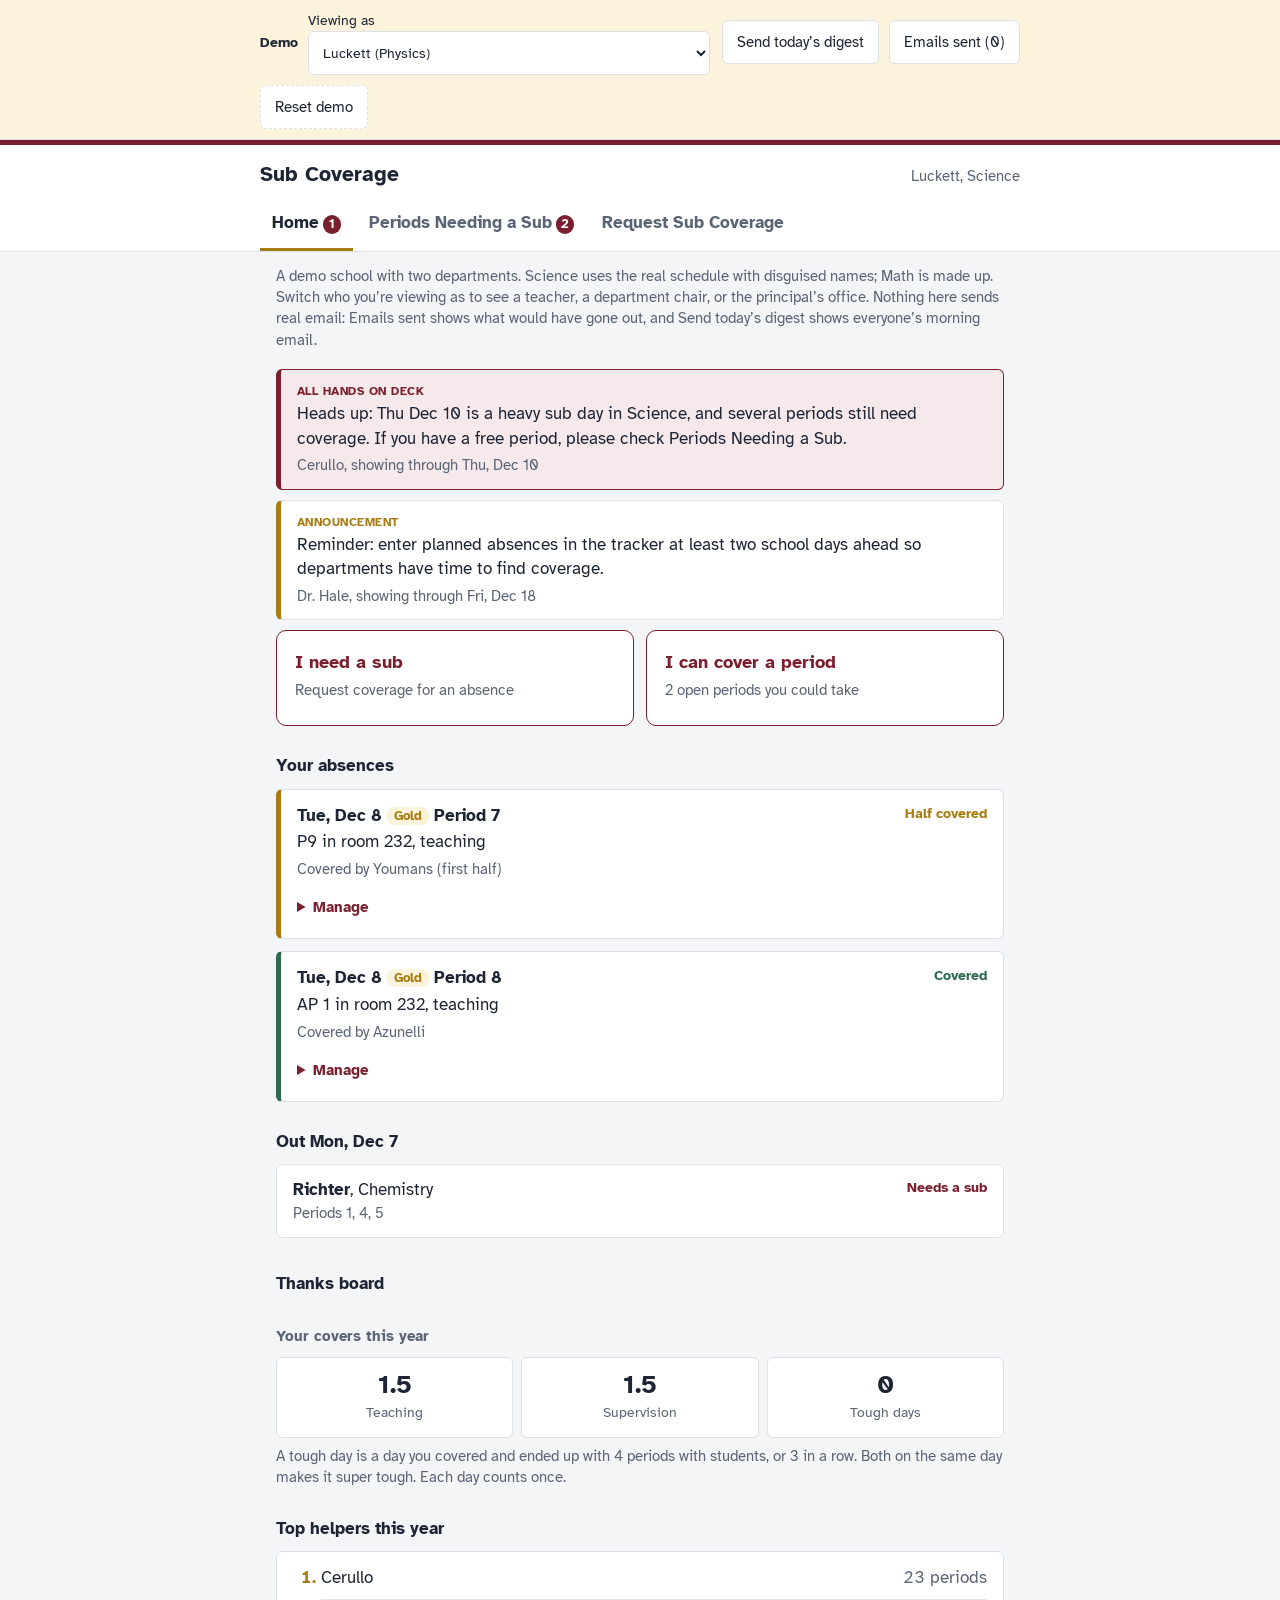
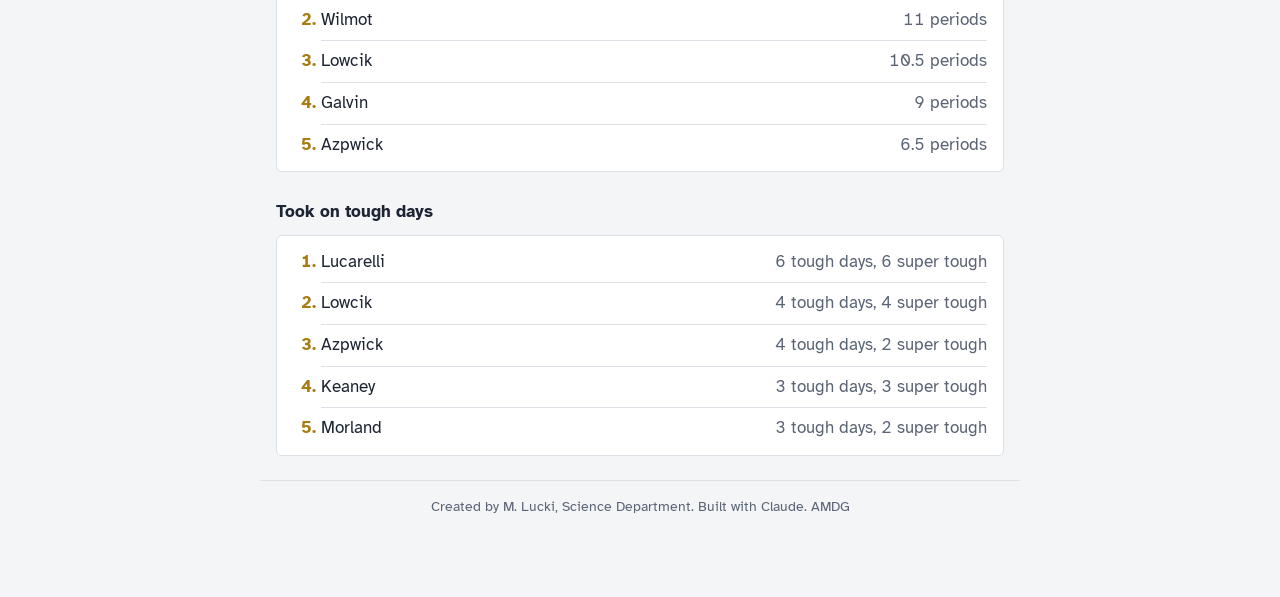
<file: sub-tracker/index.html>
<!DOCTYPE html>
<html lang="en">
<head>
<meta charset="utf-8">
<meta name="viewport" content="width=device-width, initial-scale=1, viewport-fit=cover">
<title>Sub Coverage – Demo</title>
<meta name="robots" content="noindex">
<meta name="color-scheme" content="light only">
<link rel="preconnect" href="https://fonts.googleapis.com">
<link href="https://fonts.googleapis.com/css2?family=Atkinson+Hyperlegible:wght@400;700&display=swap" rel="stylesheet">
<style>
:root{
  --bg:#F4F5F7; --surface:#FFFFFF; --ink:#1D2433; --muted:#5B6475; --line:#DCE0E7;
  --maroon:#7A1F2E; --maroon-soft:#F6E9EB; --gold:#A87C12; --gold-soft:#FBF3DC;
  --ok:#2E6B4E; --ok-soft:#E5F2EA; --warn:#9A5200; --cell:#2A3142;
  --need:#2F5E9E; --can:#2E7D4F; --classfill:#C9CED7; --stripe:#9AA2AF;
  color-scheme:light;
}
/* Light mode only, on purpose */
*{box-sizing:border-box}
:root{box-sizing:border-box;padding-top:env(safe-area-inset-top,0px);padding-bottom:env(safe-area-inset-bottom,0px)}
html{scroll-padding-top:env(safe-area-inset-top,0px)}
.demobar{background:var(--gold-soft);border-bottom:1px solid var(--line);padding:10px 16px}
.demobar .in{max-width:760px;margin:0 auto;display:flex;flex-wrap:wrap;gap:10px;align-items:center}
.demobar b{font-size:.9rem}
.demobar select{width:auto;min-width:210px;padding:8px 10px;min-height:44px}
.demobar .grow{flex:1}
.intro{max-width:760px;margin:14px auto 0;padding:0 16px;color:var(--muted);font-size:.92rem}
.mailpanel{position:fixed;inset:0;background:rgba(0,0,0,.45);display:none;z-index:20;padding:calc(env(safe-area-inset-top,0px) + 16px) 12px 16px}
.mailpanel.open{display:block}
.mailbox{max-width:640px;margin:0 auto;max-height:100%;overflow:auto;background:var(--surface);border-radius:10px;border:1px solid var(--line)}
.mailhead{position:sticky;top:0;background:var(--surface);display:flex;justify-content:space-between;align-items:center;padding:12px 16px;border-bottom:1px solid var(--line)}
.mail{padding:12px 16px;border-bottom:1px solid var(--line);font-size:.92rem}
.mail .to{color:var(--muted);font-size:.85rem}
.mail .body{margin-top:6px}
.mail .body ul{margin:6px 0;padding-left:20px}
.mail .body a{color:var(--maroon)}
body{margin:0;background:var(--bg);color:var(--ink);
  font:17px/1.45 "Atkinson Hyperlegible",-apple-system,"Segoe UI",Roboto,sans-serif;-webkit-text-size-adjust:100%}
header{background:var(--surface);border-top:5px solid var(--maroon);border-bottom:1px solid var(--line);padding:14px 18px 0}
.top{max-width:760px;margin:0 auto;display:flex;align-items:baseline;justify-content:space-between;gap:12px;flex-wrap:wrap}
h1{font-size:1.3rem;margin:0}
#who{color:var(--muted);font-size:.95rem}
nav{max-width:760px;margin:12px auto 0;display:flex;gap:4px;overflow-x:auto}
nav button{border:0;background:none;color:var(--muted);font:inherit;font-weight:700;padding:10px 12px 12px;
  border-bottom:3px solid transparent;cursor:pointer;white-space:nowrap;border-radius:0;min-height:44px}
nav button[aria-current="true"]{color:var(--ink);border-bottom-color:var(--gold)}
.badge{display:inline-block;min-width:1.4em;padding:0 .35em;margin-left:4px;border-radius:9px;background:var(--maroon);color:var(--surface);font-size:.8rem;text-align:center}
main{max-width:760px;margin:0 auto;padding:18px 16px 24px}
footer{max-width:760px;margin:0 auto;padding:16px 16px 80px;border-top:1px solid var(--line);color:var(--muted);font-size:.85rem;text-align:center}
h2{font-size:1.05rem;margin:28px 0 10px}
h2:first-child{margin-top:4px}
.hint{color:var(--muted);font-size:.92rem;margin:0 0 12px}
.slot{background:var(--surface);border:1px solid var(--line);border-left:5px solid var(--maroon);border-radius:6px;padding:14px 16px;margin-bottom:12px}
.slot.half{border-left-color:var(--gold)}
.slot.done{border-left-color:var(--ok)}
.when{font-weight:700}
.day{font-size:.8rem;font-weight:700;padding:1px 8px;border-radius:10px;margin:0 4px;vertical-align:1px}
.day.maroon{background:var(--maroon-soft);color:var(--maroon)}
.day.gold{background:var(--gold-soft);color:var(--gold)}
.what{margin-top:2px}
.meta{color:var(--muted);font-size:.92rem;margin-top:4px}
.notes{margin-top:8px;font-size:.95rem;overflow-wrap:anywhere}
.notes a{color:var(--maroon)}
.tags{display:flex;flex-wrap:wrap;gap:6px;margin-top:8px}
.tag{font-size:.82rem;padding:2px 9px;border-radius:10px;border:1px solid var(--line);color:var(--muted)}
.tag.sub{border-color:var(--ok);color:var(--ok)}
.tag.same{border-color:var(--gold);color:var(--gold)}
.warn{color:var(--warn);font-size:.92rem;margin-top:6px;font-weight:700}
.status{float:right;font-size:.85rem;font-weight:700;color:var(--maroon)}
.half .status{color:var(--gold)} .done .status{color:var(--ok)}
.actions{display:flex;flex-wrap:wrap;gap:8px;margin-top:12px}
button{font:inherit;font-size:.95rem;padding:10px 14px;min-height:44px;border-radius:6px;border:1px solid var(--line);
  background:var(--surface);color:var(--ink);cursor:pointer}
button.primary{background:var(--maroon);border-color:var(--maroon);color:var(--surface);font-weight:700}
button.quiet{border-style:dashed}
button.danger{color:var(--maroon)}
button.small{min-height:36px;padding:6px 12px;font-size:.88rem}
button:focus-visible,input:focus-visible,textarea:focus-visible,select:focus-visible,summary:focus-visible{outline:3px solid var(--gold);outline-offset:2px}
body.busy button{opacity:.55;pointer-events:none}
/* While the app is waiting on Google, say so (shown after a short delay so quick taps don't flash it) */
body.busy::after{content:"One moment…";position:fixed;top:14px;left:50%;transform:translateX(-50%);z-index:30;
  background:var(--ink);color:var(--surface);padding:10px 20px;border-radius:22px;font-weight:700;font-size:.95rem;
  box-shadow:0 4px 14px rgba(0,0,0,.18);animation:waitin .2s ease-out .35s both}
@keyframes waitin{from{opacity:0}to{opacity:1}}

/* Day strip: the person's day with this cover added */
.strip{display:inline-flex;gap:3px;margin-top:8px;vertical-align:middle}
.cell{width:30px;height:30px;border-radius:4px;border:1.5px solid var(--cell);position:relative;display:flex;align-items:center;justify-content:center;font-size:.72rem;font-weight:700;color:var(--muted)}
.cell i{position:absolute;top:-1px;left:3px;font-style:normal;font-size:.6rem;font-weight:400;color:var(--muted)}
.cell.class{background:var(--classfill);border-color:var(--classfill)}
.cell.cover{background:repeating-linear-gradient(45deg,var(--stripe) 0 3px,transparent 3px 7px);border-color:var(--stripe);border-style:dashed}
.cell.new{background:var(--can);border-color:var(--can)}
.cell.class i{color:var(--ink)}
.cell.new i{color:var(--surface)}
.cell.lunch{border-style:dotted}
.legend{display:flex;flex-wrap:wrap;gap:14px;font-size:.85rem;color:var(--muted);margin:-4px 0 14px}
.legend span{display:inline-flex;align-items:center;gap:6px}
.legend .cell{width:16px;height:16px}

.people{list-style:none;padding:0;margin:8px 0 0}
.people li{padding:10px 0;border-top:1px solid var(--line)}
.people li:first-child{border-top:0}
.person{display:flex;justify-content:space-between;gap:10px;align-items:center;flex-wrap:wrap}
details{margin-top:10px}
summary{cursor:pointer;font-weight:700;color:var(--maroon);padding:6px 0}

/* Request form */
.field{margin-bottom:16px}
.field label{display:block;font-weight:700;margin-bottom:6px}
input[type=date],input[type=month],textarea,input[type=text],select{font:inherit;width:100%;padding:10px 12px;border:1px solid var(--line);border-radius:6px;background:var(--surface);color:var(--ink)}
textarea{min-height:70px;resize:vertical}
.seg{display:inline-flex;border:1px solid var(--line);border-radius:6px;overflow:hidden}
.seg button{border:0;border-radius:0;min-width:96px}
.seg button + button{border-left:1px solid var(--line)}
.seg button[aria-pressed="true"]{background:var(--ink);color:var(--surface);font-weight:700}
.dayblock{border:1px solid var(--line);border-radius:8px;padding:14px;margin-bottom:14px;background:var(--bg)}
.dayhead{display:flex;justify-content:space-between;align-items:center;margin-bottom:10px}
.prow{background:var(--surface);border:1px solid var(--line);border-radius:6px;padding:12px 14px;margin-bottom:8px}
.prow.on{border-color:var(--maroon);box-shadow:inset 4px 0 0 var(--maroon)}
.prow .ptoggle{width:100%;text-align:left;border:0;padding:4px 0;min-height:40px;background:none;display:flex;justify-content:space-between;align-items:center}
.check{width:24px;height:24px;border:2px solid var(--line);border-radius:5px;display:inline-flex;align-items:center;justify-content:center;font-weight:700;flex:none}
.on .check{background:var(--maroon);border-color:var(--maroon);color:var(--surface)}
.pdetail{margin-top:10px;display:grid;gap:10px}
.inline{display:flex;align-items:center;gap:10px;font-weight:400}
.inline input{width:22px;height:22px}

/* Home: the two main tasks */
.bigbtns{display:grid;grid-template-columns:1fr 1fr;gap:12px;margin:4px 0 8px}
@media (max-width:560px){.bigbtns{grid-template-columns:1fr}}
.big{display:flex;flex-direction:column;align-items:flex-start;gap:4px;text-align:left;padding:18px;min-height:96px;border:1.5px solid var(--maroon);border-radius:10px;background:var(--surface)}
.big b{font-size:1.15rem;color:var(--maroon)}
.big span{color:var(--muted);font-size:.92rem}
details.myday{margin-top:8px}
details.myday summary{font-size:.9rem;padding:4px 0}
details.manage summary{font-size:.95rem}

/* Home: announcements + who's out */
.ann{background:var(--surface);border:1px solid var(--line);border-left:5px solid var(--gold);border-radius:6px;padding:12px 16px;margin-bottom:10px}
.ann.urgent{border-color:var(--maroon);border-left-width:5px;background:var(--maroon-soft)}
.ann .lvl{font-size:.78rem;font-weight:700;letter-spacing:.04em;text-transform:uppercase;color:var(--gold)}
.ann.urgent .lvl{color:var(--maroon)}
.ann .msg{margin-top:2px;white-space:pre-wrap;overflow-wrap:anywhere}
.ann .msg a{color:var(--maroon)}
.outlist{background:var(--surface);border:1px solid var(--line);border-radius:6px;list-style:none;margin:0;padding:4px 16px}
.outlist li{padding:9px 0;border-top:1px solid var(--line);display:flex;justify-content:space-between;gap:10px;flex-wrap:wrap}
.outlist li:first-child{border-top:0}
.ok{color:var(--ok);font-weight:700;font-size:.88rem}
.needs{color:var(--maroon);font-weight:700;font-size:.88rem}
.callout{display:flex;justify-content:space-between;align-items:center;gap:12px;flex-wrap:wrap;background:var(--surface);border:1px solid var(--line);border-radius:6px;padding:12px 16px}

/* Calendar view of periods needing a sub */
.calday{background:var(--surface);border:1px solid var(--line);border-radius:6px;padding:12px 14px;margin-bottom:10px}
.calrow{display:grid;grid-template-columns:7.5em 1fr;align-items:center;gap:8px;margin-top:8px}
.calrow .lab{font-size:.85rem;color:var(--muted)}
.chips{display:flex;gap:6px}
.chip{width:38px;height:38px;border-radius:6px;border:1.5px solid var(--line);display:flex;align-items:center;justify-content:center;font-weight:700;position:relative;color:var(--muted);font-size:.9rem}
.chip.need{background:var(--need);border-color:var(--need);color:var(--surface)}
.chip.can{background:var(--can);border-color:var(--can);color:var(--surface)}
.chip.class{background:var(--classfill);border-color:var(--classfill);color:var(--ink)}
.chip.cover{background:repeating-linear-gradient(45deg,var(--stripe) 0 4px,transparent 4px 9px);border-color:var(--stripe);border-style:dashed;color:var(--ink)}
.chip.lunch{border-style:dotted}
.chip.lunch::after{content:"L";position:absolute;bottom:1px;right:4px;font-size:.6rem;font-weight:400}
.chip.free{opacity:.6}
.outday{font-size:.9rem;color:var(--muted);font-style:italic}
.chip sup{position:absolute;top:-7px;right:-7px;background:var(--ink);color:var(--surface);border-radius:9px;font-size:.68rem;min-width:18px;height:18px;line-height:18px;text-align:center;padding:0 4px}
.filterbar{display:flex;justify-content:space-between;align-items:center;gap:10px;flex-wrap:wrap;background:var(--gold-soft);border-radius:6px;padding:8px 12px;margin-bottom:12px}

/* Thanks board */
.stats{display:grid;grid-template-columns:repeat(3,1fr);gap:8px}
.stat{background:var(--surface);border:1px solid var(--line);border-radius:6px;padding:12px;text-align:center}
.stat b{display:block;font-size:1.6rem;line-height:1.2}
.stat span{color:var(--muted);font-size:.85rem}
ol.board{background:var(--surface);border:1px solid var(--line);border-radius:6px;margin:0;padding:6px 16px 6px 44px}
ol.board li{padding:8px 0;border-top:1px solid var(--line)}
ol.board li:first-child{border-top:0}
ol.board li::marker{color:var(--gold);font-weight:700}
ol.board .n{float:right;font-variant-numeric:tabular-nums;color:var(--muted)}

.scroll{overflow-x:auto}
table{width:100%;border-collapse:collapse;background:var(--surface);border:1px solid var(--line)}
th,td{padding:9px 10px;text-align:left;border-bottom:1px solid var(--line);white-space:nowrap}
th{font-size:.85rem;color:var(--muted)}
td.n,th.n{text-align:right;font-variant-numeric:tabular-nums}
tr.me td{background:var(--gold-soft);font-weight:700}
.empty{color:var(--muted);background:var(--surface);border:1px dashed var(--line);border-radius:6px;padding:18px;text-align:center}
/* Month calendar (admins): school days Monday to Friday */
.monthbar{display:flex;align-items:center;justify-content:space-between;gap:8px;margin:4px 0 10px}
.monthbar h2{margin:0;text-align:center;flex:1}
.msum{color:var(--muted);font-size:.92rem;margin:0 0 10px}
.mgrid{display:grid;grid-template-columns:repeat(5,minmax(0,1fr));gap:4px}
.mgrid .wd{font-size:.8rem;color:var(--muted);text-align:center;font-weight:700;padding-bottom:2px}
.mcell{display:flex;flex-direction:column;align-items:flex-start;gap:2px;min-height:78px;padding:6px 7px;border:1px solid var(--line);border-radius:6px;
  background:var(--surface);text-align:left;font-size:.85rem;position:relative;min-width:0}
.mcell.blank{border:0;background:none}
.mcell .dn{font-weight:700;font-size:.95rem;line-height:1.1}
.mcell .dt{position:absolute;top:6px;right:7px;font-size:.7rem;font-weight:700}
.mcell .dt.maroon{color:var(--maroon)} .mcell .dt.gold{color:var(--gold)}
.mcell .cnt{font-size:1.25rem;font-weight:700;line-height:1.1;margin-top:auto}
.mcell .cnt small{font-size:.75rem;font-weight:400;color:var(--muted);margin-left:3px}
.mcell .gap{font-size:.75rem;font-weight:700;color:var(--maroon);white-space:nowrap}
.mcell.l1{background:#FBF3DC} .mcell.l2{background:#F4E2B0} .mcell.l3{background:#EBCD7C}
.mcell.off{background:repeating-linear-gradient(45deg,var(--bg) 0 6px,var(--surface) 6px 12px);color:var(--muted)}
.mcell.off .cnt{font-size:.75rem;font-weight:400}
.mcell.past{opacity:.85}
.mcell.today{box-shadow:inset 0 0 0 2px var(--ink)}
.mcell[aria-pressed="true"]{box-shadow:inset 0 0 0 3px var(--maroon)}
.mcell.needs::after{content:"";position:absolute;bottom:7px;right:7px;width:10px;height:10px;border-radius:50%;background:var(--maroon)}
.mlegend{display:flex;flex-wrap:wrap;gap:12px;font-size:.82rem;color:var(--muted);margin:10px 0 0}
.mlegend span{display:inline-flex;align-items:center;gap:6px}
.mlegend i{display:inline-block;width:16px;height:16px;border-radius:4px;border:1px solid var(--line)}
@media (max-width:560px){ .mcell{min-height:62px;padding:5px} .mcell .cnt small,.mcell .gap{display:none} .mcell .dt{top:5px;right:5px} }
.dayview{margin-top:18px;background:var(--surface);border:1px solid var(--line);border-top:4px solid var(--gold);border-radius:6px;padding:14px 16px}
.dayview h2{margin:0 0 4px}
.dgroup{border-top:1px solid var(--line);padding:12px 0 6px}
.dgroup:first-of-type{border-top:0}
.dgroup .gh{display:flex;justify-content:space-between;gap:8px;flex-wrap:wrap;align-items:baseline;margin-bottom:6px}
.drow{display:grid;grid-template-columns:3.2em 1fr;gap:4px 10px;padding:6px 0;border-top:1px dashed var(--line)}
.drow:first-of-type{border-top:0}
.drow .pn{font-weight:700;color:var(--muted)}
.drow.wide{grid-template-columns:5.5em 1fr}
.drow .cov{grid-column:2;font-size:.92rem}
.drow .cov .bk{color:var(--muted)}
.dnone{color:var(--muted);font-size:.9rem;padding:4px 0}
#toast{position:fixed;left:50%;bottom:20px;transform:translateX(-50%);max-width:92%;background:var(--ink);color:var(--surface);
  padding:12px 18px;border-radius:8px;font-size:.95rem;display:none;z-index:9}
#toast.err{background:var(--maroon)}
</style>
</head>
<body>

<div class="demobar"><div class="in">
  <b>Demo</b><label for="as" class="grow" style="font-size:.9rem">Viewing as
  <select id="as"></select></label>
  <button id="digestbtn">Send today’s digest</button>
  <button id="mailbtn">Emails sent (<span id="mailn">0</span>)</button>
  <button id="resetbtn" class="quiet">Reset demo</button>
</div></div>
<header>
  <div class="top"><h1>Sub Coverage</h1><div id="who"></div></div>
  <nav id="nav"></nav>
</header>
<p class="intro">A demo school with two departments. Science uses the real schedule with disguised names; Math is made up. Switch who you’re viewing as to see a teacher, a department chair, or the principal’s office. Nothing here sends real email: Emails sent shows what would have gone out, and Send today’s digest shows everyone’s morning email.</p>
<main id="view"><p class="hint">Loading…</p></main>
<footer>Created by M. Lucki, Science Department. Built with Claude. AMDG</footer>
<div class="mailpanel" id="mailpanel"><div class="mailbox"><div class="mailhead"><b>Emails the app would have sent</b><button id="mailclose">Close</button></div><div id="maillist"></div></div></div>
<div id="toast" role="status"></div>


<script>
/* ===== Demo environment: stands in for Google Sheets, Gmail and sign-in ===== */
var DEMO_USER = 'lucki@demo.school';
var DEMO_OWNER = 'lucki@demo.school';
var DEMO_MAIL = [];
function DemoSheet(name){this.name=name;this.d=[];}
DemoSheet.prototype={
  getName:function(){return this.name;},
  getLastRow:function(){var n=this.d.length;while(n>0&&this.d[n-1].every(function(v){return v===''||v==null;}))n--;return n;},
  getMaxRows:function(){return Math.max(1000,this.d.length);},
  ensure:function(r,c){while(this.d.length<r)this.d.push([]);this.d.forEach(function(row){while(row.length<c)row.push('');});},
  getRange:function(r,c,nr,nc){nr=nr||1;nc=nc||1;var s=this;s.ensure(r+nr-1,c+nc-1);
    return{getValues:function(){return s.d.slice(r-1,r-1+nr).map(function(row){return row.slice(c-1,c-1+nc);});},
      getDisplayValues:function(){return this.getValues().map(function(row){return row.map(function(v){return v==null?'':String(v);});});},
      setValues:function(v){v.forEach(function(row,i){row.forEach(function(x,j){s.d[r-1+i][c-1+j]=x;});});return this;},
      setValue:function(x){s.d[r-1][c-1]=x;return this;},
      setFontWeight:function(){return this;},setNumberFormat:function(){return this;},
      clearContent:function(){for(var i=0;i<nr;i++)for(var j=0;j<nc;j++)s.d[r-1+i][c-1+j]='';return this;}};},
  appendRow:function(row){var n=this.getLastRow();this.ensure(n+1,row.length);var s=this;row.forEach(function(x,j){s.d[n][j]=x;});},
  setFrozenRows:function(){},clear:function(){this.d=[];}
};
var DEMO_SS={sheets:{},getSheetByName:function(n){return this.sheets[n]||null;},insertSheet:function(n){return this.sheets[n]=new DemoSheet(n);},getSheets:function(){var o=this.sheets;return Object.keys(o).map(function(k){return o[k];});}};
var SpreadsheetApp={getActiveSpreadsheet:function(){return DEMO_SS;},flush:function(){},getUi:function(){return{alert:function(){}};}};
var Session={getScriptTimeZone:function(){return 'local';},getActiveUser:function(){return{getEmail:function(){return DEMO_USER;}};},getEffectiveUser:function(){return{getEmail:function(){return DEMO_OWNER;}};}};
var Utilities={
  getUuid:function(){return (Math.random().toString(16).slice(2)+'00000000').slice(0,12);},
  formatDate:function(d,tz,f){var p=function(n){return('0'+n).slice(-2);};
    var DN=['Sun','Mon','Tue','Wed','Thu','Fri','Sat'],MN=['Jan','Feb','Mar','Apr','May','Jun','Jul','Aug','Sep','Oct','Nov','Dec'];
    if(f==='yyyy-MM-dd')return d.getFullYear()+'-'+p(d.getMonth()+1)+'-'+p(d.getDate());
    if(f==='EEE MMM d')return DN[d.getDay()]+' '+MN[d.getMonth()]+' '+d.getDate();
    return d.getFullYear()+'-'+p(d.getMonth()+1)+'-'+p(d.getDate())+' '+p(d.getHours())+':'+p(d.getMinutes());}
};
var MailApp={sendEmail:function(o){DEMO_MAIL.unshift({to:o.to,subject:o.subject,html:o.htmlBody,from:o.name,replyTo:o.replyTo||'',at:new Date()});}};
var ScriptApp={getService:function(){return{getUrl:function(){return '#';}};}};
var DEMO_PROPS={};
var PropertiesService={getScriptProperties:function(){return{getProperty:function(k){return DEMO_PROPS[k]||null;},setProperty:function(k,v){DEMO_PROPS[k]=v;}};}};
var LockService={getScriptLock:function(){return{waitLock:function(){},releaseLock:function(){}};}};

/** @OnlyCurrentDoc */
// Sub Coverage Tracker, created by M. Lucki (built with Claude)
/**
 * Google Apps Script, bound to a Google Sheet. See SETUP.md and TESTING.md.
 *
 * Tabs you edit:   Schedule tabs (pasted, one per department: "Schedule - Science"), Roster, Calendar, Settings
 * Tabs the app writes: Slots, Signups, Announcements, Outbox (emails waiting for the digest), Payroll YYYY-MM (reports)
 */

const CONFIG = {
  SCHEDULE_PREFIX: 'Schedule',   // tabs named "Schedule" or "Schedule - <Department>"
  FIRST_TEACHER_ROW: 3,        // first teacher's top row
  ROWS_PER_TEACHER: 2,         // top row = class, bottom row = room
  NAME_COL: 1,                 // column A
  PERIOD_COLS: { 1: 2, 2: 3, 3: 4, 4: 5, 5: 6, 6: 8, 7: 9, 8: 10, 9: 11, 10: 12 }, // B–F, H–L
  DAYS: { Maroon: [1, 2, 3, 4, 5], Gold: [6, 7, 8, 9, 10] },
  LUNCH: { Maroon: [3, 4], Gold: [8, 9] },  // everyone gets one whole period of the two for lunch
  DEPT_PERIODS: { 'Science': 2, '': 2 },  // each department's shared planning period (label only)
  // Set up fills in Subject from class codes using these rules (first match wins).
  // Codes that match nothing are listed after Set up so you can fill them in by hand.
  SUBJECT_RULES: [
    [/^AP ?C$/i, 'Physics'],            // AP Physics C
    [/^AP ?1$/i, 'Physics'],
    [/^AP ?Chem/i, 'Chemistry'],
    [/^AP ?B(io)?$/i, 'Biology'],
    [/^(AP|H)?ES$/i, 'Environmental Science'],
    [/^IED$/i, 'Engineering'],          // Intro to Engineering Design
    [/^HAP$/i, 'Anatomy & Physiology'], // Honors Anatomy & Physiology
    [/^Bt$/i, 'Biotechnology'],
    [/^F$/i, 'Forensics'],
    [/^R$/i, 'Robotics'],
    [/^Video/i, 'Video Production'],
    [/^Makers?$/i, 'Makers'],
    [/^(H |AP )?(Alg|Geo|Precalc|Calc|Stats|Discrete)/i, 'Math'],
    [/^P\d/i, 'Physics'],
    [/^B\d/i, 'Biology'],
    [/^C\d/i, 'Chemistry']
  ],
  IGNORE_CODES: /^(sub|osh)$/i         // duties, not classes (Help Lab is detected from the second line)
};

const TABLES = {
  roster: {
    name: 'Roster', text: true,
    headers: ['Teacher #', 'Name', 'Email', 'Subject', 'Maroon Lunch', 'Gold Lunch', 'Active', 'Role', 'Department', 'Emails'],
    keys: ['num', 'name', 'email', 'subject', 'lunchMaroon', 'lunchGold', 'active', 'role', 'dept', 'emailPref']
  },
  slots: {
    name: 'Slots', text: true,
    headers: ['Slot ID', 'Request ID', 'Created', 'Requester', 'Date', 'Day', 'Period', 'Class', 'Room', 'Type', 'Notes', 'Status', 'Created By'],
    keys: ['id', 'requestId', 'created', 'requester', 'date', 'day', 'period', 'cls', 'room', 'type', 'notes', 'status', 'createdBy']
  },
  signups: {
    name: 'Signups', text: true,
    headers: ['Signup ID', 'Slot ID', 'Email', 'Kind', 'Created', 'Status', 'Assigned By', 'Periods With Students', 'In A Row', 'Tough'],
    keys: ['id', 'slotId', 'email', 'kind', 'created', 'status', 'assignedBy', 'loadTotal', 'loadRun', 'tough']
  },
  announcements: {
    name: 'Announcements', text: true,
    headers: ['ID', 'Created', 'Posted By', 'Message', 'Level', 'Show Until', 'Status', 'Department'],
    keys: ['id', 'created', 'by', 'message', 'level', 'until', 'status', 'dept']
  },
  outbox: {
    name: 'Outbox', text: true,
    headers: ['ID', 'Created', 'To', 'Subject', 'Lines', 'Intro', 'Status'],
    keys: ['id', 'created', 'to', 'subject', 'lines', 'intro', 'status']
  },
  calendar: { name: 'Calendar', headers: ['Date', 'Day'], keys: ['date', 'day'] },
  settings: { name: 'Settings', headers: ['Setting', 'Value', 'Notes'], keys: ['key', 'value', 'notes'] }
};

const DEFAULT_SETTINGS = [
  ['Sender name', 'Sub Coverage', 'Name shown as the sender on every email'],
  ['Reply-to email', '', 'Replies to tracker emails go here (for example the department chair). Blank = whoever deployed it.'],
  ['Reminder days before', '2', 'Requesters and admins get a morning email about uncovered periods this many days out'],
  ['Count covers since', '', 'Tally and thanks board only count covers on or after this date. Change it each semester.'],
  ['Thanks board size', '5', 'How many names each thanks list shows'],
  ['Email delivery', 'Daily digest', '"Daily digest" bundles most emails into one or two a day. "Instant" sends each one right away. Anything about today or the next school day always goes out instantly. Anyone can be switched with the Roster’s Emails column.'],
  ['Digest hours', '6', 'When the digest goes out, as hours on a 24-hour clock: "6" is about 6 AM, "6, 15" is 6 AM and 3 PM. Rerun Turn on daily emails after changing this.']
];

const KINDS = { FULL: 'Full', FIRST: 'First half', SECOND: 'Second half', BACKUP: 'Backup' };

/* ---------- Entry points ---------- */

function onOpen() {
  SpreadsheetApp.getUi().createMenu('Sub Tracker')
    .addItem('Set up / refresh roster from Schedule', 'setupTracker')
    .addItem('Fill calendar with Maroon/Gold days', 'fillCalendar')
    .addItem('Turn on daily emails', 'installDailyTrigger')
    .addToUi();
}

function doGet() {
  return HtmlService.createHtmlOutputFromFile('Index')
    .setTitle('Sub Coverage')
    .addMetaTag('viewport', 'width=device-width, initial-scale=1');
}

/* ---------- Small helpers ---------- */

function tz_() { return Session.getScriptTimeZone(); }
function fmtDate_(d) { return Utilities.formatDate(d, tz_(), 'yyyy-MM-dd'); }
function today_() { return fmtDate_(new Date()); }
function nowStr_() { return Utilities.formatDate(new Date(), tz_(), 'yyyy-MM-dd HH:mm'); }
function newId_() { return Utilities.getUuid().slice(0, 8); }
function pad2_(n) { return ('0' + n).slice(-2); }
function dateObj_(s) { const p = s.split('-').map(Number); return new Date(p[0], p[1] - 1, p[2], 12); }
function niceDate_(s) { return Utilities.formatDate(dateObj_(s), tz_(), 'EEE MMM d'); }
function ordinal_(n) { return n + (n === 1 ? 'st' : n === 2 ? 'nd' : n === 3 ? 'rd' : 'th'); }
function esc_(s) { return String(s).replace(/[&<>"]/g, c => ({ '&': '&amp;', '<': '&lt;', '>': '&gt;', '"': '&quot;' }[c])); }

// Accepts Date objects, 2026-11-20, 11/20/2026, 11/20/26
function normDate_(v) {
  if (v instanceof Date) return fmtDate_(v);
  const s = String(v || '').trim();
  let m = s.match(/^(\d{4})-(\d{1,2})-(\d{1,2})$/);
  if (m) return m[1] + '-' + pad2_(m[2]) + '-' + pad2_(m[3]);
  m = s.match(/^(\d{1,2})\/(\d{1,2})\/(\d{2,4})$/);
  if (m) { let y = Number(m[3]); if (y < 100) y += 2000; return y + '-' + pad2_(m[1]) + '-' + pad2_(m[2]); }
  return '';
}

function withLock_(fn) {
  const lock = LockService.getScriptLock();
  lock.waitLock(20000);
  try { return cached_(fn); } finally { lock.releaseLock(); }
}

// Speed: every small read of the sheet takes about a tenth of a second, so during one
// action (opening the app, posting a request) each tab is read once and remembered.
// Writing to a tab forgets it, so the next read is fresh. Nothing is kept between actions.
let CACHE_ = null;
function cached_(fn) {
  if (CACHE_) return fn();
  CACHE_ = {};
  try { return fn(); } finally { CACHE_ = null; }
}
function forget_(name) { if (CACHE_) { delete CACHE_['rows:' + name]; delete CACHE_.schedule; } }

/* ---------- Sheet tables ---------- */

function table_(t) {
  if (CACHE_ && CACHE_['sheet:' + t.name]) return CACHE_['sheet:' + t.name];
  const ss = SpreadsheetApp.getActiveSpreadsheet();
  let sh = ss.getSheetByName(t.name);
  const fresh = !sh;
  if (fresh) sh = ss.insertSheet(t.name);
  const cur = sh.getRange(1, 1, 1, t.headers.length).getValues()[0].map(String);
  if (fresh || cur.join('|') !== t.headers.join('|')) {
    sh.getRange(1, 1, 1, t.headers.length).setValues([t.headers]).setFontWeight('bold');
    sh.setFrozenRows(1);
    // Plain text so dates and periods aren't reformatted
    if (t.text && sh.getMaxRows() > 1) sh.getRange(2, 1, sh.getMaxRows() - 1, t.headers.length).setNumberFormat('@');
  }
  if (CACHE_) CACHE_['sheet:' + t.name] = sh;
  return sh;
}

function readTable_(t) {
  const key = 'rows:' + t.name;
  if (CACHE_ && CACHE_[key]) return CACHE_[key].map(o => Object.assign({}, o)); // copies: callers add fields
  // Read the header and the rows in one go; only fix up the tab (table_) if its header is wrong
  let sh = CACHE_ && CACHE_['sheet:' + t.name] || SpreadsheetApp.getActiveSpreadsheet().getSheetByName(t.name);
  let all = sh ? sh.getRange(1, 1, Math.max(sh.getLastRow(), 1), t.keys.length).getValues() : null;
  if (!all || all[0].slice(0, t.headers.length).map(String).join('|') !== t.headers.join('|')) {
    sh = table_(t);
    all = sh.getRange(1, 1, Math.max(sh.getLastRow(), 1), t.keys.length).getValues();
  } else if (CACHE_) CACHE_['sheet:' + t.name] = sh;
  const rows = all.slice(1).map((r, i) => {
    const o = { _row: i + 2 };
    t.keys.forEach((k, j) => { o[k] = r[j] instanceof Date ? fmtDate_(r[j]) : String(r[j]).trim(); });
    return o;
  }).filter(o => o[t.keys[0]] !== '');
  if (CACHE_) CACHE_[key] = rows.map(o => Object.assign({}, o));
  return rows;
}

function appendRow_(t, obj) {
  forget_(t.name);
  table_(t).appendRow(t.keys.map(k => (obj[k] === undefined ? '' : String(obj[k]))));
}

function setCells_(t, row, obj) {
  forget_(t.name);
  const sh = table_(t);
  Object.keys(obj).forEach(k => sh.getRange(row, t.keys.indexOf(k) + 1).setValue(String(obj[k])));
}

let SETTINGS_ = null;
function settings_() {
  if (SETTINGS_) return SETTINGS_;
  const s = {};
  DEFAULT_SETTINGS.forEach(d => { s[d[0]] = d[1]; });
  readTable_(TABLES.settings).forEach(r => { if (r.value !== '') s[r.key] = r.value; });
  SETTINGS_ = {
    senderName: s['Sender name'] || 'Sub Coverage',
    replyTo: String(s['Reply-to email'] || '').trim(),
    remindDays: Number(s['Reminder days before']) || 2,
    since: normDate_(s['Count covers since']),
    boardSize: Number(s['Thanks board size']) || 5,
    emailMode: /instant/i.test(s['Email delivery'] || '') ? 'instant' : 'digest',
    digestHours: String(s['Digest hours'] || '6').split(/[^0-9]+/).filter(x => x !== '').map(Number).filter(h => h >= 0 && h < 24)
  };
  return SETTINGS_;
}

function ensureSettings_() {
  const have = {};
  readTable_(TABLES.settings).forEach(r => { have[r.key] = 1; });
  DEFAULT_SETTINGS.forEach(d => { if (!have[d[0]]) { forget_(TABLES.settings.name); table_(TABLES.settings).appendRow(d); } });
}

function calendarMap_() {
  const m = {};
  readTable_(TABLES.calendar).forEach(r => {
    const d = normDate_(r.date), v = String(r.day || '').trim();
    if (!d || !v) return;
    m[d] = /^m/i.test(v) ? 'Maroon' : /^g/i.test(v) ? 'Gold' : 'No school';
  });
  return m;
}

// First school day on or after start (skips weekends and "No school" days)
function schoolDayFrom_(cal, start) {
  const d = dateObj_(start);
  for (let i = 0; i < 21; i++) {
    const s = fmtDate_(d), wd = d.getDay();
    if (wd > 0 && wd < 6 && cal[s] !== 'No school') return s;
    d.setDate(d.getDate() + 1);
  }
  return start;
}

/* ---------- Schedule + roster ---------- */

// Reads every tab named "Schedule" or "Schedule - <Department>"
function readSchedule_() {
  if (CACHE_ && CACHE_.schedule) return CACHE_.schedule;
  const ss = SpreadsheetApp.getActiveSpreadsheet();
  const pre = CONFIG.SCHEDULE_PREFIX;
  const tabs = ss.getSheets().filter(sh => { const n = sh.getName().trim(); return n === pre || n.indexOf(pre + ' - ') === 0; });
  if (!tabs.length) throw new Error('No schedule tab found. Paste each department’s schedule into a tab named like "' + pre + ' - Science".');
  const lastCol = Math.max.apply(null, Object.keys(CONFIG.PERIOD_COLS).map(p => CONFIG.PERIOD_COLS[p]));
  const teachers = [];
  let num = 1;
  tabs.forEach(sh => {
    const n = sh.getName().trim(), dept = n === pre ? '' : n.slice(pre.length + 3).trim();
    const vals = sh.getRange(1, 1, Math.max(sh.getLastRow(), 1), lastCol).getDisplayValues();
    for (let r = CONFIG.FIRST_TEACHER_ROW - 1; r < vals.length; r += CONFIG.ROWS_PER_TEACHER) {
      const top = vals[r], bot = vals[r + 1] || [];
      const cells = {};
      let any = false;
      Object.keys(CONFIG.PERIOD_COLS).forEach(p => {
        const c = CONFIG.PERIOD_COLS[p] - 1;
        const code = String(top[c] || '').trim(), detail = String(bot[c] || '').trim();
        cells[p] = { code, detail };
        if (code || detail) any = true;
      });
      const name = String(top[CONFIG.NAME_COL - 1] || '').trim();
      if (cells[1].code === '1' && cells[2].code === '2') break; // footer row of period numbers
      if (!any && !name) break;
      teachers.push({ num, name: name || ('Teacher ' + num), dept, cells });
      num++;
    }
  });
  if (CACHE_) CACHE_.schedule = teachers;
  return teachers;
}

function rosterKey_(dept, name) { return (String(dept || '') + '|' + String(name || '')).toLowerCase().trim(); }
function isHelpLab_(cell) { return !!cell && /help lab/i.test(cell.detail || cell.code || ''); }

// 'free' (blank), 'sub' (assigned sub period), or 'busy' (class, help lab, duty…)
function kind_(cell) {
  const text = cell ? (cell.code || cell.detail) : '';
  if (!text) return 'free';
  if (/^sub$/i.test(text)) return 'sub';
  return 'busy';
}

// Subjects from a teacher's class codes: { subjects: 'Physics, Engineering', unknown: ['R/R'] }
function guessSubjects_(t) {
  const found = [], unknown = [];
  Object.keys(t.cells).forEach(p => {
    const code = t.cells[p].code, detail = t.cells[p].detail;
    if (!code || CONFIG.IGNORE_CODES.test(code) || /help lab/i.test(detail)) return;
    // "F/F" or "Bt/F" = one class each semester; check each part
    code.split('/').map(x => x.trim()).filter(Boolean).forEach(part => {
      const rule = CONFIG.SUBJECT_RULES.find(r => r[0].test(part));
      if (rule) { if (found.indexOf(rule[1]) < 0) found.push(rule[1]); }
      else if (unknown.indexOf(part) < 0) unknown.push(part);
    });
  });
  return { subjects: found.join(', '), unknown };
}

// "B6 in room 221", but "9A Help Lab" or "Maker Space" when the second line isn't a room number
function where_(cls, room) {
  if (!room) return cls || 'class';
  return /\d/.test(room) ? (cls || 'class') + ' in room ' + room : (cls ? cls + ' ' : '') + room;
}

// Lunch is whichever of the two lunch periods isn't a class. A Help Lab marks the lunch period
// (it runs during lunch); a free period beats a Sub period. Blank if it can't tell.
function guessLunch_(t, day) {
  const score = c => isHelpLab_(c) ? 3 : kind_(c) === 'free' ? 2 : kind_(c) === 'sub' ? 1 : 0;
  const a = CONFIG.LUNCH[day][0], b = CONFIG.LUNCH[day][1];
  const sa = score(t.cells[a]), sb = score(t.cells[b]);
  if (sa === sb) return '';
  return String(sa > sb ? a : b);
}

function setupTracker() {
  Object.keys(TABLES).forEach(k => table_(TABLES[k]));
  ensureSettings_();
  const sched = readSchedule_();
  const old = {}, used = {};
  readTable_(TABLES.roster).forEach(r => { old[rosterKey_(r.dept, r.name)] = r; });
  const unknownCodes = [];
  const rows = sched.map(t => {
    const k = rosterKey_(t.dept, t.name), o = old[k] || {};
    used[k] = 1;
    const g = guessSubjects_(t);
    g.unknown.forEach(c => { if (unknownCodes.indexOf(c) < 0) unknownCodes.push(c); });
    return [t.num, t.name, o.email || '', o.subject || g.subjects, o.lunchMaroon || guessLunch_(t, 'Maroon'),
      o.lunchGold || guessLunch_(t, 'Gold'), o.active || 'Yes', o.role || '', t.dept, o.emailPref || ''].map(String);
  });
  // Keep people you added by hand who aren't on a schedule (for example the principal's office)
  let n = rows.length;
  Object.keys(old).forEach(k => {
    const o = old[k];
    if (used[k] || !o.email) return;
    rows.push([++n, o.name, o.email, o.subject, o.lunchMaroon, o.lunchGold, o.active || 'Yes', o.role, o.dept, o.emailPref].map(String));
  });
  const sh = table_(TABLES.roster);
  if (sh.getLastRow() > 1) sh.getRange(2, 1, sh.getLastRow() - 1, TABLES.roster.keys.length).clearContent();
  if (rows.length) sh.getRange(2, 1, rows.length, rows[0].length).setValues(rows);
  const unknown = rows.filter((r, i) => i < sched.length && (!r[4] || !r[5])).length;
  const depts = sched.map(t => t.dept).filter((d, i, a) => d && a.indexOf(d) === i);
  SpreadsheetApp.getUi().alert('Found ' + sched.length + ' teachers' + (depts.length ? ' in ' + depts.join(', ') : '') + '.' +
    '\n\nOn the Roster tab, fill in Email for each person and check their Subject. In Role, type Admin for each department chair and Master for anyone (such as the principal’s office) who should see every department.' +
    ' People who aren’t on a schedule can be added as extra rows; give them a Department.' +
    (unknown ? '\n\n' + unknown + ' people have a blank lunch period (the app couldn’t tell which lunch period is theirs). Fill in 3 or 4 (Maroon) and 8 or 9 (Gold).' : '') +
    (unknownCodes.length ? '\n\nThese class codes didn’t match a subject, so check those teachers’ Subject by hand: ' + unknownCodes.join(', ') : '') +
    '\n\nCheck the Settings tab too.');
}

function fillCalendar() {
  const ui = SpreadsheetApp.getUi();
  const ask = q => { const r = ui.prompt('Fill calendar', q, ui.ButtonSet.OK_CANCEL); return r.getSelectedButton() === ui.Button.OK ? r.getResponseText().trim() : null; };
  const s = ask('First date to fill (for example 11/30/2026):'); if (s === null) return;
  const start = normDate_(s); if (!start) { ui.alert('Couldn’t read that date. Use a format like 11/30/2026.'); return; }
  const d = ask('Is ' + niceDate_(start) + ' a Maroon or Gold day?'); if (d === null) return;
  let day = /^m/i.test(d) ? 'Maroon' : /^g/i.test(d) ? 'Gold' : '';
  if (!day) { ui.alert('Type Maroon or Gold.'); return; }
  const e = ask('Last date to fill (for example 1/22/2027):'); if (e === null) return;
  const end = normDate_(e); if (!end || end < start) { ui.alert('The last date needs to be on or after the first date.'); return; }
  const keep = {};
  readTable_(TABLES.calendar).forEach(r => { const k = normDate_(r.date); if (k && (k < start || k > end)) keep[k] = r.day; });
  const gen = {};
  let count = 0;
  for (let dt = dateObj_(start); fmtDate_(dt) <= end; dt.setDate(dt.getDate() + 1)) {
    const wd = dt.getDay();
    if (wd === 0 || wd === 6) continue;
    gen[fmtDate_(dt)] = day; count++;
    day = day === 'Maroon' ? 'Gold' : 'Maroon';
  }
  const all = Object.assign({}, keep, gen);
  const keys = Object.keys(all).sort();
  const sh = table_(TABLES.calendar);
  if (sh.getLastRow() > 1) sh.getRange(2, 1, sh.getLastRow() - 1, 2).clearContent();
  if (keys.length) {
    sh.getRange(2, 1, keys.length, 2).setValues(keys.map(k => [dateObj_(k), all[k]]));
    sh.getRange(2, 1, keys.length, 1).setNumberFormat('ddd m/d/yyyy');
  }
  ui.alert('Filled ' + count + ' weekdays.\n\nFor days off, change the Day to "No school". If the Maroon/Gold pattern shifts after a break, run this again starting from the first day back.');
}

function teachers_() {
  const byKey = {}, used = {};
  readTable_(TABLES.roster).forEach(r => { byKey[rosterKey_(r.dept, r.name)] = r; });
  const person = (r, t) => ({
    num: t ? t.num : Number(r.num) || 0, name: r.name || (t && t.name), dept: t ? t.dept : (r.dept || ''),
    email: (r.email || '').toLowerCase(), subject: r.subject || '',
    lunch: {
      Maroon: Number(r.lunchMaroon || (t ? guessLunch_(t, 'Maroon') : 0)) || 0,
      Gold: Number(r.lunchGold || (t ? guessLunch_(t, 'Gold') : 0)) || 0
    },
    active: !/^(no|n|false|0)$/i.test(r.active || 'Yes'), role: r.role || '', emailPref: r.emailPref || '',
    cells: t ? t.cells : {}, noSchedule: !t
  });
  const list = readSchedule_().map(t => {
    const k = rosterKey_(t.dept, t.name);
    used[k] = 1;
    return person(byKey[k] || {}, t);
  });
  // Roster rows with no schedule (for example the principal's office) can sign in but never cover
  Object.keys(byKey).forEach(k => { if (!used[k] && byKey[k].email) list.push(person(byKey[k], null)); });
  return list;
}

/* ---------- Coverage logic ---------- */

function state_() {
  const teachers = teachers_();
  const slots = readTable_(TABLES.slots);
  const slotById = {};
  slots.forEach(s => { s.period = Number(s.period); s.signups = []; slotById[s.id] = s; });
  readTable_(TABLES.signups).forEach(g => {
    if (g.status === 'Active' && slotById[g.slotId]) slotById[g.slotId].signups.push(g);
  });
  slots.forEach(s => { s.fill = fillState_(s); });
  return { teachers, slots, slotById };
}

function fillState_(s) {
  const k = s.signups.map(g => g.kind);
  const full = k.indexOf(KINDS.FULL) > -1, first = k.indexOf(KINDS.FIRST) > -1, second = k.indexOf(KINDS.SECOND) > -1;
  return { filled: full || (first && second), full, first, second, backups: k.filter(x => x === KINDS.BACKUP).length };
}

function remainingKind_(f) { return f.first ? KINDS.SECOND : f.second ? KINDS.FIRST : KINDS.FULL; }
function live_(s) { return s.status !== 'Cancelled'; }

function commitments_(st, email, date) {
  const out = [];
  st.slots.forEach(s => {
    if (!live_(s) || s.date !== date) return;
    s.signups.forEach(g => { if (g.email === email && g.kind !== KINDS.BACKUP) out.push({ period: s.period, slotId: s.id }); });
  });
  return out;
}

function isAway_(st, email, date) {
  return st.slots.some(s => live_(s) && s.date === date && s.requester === email);
}

// null if t can't cover the slot, else { tag, note, load }
// anyDept: admins may assign across departments; everyone else covers within their own.
function availability_(st, t, slot, anyDept) {
  const p = slot.period, day = slot.day;
  if (!t || !t.active || !t.email || t.noSchedule || t.email === slot.requester) return null;
  if (!anyDept) { const rq = teacherBy_(st, slot.requester); if (rq && rq.dept !== t.dept) return null; }
  if (isAway_(st, t.email, slot.date)) return null;
  const kind = kind_(t.cells[p]);
  if (kind === 'busy') return null;
  if (commitments_(st, t.email, slot.date).some(c => c.period === p && c.slotId !== slot.id)) return null;
  const tag = kind === 'sub' ? 'Sub period' : (p === CONFIG.DEPT_PERIODS[t.dept] ? 'Dept period' : 'Prep');
  return { tag, note: '', lunch: lunchInfo_(st, t, slot), load: load_(st, t, slot) };
}

// Covering a lunch period is allowed but flagged. The app only says it's their lunch period;
// it never suggests eating at another time (the cafeteria is only open 3, 4, 8 and 9).
// Returns null if the slot isn't their lunch, else { lunch: true }.
function lunchInfo_(st, t, slot) {
  const p = slot.period, day = slot.day, pair = CONFIG.LUNCH[day];
  if (pair.indexOf(p) < 0) return null;
  if (t.lunch[day] && t.lunch[day] !== p) return null; // their lunch is the other period
  return { lunch: true };
}

// The person's day if they take this slot
function load_(st, t, slot) {
  const periods = CONFIG.DAYS[slot.day];
  const covering = commitments_(st, t.email, slot.date).filter(c => c.slotId !== slot.id).map(c => c.period);
  const strip = periods.map(p => {
    if (p === slot.period) return { p, s: 'new' };
    if (kind_(t.cells[p]) === 'busy') return { p, s: 'class' };
    if (covering.indexOf(p) > -1) return { p, s: 'cover' };
    if (t.lunch[slot.day] === p) return { p, s: 'lunch' };
    return { p, s: 'free' };
  });
  let run = 0, best = 0, total = 0;
  strip.forEach(x => {
    if (x.s === 'new' || x.s === 'class' || x.s === 'cover') { run++; total++; best = Math.max(best, run); } else run = 0;
  });
  const warn = [];
  if (total >= 4) warn.push('Would be their ' + ordinal_(total) + ' period with students');
  if (best >= 3) warn.push(best + ' periods in a row');
  return { strip, total, run: best, warn };
}

// Saved with each cover so "tough day" counts survive schedule changes
function snapshot_(st, t, s) {
  const l = load_(st, t, s);
  return { loadTotal: l.total, loadRun: l.run, tough: (l.total >= 4 || l.run >= 3) ? 'Yes' : '' };
}

function tally_(st, since) {
  const t = {};
  st.teachers.forEach(x => {
    if (x.email) t[x.email] = { name: x.name, subject: x.subject, dept: x.dept, email: x.email, teaching: 0, supervision: 0, assigned: 0, tough: 0, superTough: 0 };
  });
  const days = {}; // one entry per person per date, so a day counts once
  st.slots.forEach(s => {
    if (!live_(s) || (since && s.date < since)) return;
    s.signups.forEach(g => {
      if (g.kind === KINDS.BACKUP || !t[g.email]) return;
      const amt = g.kind === KINDS.FULL ? 1 : 0.5;
      if (s.type === 'Supervision') t[g.email].supervision += amt; else t[g.email].teaching += amt;
      if (g.assignedBy) t[g.email].assigned += amt;
      const k = g.email + '|' + s.date;
      const d = days[k] = days[k] || { email: g.email, total: 0, run: 0, flag: false };
      d.total = Math.max(d.total, Number(g.loadTotal) || 0);
      d.run = Math.max(d.run, Number(g.loadRun) || 0);
      if (g.tough === 'Yes') d.flag = true;
    });
  });
  // Tough day: 4+ periods with students or 3 in a row. Super tough: both on the same day.
  Object.keys(days).forEach(k => {
    const d = days[k];
    if (d.total >= 4 || d.run >= 3 || d.flag) t[d.email].tough += 1;
    if (d.total >= 4 && d.run >= 3) t[d.email].superTough += 1;
  });
  return t;
}

// Roles: Master (every department; whoever deployed the app is always Master), Admin (their department)
function me_(st) {
  const email = String(Session.getActiveUser().getEmail() || '').toLowerCase();
  const me = st.teachers.find(x => x.email && x.email === email);
  const owner = String(Session.getEffectiveUser().getEmail() || '').toLowerCase();
  const master = !!me && (/master/i.test(me.role) || email === owner);
  return { email, me, master, admin: master || (!!me && /admin/i.test(me.role)) };
}

// Can this person manage requests from this requester? (their department's admin, or a master)
function canManage_(st, who, requesterEmail) {
  if (who.master) return true;
  const rq = teacherBy_(st, requesterEmail);
  return who.admin && !!rq && rq.dept === who.me.dept;
}
function deptOf_(st, email) { const t = teacherBy_(st, email); return t ? t.dept : ''; }

function teacherBy_(st, email) { return st.teachers.find(x => x.email === String(email || '').toLowerCase()); }
function nameOf_(st, email) { const t = teacherBy_(st, email); return t ? t.name : email; }
function subjectOf_(st, email) { const t = teacherBy_(st, email); return t ? t.subject : ''; }
// Subject column can list several: "Biology, Chemistry"
function subjects_(str) { return String(str || '').split(/[,;\/]/).map(x => x.trim().toLowerCase()).filter(Boolean); }
function sharesSubject_(a, b) { const B = subjects_(b); return subjects_(a).some(x => B.indexOf(x) > -1); }

function bySlot_(a, b) { return a.date < b.date ? -1 : a.date > b.date ? 1 : a.period - b.period; }

function slotLine_(st, s) {
  return niceDate_(s.date) + ', ' + s.day + ' day, period ' + s.period + ': ' + where_(s.cls, s.room) +
    ' (' + String(s.type).toLowerCase() + ') for ' + nameOf_(st, s.requester);
}

function mail_(to, subject, lines, intro) {
  if (!to) return;
  sendHtml_(to, subject, (intro ? '<p>' + esc_(intro) + '</p>' : '') + '<ul>' + lines.map(l => '<li>' + esc_(l) + '</li>').join('') + '</ul>');
}

// Every email ends with a link to the app
function sendHtml_(to, subject, html) {
  const cfg = settings_();
  const opts = { to, subject, name: cfg.senderName,
    htmlBody: '<div style="font-family:Arial,sans-serif;font-size:15px;color:#1D2433">' + html +
      '<p><a href="' + ScriptApp.getService().getUrl() + '" style="color:#7A1F2E">Open the sub coverage tracker</a></p></div>' };
  if (cfg.replyTo) opts.replyTo = cfg.replyTo;
  MailApp.sendEmail(opts);
}

// Does this person get emails right away? (Roster "Emails" column wins over the Settings default)
function wantsInstant_(st, email) {
  const t = teacherBy_(st, email), pref = (t && t.emailPref) || '';
  if (/instant/i.test(pref)) return true;
  if (/digest|daily/i.test(pref)) return false;
  return settings_().emailMode === 'instant';
}

// Today or the next school day: too soon to wait for the digest
function isSoon_(date) {
  const tomorrow = fmtDate_(new Date(Date.now() + 864e5));
  return date <= schoolDayFrom_(calendarMap_(), tomorrow);
}

// Send now if urgent or the person wants instant emails; otherwise hold it for their next digest
function notify_(st, to, subject, lines, intro, urgent) {
  if (!to) return;
  if (urgent || wantsInstant_(st, to)) { mail_(to, subject, lines, intro); return; }
  appendRow_(TABLES.outbox, { id: newId_(), created: nowStr_(), to, subject, lines: JSON.stringify(lines), intro: intro || '', status: 'Queued' });
}

// One-tap buttons for an open period. Each opens a confirmation screen in the app; nothing happens until they confirm.
function claimButtons_(s) {
  const url = ScriptApp.getService().getUrl(), f = s.fill || {};
  const b = (label, kind, main) => '<a href="' + url + '?claim=' + encodeURIComponent(s.id) + '&kind=' + encodeURIComponent(kind) +
    '" style="display:inline-block;margin:4px 6px 4px 0;padding:8px 14px;border-radius:6px;text-decoration:none;font-weight:bold;' +
    (main ? 'background:#7A1F2E;color:#ffffff' : 'border:1px solid #7A1F2E;color:#7A1F2E') + '">' + label + '</a>';
  const out = [];
  if (!f.filled) {
    if (!f.first && !f.second) out.push(b('Cover full period', KINDS.FULL, true));
    if (!f.first) out.push(b('First half', KINDS.FIRST));
    if (!f.second) out.push(b('Second half', KINDS.SECOND));
  }
  out.push(b('Be a backup', KINDS.BACKUP));
  return out.join('');
}

function slotBlock_(st, s, isNew) {
  return '<div style="margin:12px 0;padding:10px 12px;border:1px solid #DCE0E7;border-left:4px solid #7A1F2E;border-radius:6px">' +
    (isNew ? '<span style="font-size:12px;font-weight:bold;color:#7A1F2E">NEW </span>' : '') +
    '<b>' + esc_(niceDate_(s.date) + ', period ' + s.period) + '</b> (' + esc_(s.day) + ' day)<br>' +
    esc_(where_(s.cls, s.room) + ', ' + String(s.type).toLowerCase() + ', for ' + nameOf_(st, s.requester)) +
    (s.notes ? '<br><span style="color:#5B6475">' + esc_(s.notes) + '</span>' : '') +
    '<div>' + claimButtons_(s) + '</div></div>';
}

function candidates_(st, s, tally, anyDept) {
  const rq = teacherBy_(st, s.requester) || {}, reqSubject = rq.subject || '';
  return st.teachers
    .filter(t => !s.signups.some(g => g.email === t.email))
    .map(t => ({ t, av: availability_(st, t, s, anyDept) }))
    .filter(x => x.av)
    .map(x => {
      const c = tally[x.t.email] || {};
      return {
        email: x.t.email, name: x.t.name, subject: x.t.subject, dept: x.t.dept, otherDept: x.t.dept !== rq.dept,
        same: sharesSubject_(x.t.subject, reqSubject),
        tag: x.av.tag, note: x.av.note, lunch: x.av.lunch, load: x.av.load, covers: (c.teaching || 0) + (c.supervision || 0)
      };
    })
    .sort((a, b) => (a.otherDept - b.otherDept) || (b.same - a.same) || ((a.tag === 'Sub period' ? 0 : 1) - (b.tag === 'Sub period' ? 0 : 1)) ||
      ((a.lunch ? 1 : 0) - (b.lunch ? 1 : 0)) || (a.load.total - b.load.total) || (a.covers - b.covers));
}

function signupViews_(st, s) {
  return s.signups.map(g => ({ id: g.id, kind: g.kind, name: nameOf_(st, g.email), email: g.email, subject: subjectOf_(st, g.email), dept: deptOf_(st, g.email), assigned: !!g.assignedBy }));
}

function slotView_(st, s, extra) {
  return Object.assign({
    id: s.id, date: s.date, day: s.day, period: s.period, cls: s.cls, room: s.room, type: s.type, notes: s.notes,
    requester: nameOf_(st, s.requester), requesterSubject: subjectOf_(st, s.requester), dept: deptOf_(st, s.requester), fill: s.fill
  }, extra);
}

function classesOf_(t) {
  const out = {};
  Object.keys(CONFIG.DAYS).forEach(day => {
    out[day] = CONFIG.DAYS[day].map(p => { const c = t.cells[p] || { code: '', detail: '' };
      return { period: p, code: c.code, room: c.detail, kind: t.noSchedule ? 'none' : kind_(c) }; });
  });
  return out;
}

/* ---------- API for the web app ---------- */

function getAppData() { return cached_(() => getAppData_()); }
function getAppData_() {
  const st = state_();
  const who = me_(st), email = who.email, me = who.me;
  if (!me) return { error: 'notInRoster', email };
  const cfg = settings_();
  const today = today_();
  const tally = tally_(st, cfg.since);
  const live = st.slots.filter(s => live_(s) && s.date >= today).sort(bySlot_);
  // Teachers see their own department; masters see every department
  const inScope = e => who.master || deptOf_(st, e) === me.dept;
  const scoped = live.filter(s => inScope(s.requester));

  const open = [];
  live.forEach(s => {
    if (s.requester === email) return;
    const mine = s.signups.filter(g => g.email === email);
    const av = availability_(st, me, s);
    if (!mine.length && (!av || s.fill.filled)) return;
    open.push(slotView_(st, s, {
      mine: mine.map(g => ({ id: g.id, kind: g.kind, assigned: !!g.assignedBy })),
      avail: av, sameSubject: sharesSubject_(me.subject, subjectOf_(st, s.requester))
    }));
  });

  const requests = live.filter(s => s.requester === email)
    .map(s => slotView_(st, s, { signups: signupViews_(st, s), candidates: candidates_(st, s, tally) }));

  const calendar = {};
  const cal = calendarMap_();
  Object.keys(cal).forEach(d => { if (d >= today) calendar[d] = cal[d]; });

  // Who's out on the next school day (today, if school is in session)
  const outDate = schoolDayFrom_(cal, today), outBy = {};
  scoped.forEach(s => {
    if (s.date !== outDate) return;
    const o = outBy[s.requester] = outBy[s.requester] || { name: nameOf_(st, s.requester), subject: subjectOf_(st, s.requester), dept: deptOf_(st, s.requester), periods: [], covered: true };
    o.periods.push(s.period);
    if (!s.fill.filled) o.covered = false;
  });
  const outToday = { date: outDate, isToday: outDate === today,
    people: Object.keys(outBy).map(k => outBy[k]).sort((a, b) => a.name.localeCompare(b.name)) };

  // Department-wide view of uncovered periods by day, plus which ones this person could take
  const byDate = {};
  scoped.forEach(s => {
    if (s.fill.filled) return;
    const b = byDate[s.date] = byDate[s.date] || { date: s.date, day: s.day, needs: {}, mine: {} };
    b.needs[s.period] = (b.needs[s.period] || 0) + 1;
    if (!s.signups.some(g => g.email === email) && availability_(st, me, s)) b.mine[s.period] = (b.mine[s.period] || 0) + 1;
  });
  const board = Object.keys(byDate).sort().slice(0, 15).map(k => {
    const b = byDate[k];
    const covering = commitments_(st, email, b.date).map(c => c.period);
    b.away = isAway_(st, email, b.date);
    b.noSchedule = !!me.noSchedule;
    b.strip = CONFIG.DAYS[b.day].map(p => {
      if (b.mine[p]) return 'can';
      if (covering.indexOf(p) > -1) return 'cover';
      if (kind_(me.cells[p]) === 'busy') return 'class';
      if (me.lunch[b.day] === p) return 'lunch';
      return 'free';
    });
    return b;
  });

  const announcements = readTable_(TABLES.announcements)
    .filter(a => a.status === 'Active' && (!a.until || normDate_(a.until) >= today))
    .filter(a => who.master || !a.dept || a.dept === 'All' || a.dept === me.dept)
    .map(a => ({ id: a.id, message: a.message, level: a.level, until: normDate_(a.until), by: nameOf_(st, a.by), created: a.created,
      dept: a.dept || 'All', canRemove: who.master || (who.admin && a.dept === me.dept) }))
    .sort((a, b) => ((b.level === 'Urgent') - (a.level === 'Urgent')) || (a.created < b.created ? 1 : -1));

  const all = Object.keys(tally).filter(k => inScope(k)).map(k => Object.assign({ total: tally[k].teaching + tally[k].supervision }, tally[k]));
  const mineT = all.find(x => x.email === email) || { teaching: 0, supervision: 0, tough: 0, superTough: 0, total: 0 };
  const thanks = {
    helpers: all.filter(x => x.total > 0).sort((a, b) => b.total - a.total || a.name.localeCompare(b.name))
      .slice(0, cfg.boardSize).map(x => ({ name: x.name, total: x.total })),
    tough: all.filter(x => x.tough > 0).sort((a, b) => b.tough - a.tough || b.superTough - a.superTough || a.name.localeCompare(b.name))
      .slice(0, cfg.boardSize).map(x => ({ name: x.name, tough: x.tough, superTough: x.superTough })),
    mine: { teaching: mineT.teaching, supervision: mineT.supervision, tough: mineT.tough, superTough: mineT.superTough || 0, total: mineT.total }
  };

  const out = {
    me: { name: me.name, email, subject: me.subject, dept: me.dept, admin: who.admin, master: who.master, noSchedule: !!me.noSchedule },
    today, since: cfg.since, calendar, myClasses: classesOf_(me), open, requests, thanks, out: outToday, board, announcements
  };
  if (who.admin) {
    out.admin = {
      // Admins can assign anyone who's free, including people from other departments
      needs: scoped.filter(s => !s.fill.filled)
        .map(s => slotView_(st, s, { signups: signupViews_(st, s), candidates: candidates_(st, s, tally, true) })),
      covered: scoped.filter(s => s.fill.filled).map(s => slotView_(st, s, { signups: signupViews_(st, s) })),
      tally: all.sort((a, b) => b.total - a.total || a.name.localeCompare(b.name)),
      teachers: st.teachers.filter(t => t.email && t.active && !t.noSchedule && inScope(t.email))
        .map(t => ({ email: t.email, name: t.name, dept: t.dept, classes: classesOf_(t) })),
      depts: st.teachers.map(t => t.dept).filter((d, i, a) => d && !st.teachers.every(x => x.dept !== d || x.noSchedule) && a.indexOf(d) === i).sort()
    };
  }
  return out;
}

// req = { forEmail?, notes, notify, days: [{ date, day, slots: [{ period, type, notes }] }] }
function createRequest(req) {
  return withLock_(() => {
    const st = state_();
    const who = me_(st);
    if (!who.me) throw new Error('You’re not on the roster yet.');
    let target = who.me;
    if (req.forEmail && String(req.forEmail).toLowerCase() !== who.email) {
      target = teacherBy_(st, req.forEmail);
      if (!target) throw new Error('That teacher isn’t on the roster.');
      if (!canManage_(st, who, target.email)) throw new Error('Only that department’s admin can request coverage for them.');
    }
    const cal = calendarMap_();
    const days = (req.days || []).filter(d => d && d.slots && d.slots.length);
    if (!days.length) throw new Error('Pick at least one period.');
    const today = today_(), planned = [], seen = {};
    days.forEach(d => {
      const date = normDate_(d.date);
      if (!date) throw new Error('Every day needs a date.');
      if (date < today) throw new Error(niceDate_(date) + ' has already passed.');
      const day = cal[date] || d.day;
      if (day === 'No school') throw new Error(niceDate_(date) + ' is marked as no school on the calendar.');
      if (!CONFIG.DAYS[day]) throw new Error('Pick Maroon or Gold for ' + niceDate_(date) + '.');
      d.slots.forEach(x => {
        const p = Number(x.period), key = date + '|' + p;
        if (CONFIG.DAYS[day].indexOf(p) < 0) throw new Error('Period ' + p + ' isn’t on a ' + day + ' day (' + niceDate_(date) + ').');
        if (kind_(target.cells[p]) !== 'busy') throw new Error('Period ' + p + ' isn’t a class on that schedule, so there’s nothing to cover.');
        if (seen[key] || st.slots.some(s => live_(s) && s.requester === target.email && s.date === date && s.period === p)) {
          throw new Error('Period ' + p + ' on ' + niceDate_(date) + ' is already requested.');
        }
        seen[key] = 1;
        planned.push({ date, day, p, type: x.type === 'Supervision' ? 'Supervision' : 'Teaching', notes: String(x.notes || req.notes || '').slice(0, 500) });
      });
    });
    const requestId = newId_(), created = nowStr_(), ids = [];
    planned.forEach(x => {
      const id = newId_();
      ids.push(id);
      appendRow_(TABLES.slots, {
        id, requestId, created, requester: target.email, date: x.date, day: x.day, period: x.p,
        cls: target.cells[x.p].code, room: target.cells[x.p].detail, type: x.type, notes: x.notes, status: 'Open', createdBy: who.email
      });
    });
    SpreadsheetApp.flush();
    if (target.email !== who.email) {
      notify_(st, target.email, 'Coverage requested for you', planned.map(x => niceDate_(x.date) + ', ' + x.day + ' day, period ' + x.p + ' (' + x.type.toLowerCase() + ')'),
        who.me.name + ' posted a coverage request for you:', planned.some(x => isSoon_(x.date)));
    }
    const n = req.notify ? notifyCandidates_(ids) : { sent: 0, queued: 0 };
    return { data: getAppData(), sent: n.sent, queued: n.queued };
  });
}

// force: email everyone now (the "Email free colleagues" button). Returns { sent, queued }.
function notifyCandidates_(slotIds, force) {
  const st = state_();
  const per = {};
  slotIds.forEach(id => {
    const s = st.slotById[id];
    if (!s || !live_(s) || s.fill.filled) return;
    st.teachers.forEach(t => {
      if (s.signups.some(g => g.email === t.email)) return;
      if (availability_(st, t, s)) (per[t.email] = per[t.email] || []).push(s);
    });
  });
  let sent = 0, queued = 0;
  Object.keys(per).forEach(e => {
    const now = (force || wantsInstant_(st, e)) ? per[e] : per[e].filter(s => isSoon_(s.date));
    if (now.length < per[e].length) queued++;   // the rest show up as NEW in their next digest
    if (!now.length) return;
    sendHtml_(e, 'Coverage needed: ' + nameOf_(st, now[0].requester) + ', ' + niceDate_(now[0].date),
      '<p>Your schedule shows you’re free for ' + (now.length > 1 ? 'these periods' : 'this period') + ':</p>' + now.map(s => slotBlock_(st, s, false)).join(''));
    sent++;
  });
  return { sent, queued };
}

function signUp(slotId, kind) {
  return withLock_(() => {
    const st = state_();
    const who = me_(st), email = who.email, me = who.me;
    const s = st.slotById[slotId];
    if (!me) throw new Error('You’re not on the roster yet.');
    if (!s || !live_(s)) throw new Error('That request was cancelled.');
    if ([KINDS.FULL, KINDS.FIRST, KINDS.SECOND, KINDS.BACKUP].indexOf(kind) < 0) throw new Error('Unknown sign-up type.');
    if (s.signups.some(g => g.email === email)) throw new Error('You’re already signed up for this one.');
    if (!availability_(st, me, s)) throw new Error('Your schedule shows you aren’t free then.');
    const f = s.fill;
    if (kind !== KINDS.BACKUP) {
      if (f.filled) throw new Error('Already covered. You can still sign up as backup.');
      if (kind === KINDS.FULL && (f.first || f.second)) throw new Error('Half of this period is taken. Pick the open half.');
      if (kind === KINDS.FIRST && f.first) throw new Error('The first half is taken.');
      if (kind === KINDS.SECOND && f.second) throw new Error('The second half is taken.');
    }
    const snap = kind === KINDS.BACKUP ? {} : snapshot_(st, me, s);
    appendRow_(TABLES.signups, Object.assign({ id: newId_(), slotId, email, kind, created: nowStr_(), status: 'Active', assignedBy: '' }, snap));
    notify_(st, s.requester, me.name + ' signed up (' + kind.toLowerCase() + ')', [slotLine_(st, s)], '', isSoon_(s.date));
    return getAppData();
  });
}

function cancelSignup(signupId) {
  return withLock_(() => {
    const st = state_();
    const who = me_(st);
    const g = readTable_(TABLES.signups).find(x => x.id === signupId && x.status === 'Active');
    const s = g && st.slotById[g.slotId];
    if (!g || (g.email !== who.email && !(s && canManage_(st, who, s.requester)))) throw new Error('Couldn’t find that sign-up.');
    setCells_(TABLES.signups, g._row, { status: 'Cancelled' });
    if (s && live_(s)) {
      if (g.email !== who.email) notify_(st, g.email, 'You’re no longer covering', [slotLine_(st, s)], who.me.name + ' removed you from this period:', isSoon_(s.date));
      if (s.requester !== who.email) {
        notify_(st, s.requester, nameOf_(st, g.email) + ' is no longer covering (' + g.kind.toLowerCase() + ')', [slotLine_(st, s)],
          'Open the tracker to see who else is free, or use a backup.', isSoon_(s.date));
      }
    }
    return getAppData();
  });
}

function cancelSlot(slotId) {
  return withLock_(() => {
    const st = state_();
    const who = me_(st);
    const s = st.slotById[slotId];
    if (!s || (s.requester !== who.email && !canManage_(st, who, s.requester))) throw new Error('Couldn’t find that request.');
    setCells_(TABLES.slots, s._row, { status: 'Cancelled' });
    s.signups.forEach(g => notify_(st, g.email, 'Coverage no longer needed', [slotLine_(st, s)], 'Thanks for signing up. This one was cancelled.', isSoon_(s.date)));
    if (s.requester !== who.email) notify_(st, s.requester, 'Your coverage request was cancelled', [slotLine_(st, s)], who.me.name + ' cancelled this request:', isSoon_(s.date));
    return getAppData();
  });
}

function assignBackup(signupId) {
  return withLock_(() => {
    const st = state_();
    const who = me_(st);
    const g = readTable_(TABLES.signups).find(x => x.id === signupId && x.status === 'Active' && x.kind === KINDS.BACKUP);
    const s = g && st.slotById[g.slotId];
    if (!s || (s.requester !== who.email && !canManage_(st, who, s.requester))) throw new Error('Couldn’t find that backup.');
    if (s.fill.filled) throw new Error('This period is already covered.');
    const t = teacherBy_(st, g.email);
    if (!availability_(st, t, s, true)) throw new Error(nameOf_(st, g.email) + ' isn’t free anymore.');
    const kind = remainingKind_(s.fill);
    setCells_(TABLES.signups, g._row, Object.assign({ kind }, snapshot_(st, t, s)));
    notify_(st, g.email, 'You’re covering (' + kind.toLowerCase() + ')', [slotLine_(st, s)], who.me.name + ' moved you from backup to covering:', isSoon_(s.date));
    return getAppData();
  });
}

function adminAssign(slotId, email) {
  return withLock_(() => {
    const st = state_();
    const who = me_(st);
    const s = st.slotById[slotId];
    if (!s || !live_(s)) throw new Error('That request was cancelled.');
    if (!canManage_(st, who, s.requester)) throw new Error('Only that department’s admin can assign coverage.');
    if (s.fill.filled) throw new Error('This period is already covered.');
    const t = teacherBy_(st, email);
    if (!t) throw new Error('That teacher isn’t on the roster.');
    if (!availability_(st, t, s, true)) throw new Error(t.name + ' isn’t free then.');
    const existing = s.signups.find(g => g.email === t.email);
    if (existing && existing.kind !== KINDS.BACKUP) throw new Error(t.name + ' is already covering this period.');
    const kind = remainingKind_(s.fill);
    const fields = Object.assign({ kind, assignedBy: who.email }, snapshot_(st, t, s));
    if (existing) setCells_(TABLES.signups, existing._row, fields);
    else appendRow_(TABLES.signups, Object.assign({ id: newId_(), slotId, email: t.email, created: nowStr_(), status: 'Active' }, fields));
    const lines = [slotLine_(st, s)].concat(s.notes ? ['Notes: ' + s.notes] : []);
    notify_(st, t.email, 'You’ve been assigned to cover (' + kind.toLowerCase() + ')', lines, who.me.name + ' assigned you to cover:', isSoon_(s.date));
    if (s.requester !== who.email) notify_(st, s.requester, t.name + ' was assigned to cover (' + kind.toLowerCase() + ')', [slotLine_(st, s)], '', isSoon_(s.date));
    return getAppData();
  });
}

function nudge(slotId) { return cached_(() => nudge_(slotId)); }
function nudge_(slotId) {
  const st = state_();
  const who = me_(st);
  const s = st.slotById[slotId];
  if (!s || (s.requester !== who.email && !canManage_(st, who, s.requester))) throw new Error('Couldn’t find that request.');
  return { data: getAppData(), sent: notifyCandidates_([slotId], true).sent };
}

/* ---------- Announcements ---------- */

// a = { message, level: 'Normal' | 'Urgent', until: 'yyyy-mm-dd', email: bool, dept: 'All' or a department (masters only) }
function adminPostAnnouncement(a) {
  return withLock_(() => {
    const st = state_();
    const who = me_(st);
    if (!who.admin) throw new Error('Only admins can post announcements.');
    const message = String((a && a.message) || '').trim().slice(0, 600);
    if (!message) throw new Error('Write a message first.');
    const until = normDate_(a.until) || today_();
    if (until < today_()) throw new Error('“Show until” has already passed.');
    const level = a.level === 'Urgent' ? 'Urgent' : 'Normal';
    // Department admins post to their department; masters choose a department or the whole school
    const dept = who.master ? (a.dept || 'All') : who.me.dept;
    appendRow_(TABLES.announcements, { id: newId_(), created: nowStr_(), by: who.email, message, level, until, status: 'Active', dept });
    if (a.email) {
      const subject = (level === 'Urgent' ? 'All hands: ' : 'Announcement: ') + (message.length > 60 ? message.slice(0, 57) + '…' : message);
      st.teachers.filter(t => t.email && t.active && (dept === 'All' || t.dept === dept))
        .forEach(t => notify_(st, t.email, subject, [message], who.me.name + ' posted:', level === 'Urgent'));
    }
    return getAppData();
  });
}

function adminRemoveAnnouncement(id) {
  return withLock_(() => {
    const st = state_();
    const who = me_(st);
    const a = readTable_(TABLES.announcements).find(x => x.id === id);
    if (!a) throw new Error('Couldn’t find that announcement.');
    if (!who.master && !(who.admin && a.dept === who.me.dept)) throw new Error('Only admins can remove announcements.');
    setCells_(TABLES.announcements, a._row, { status: 'Removed' });
    return getAppData();
  });
}

/* ---------- Payroll ---------- */

// dept: limit to people in that department ('' = everyone)
function payrollData_(st, month, dept) {
  if (!/^\d{4}-\d{2}$/.test(month || '')) throw new Error('Pick a month.');
  const per = {}, detail = [];
  st.slots.filter(s => live_(s) && s.date.indexOf(month) === 0).sort(bySlot_).forEach(s => {
    s.signups.forEach(g => {
      if (g.kind === KINDS.BACKUP) return;
      const d = deptOf_(st, g.email);
      if (dept && d !== dept) return;
      const amt = g.kind === KINDS.FULL ? 1 : 0.5, name = nameOf_(st, g.email);
      const r = per[g.email] = per[g.email] || { name, dept: d, teaching: 0, supervision: 0 };
      if (s.type === 'Supervision') r.supervision += amt; else r.teaching += amt;
      detail.push({ date: s.date, day: s.day, period: s.period, coverer: name, dept: d, forName: nameOf_(st, s.requester), forDept: deptOf_(st, s.requester),
        kind: g.kind, type: s.type, amount: amt, assigned: g.assignedBy ? 'Yes' : '' });
    });
  });
  return { month, dept: dept || '', summary: Object.keys(per).map(k => per[k]).sort((a, b) => a.dept.localeCompare(b.dept) || a.name.localeCompare(b.name)), detail };
}

function adminPayroll(month) { return cached_(() => adminPayroll_(month)); }
function adminPayroll_(month) {
  const st = state_();
  const who = me_(st);
  if (!who.admin) throw new Error('Only admins can see payroll reports.');
  const rep = payrollData_(st, month, who.master ? '' : who.me.dept);
  const ss = SpreadsheetApp.getActiveSpreadsheet();
  const name = 'Payroll ' + month + (rep.dept ? ' ' + rep.dept : '');
  const sh = ss.getSheetByName(name) || ss.insertSheet(name);
  sh.clear();
  const top = [['Summary for ' + month, '', '', ''], ['Name', 'Department', 'Teaching', 'Supervision']]
    .concat(rep.summary.map(r => [r.name, r.dept, r.teaching, r.supervision]));
  sh.getRange(1, 1, top.length, 4).setValues(top);
  sh.getRange(2, 1, 1, 4).setFontWeight('bold');
  const start = top.length + 2;
  const rows = [['Date', 'Day', 'Period', 'Covered by', 'Department', 'For', 'Their department', 'Kind', 'Type', 'Amount', 'Assigned']]
    .concat(rep.detail.map(x => [x.date, x.day, x.period, x.coverer, x.dept, x.forName, x.forDept, x.kind, x.type, x.amount, x.assigned]));
  sh.getRange(start, 1, rows.length, 11).setValues(rows);
  sh.getRange(start, 1, 1, 11).setFontWeight('bold');
  return rep;
}

// dept (masters only): limit the emailed report to one department
function adminEmailPayroll(month, dept) { return cached_(() => adminEmailPayroll_(month, dept)); }
function adminEmailPayroll_(month, dept) {
  const st = state_();
  const who = me_(st);
  if (!who.admin) throw new Error('Only admins can see payroll reports.');
  const rep = payrollData_(st, month, who.master ? (dept && dept !== 'All' ? dept : '') : who.me.dept);
  const cell = 'style="border:1px solid #ccc;padding:4px 8px"';
  const tbl = (head, rows) => '<table style="border-collapse:collapse">' +
    '<tr>' + head.map(h => '<th ' + cell + '>' + esc_(h) + '</th>').join('') + '</tr>' +
    rows.map(r => '<tr>' + r.map(v => '<td ' + cell + '>' + esc_(v) + '</td>').join('') + '</tr>').join('') + '</table>';
  const cfg = settings_();
  MailApp.sendEmail({
    to: who.email, name: cfg.senderName, subject: 'Sub coverage payroll report, ' + month,
    htmlBody: '<h3>Summary' + (rep.dept ? ', ' + esc_(rep.dept) : '') + '</h3>' +
      tbl(['Name', 'Department', 'Teaching', 'Supervision'], rep.summary.map(r => [r.name, r.dept, r.teaching, r.supervision])) +
      '<h3>Detail</h3>' + tbl(['Date', 'Day', 'Period', 'Covered by', 'Department', 'For', 'Their department', 'Kind', 'Type', 'Amount', 'Assigned'],
        rep.detail.map(x => [x.date, x.day, x.period, x.coverer, x.dept, x.forName, x.forDept, x.kind, x.type, x.amount, x.assigned]))
  });
  return true;
}

/* ---------- Month calendar (admins) ---------- */

// Every request in one month, past and future, grouped by date.
// Chairs see their department's absences; masters see every department.
function adminMonth(month) { return cached_(() => adminMonth_(month)); }
function adminMonth_(month) {
  const st = state_();
  const who = me_(st);
  if (!who.admin) throw new Error('Only admins can see the month calendar.');
  if (!/^\d{4}-\d{2}$/.test(month || '')) throw new Error('Pick a month.');
  const cal = calendarMap_(), calendar = {};
  Object.keys(cal).forEach(d => { if (d.indexOf(month) === 0) calendar[d] = cal[d]; });
  const days = {};
  st.slots
    .filter(s => live_(s) && String(s.date).indexOf(month) === 0 && (who.master || deptOf_(st, s.requester) === who.me.dept))
    .sort(bySlot_)
    .forEach(s => {
      const d = days[s.date] = days[s.date] || { date: s.date, day: s.day, slots: [] };
      d.slots.push(slotView_(st, s, { requesterEmail: s.requester, signups: signupViews_(st, s) }));
    });
  return { month, today: today_(), calendar, days };
}

/* ---------- Daily reminders ---------- */

function installDailyTrigger() {
  ScriptApp.getProjectTriggers().filter(t => t.getHandlerFunction() === 'dailyReminder').forEach(t => ScriptApp.deleteTrigger(t));
  const hours = settings_().digestHours.length ? settings_().digestHours : [6];
  hours.forEach(h => ScriptApp.newTrigger('dailyReminder').timeBased().everyDays(1).atHour(h).create());
  SpreadsheetApp.getUi().alert('Daily emails are on. They go out around ' + hours.map(h => (h % 12 || 12) + (h < 12 ? ' AM' : ' PM')).join(' and ') + '.');
}

// The daily digest: one email per person with everything since the last one.
// (Named dailyReminder so triggers set up by older versions keep working.)
function dailyReminder() { return cached_(() => dailyReminder_()); }
function dailyReminder_() {
  const st = state_();
  const cfg = settings_();
  const props = PropertiesService.getScriptProperties();
  const last = props.getProperty('lastDigest') || '';
  const today = today_();
  const soon = schoolDayFrom_(calendarMap_(), fmtDate_(new Date(Date.now() + 864e5)));
  const limit = fmtDate_(new Date(Date.now() + cfg.remindDays * 864e5));
  const live = st.slots.filter(s => live_(s) && s.date >= today).sort(bySlot_);
  const queued = readTable_(TABLES.outbox).filter(o => o.status === 'Queued');
  const sections = {};
  const add = (e, title, html) => { if (!e) return; (sections[e] = sections[e] || []).push('<h3 style="margin:18px 0 6px;font-size:16px">' + esc_(title) + '</h3>' + html); };
  const list = lines => '<ul>' + lines.map(l => '<li>' + esc_(l) + '</li>').join('') + '</ul>';
  const updates = items => items.map(o => {
    let lines = []; try { lines = JSON.parse(o.lines); } catch (err) {}
    return '<p style="margin:8px 0 2px"><b>' + esc_(o.subject) + '</b>' + (o.intro ? '<br>' + esc_(o.intro) : '') + '</p>' + list(lines);
  }).join('');

  st.teachers.filter(t => t.email && t.active).forEach(t => {
    const e = t.email, instant = wantsInstant_(st, e);
    // 1. Updates that were held for the digest
    const mine = queued.filter(o => o.to === e);
    if (mine.length) add(e, 'Updates', updates(mine));
    // 2. What they're covering today or the next school day
    const covers = live.filter(s => s.date <= soon && s.signups.some(g => g.email === e && g.kind !== KINDS.BACKUP));
    if (covers.length) add(e, 'You’re covering', list(covers.map(s => {
      const g = s.signups.find(x => x.email === e);
      return slotLine_(st, s) + (g.kind !== KINDS.FULL ? ' [' + g.kind.toLowerCase() + ']' : '') + (s.notes ? '. Notes: ' + s.notes : '');
    })));
    // 3. Their own absences that still need coverage soon
    const short = live.filter(s => s.requester === e && !s.fill.filled && s.date <= limit);
    if (short.length) add(e, 'Your absences still need coverage', list(short.map(s => slotLine_(st, s) +
      (s.fill.backups ? ' (' + s.fill.backups + ' backup' + (s.fill.backups > 1 ? 's' : '') + ' available)' : ''))));
    // 4. Periods they could cover (digest people only; instant people already got these). Sent when something is new.
    if (!instant && !t.noSchedule) {
      const open = live.filter(s => !s.fill.filled && !s.signups.some(g => g.email === e) && availability_(st, t, s));
      const isNew = s => !last || s.created > last;
      if (open.some(isNew)) add(e, 'Periods you could cover', '<p style="margin:4px 0">Tap a button to sign up. You’ll confirm in the app first.</p>' +
        open.map(s => slotBlock_(st, s, isNew(s))).join(''));
    }
    // 5. Chairs: their department's uncovered periods soon. Masters: the whole school.
    if (/admin|master/i.test(t.role)) {
      const master = /master/i.test(t.role);
      const gaps = live.filter(s => !s.fill.filled && s.date <= limit && (master || deptOf_(st, s.requester) === t.dept));
      if (gaps.length) add(e, (master ? 'School' : 'Department') + ': still uncovered', list(gaps.map(s => {
        const d = deptOf_(st, s.requester);
        return (master && d ? '[' + d + '] ' : '') + slotLine_(st, s);
      })) + '<p style="margin:4px 0">You can assign someone in the Admin tab.</p>');
    }
  });
  // Queued updates for anyone no longer on the active roster still go out
  const leftover = {};
  queued.forEach(o => { if (!st.teachers.some(t => t.email === o.to && t.active)) (leftover[o.to] = leftover[o.to] || []).push(o); });
  Object.keys(leftover).forEach(e => add(e, 'Updates', updates(leftover[e])));

  Object.keys(sections).forEach(e => sendHtml_(e, 'Sub coverage: your daily update', sections[e].join('')));
  queued.forEach(o => setCells_(TABLES.outbox, o._row, { status: 'Sent' }));
  props.setProperty('lastDigest', nowStr_());
  return Object.keys(sections).length;
}

/* ===== Demo school: Science (real schedule, disguised names), Math (fictional), and the principal's office ===== */
var DEMO_SCIENCE=[
 ['Azpwick',   ['','','','C6|210','C6|210',            'C9|201','C9|201','','C6|210','Sub']],
 ['Azunelli',  ['P9|238','','','Sub','P6|203',         'P6|203','P6|203','','','P9|238']],
 ['Benwright', ['B1|217','','B1|217','','Sub',          'HES|209','','','C1|217','C1|217']],
 ['Blamonte',  ['B9|218','','B9|218','','AP Bio|243',   'AP Bio|243','','B9|218','9A|Help Lab','Sub']],
 ['Cerullo',   ['','','Sub','','',                      '','B6|221','','','']],
 ['Diaferro',  ['C9|201','','','C9|201','',             'C6|210','C6|210','','Sub','C6|210']],
 ['Donnelly',  ['Sub','','R/R|224','','AP C|238',       'AP C|217','P6|224','','P6|224','']],
 ['Galvin',    ['','','AP Chem|244','','',              '','C1|217','AP Chem|244','Sub','']],
 ['Jackowski', ['Sub','','F/F|204','','Bt/Bt|209',      'B9|218','B9|218','','','B9|209']],
 ['Keaney',    ['HAP|212','','Sub','4A|Help Lab','HAP|212', '','B9|209','B6|212','','HAP|212']],
 ['Lowcik',    ['','','AP C|238','','Sub',              'Video|239','','AP C|238','9A|Help Lab','']],
 ['Lucarelli', ['P6|224','','Sub','P1|203','OSH|',      'IED|204','IED|204','8B|Help Lab','P1|203','']],
 ['Luckett',   ['P9|232','','AP 1|232','','P9|232',     '','P9|232','AP 1|232','','Sub']],
 ['Mickelson', ['AP Chem|244','','3A|Help Lab','','C9|201', 'AP Chem|244','Sub','','C9|201','C9|201']],
 ['Morland',   ['P1|203','','3B|Help Lab','P9|238','OSH|',  'P9|238','P9|238','','Sub','P1|203']],
 ['Richter',   ['C6|210','','','C6|244','C9|244',       '','Sub','8A|Help Lab','C6|244','C9|244']],
 ['Snydale',   ['Sub','','APES|209','','P6|224',        'P6|224','','APES|209','','P6|224']],
 ['Waitley',   ['Bt/Bt|209','','AP B|243','4B|Help Lab','B9|218', 'Sub','','AP B|243','','B9|218']],
 ['Warwick',   ['','3D|84','Maker|Space','','Ceramics|15', 'Makers|84','Makers|84','Maker|Space','','Ceramics|15']],
 ['Wawford',   ['F/F|204','','','','F/F|204',           'B6|221','Sub','B6|221','','B6|221']],
 ['Wilmot',    ['B6|221','','B6|221','','B6|221',       '','','','','']],
 ['Yancey',    ['AP Bio|243','','HAP|212','Sub','',     'HAP|212','HAP|212','','','AP Bio|243']],
 ['Youmans',   ['Makers|84','','Makers|84','','Makers|84', 'P6|232','Sub','','','P6|232']]
];
var DEMO_MATH=[
 ['P. Nakamura', ['H Alg2|332','','AP Calc AB|332','','H Alg2|332', 'H Alg2|332','AP Calc AB|332','','Sub','H Alg2|332']],
 ['R. Alvarez',  ['Geo|303','','','Sub','Geo|303',              '','Geo|303','','Alg1|338','Alg1|338']],
 ['J. Chen',     ['','','Alg1|338','','Alg1|338',               'Alg1|338','','AP Calc BC|338','','Precalc|303']],
 ['K. Okafor',   ['Alg2|301','','','Alg2|301','',               'Geo|310','Geo|310','','Sub','']],
 ['S. Patel',    ['AP Stats|344','','Alg2|344','','Geo|344',     'Sub','AP Stats|344','','Alg2|344','Alg2|344']],
 ['D. Novak',    ['','','Sub','','Geo|310',                     'Geo|310','','','Geo|310','Geo|310']],
 ['L. Brooks',   ['H Geo|317','','H Geo|317','','Sub',           'Stats|309','','','H Geo|317','H Geo|317']],
 ['A. Haddad',   ['Alg1|318','','Alg1|318','','AP Calc AB|343', 'AP Calc AB|343','','Alg1|318','9A|Help Lab','Sub']],
 ['T. Romero',   ['','','Sub','','Alg1|318',                    'Alg1|318','Alg1|318','','','Alg1|309']],
 ['E. Walsh',    ['Precalc|321','','','Precalc|321','Precalc|321', '','Precalc|321','','Precalc|321','Precalc|321']],
 ['N. Kim',      ['','','AP Stats|309','','',                   'Sub','','AP Stats|309','','AP Stats|309']],
 ['G. Fischer',  ['H Precalc|312','','Sub','','H Precalc|312',  'H Precalc|312','H Precalc|312','','','H Precalc|312']]
];
var DEMO_ROLES={'Cerullo':'Admin','K. Okafor':'Admin'};
var DEMO_INACTIVE={'Warwick':1};
var DEMO_SUBJECT_OVERRIDE={};
var DEMO_OFFICE={name:'Dr. Hale',dept:'Principal’s Office'};
DEMO_OWNER='hale@demo.school';
function demoEmail(name){return name.toLowerCase().replace(/^dr\.\s*/,'').replace(/[^a-z]/g,'')+'@demo.school';}
/* ===== Sample past coverage: every school day from the 1st of last month to yesterday =====
   Written straight into the Slots and Signups tabs (the app won't take requests for past dates).
   A fixed random seed keeps it the same every time the demo loads. */
var DEMO_SUB_NOTES=[
  'Take attendance. Students work on the practice set in the class folder.',
  'Attendance, then the video and guided notes posted in the class folder.',
  'Attendance, then students finish the worksheet from yesterday. No lab equipment out.',
  'Quiz today: hand out from the folder on the desk, collect at the bell. Phones in the caddy.',
  'Attendance, then the review packet. Students may work in pairs.',
  'Attendance, then reading and questions in the class folder. Goggles stay on the shelf.',
  'Students take the unit test. Copies and extra pencils are on the front table.'
];
function demoHistory(cal){
  var seed=2026; var rnd=function(){seed=(seed*16807)%2147483647; return (seed-1)/2147483646;};
  var pick=function(a){return a[Math.floor(rnd()*a.length)];};
  var today=today_(), past=cal.filter(function(c){return c[0]<today&&c[1]!=='No school';});
  if(!past.length) return;
  var st=state_(), tally={};
  var chair={Science:demoEmail('Cerullo'),Math:demoEmail('K. Okafor')};
  var pool=function(dep){return st.teachers.filter(function(t){return t.dept===dep&&t.active&&!t.noSchedule&&t.email;});};
  var depts={Science:pool('Science'),Math:pool('Math')};
  var classes=function(t,day){return CONFIG.DAYS[day].filter(function(p){var c=t.cells[p];
    return kind_(c)==='busy'&&!isHelpLab_(c)&&!CONFIG.IGNORE_CODES.test(c.code);});};
  var stamp=function(date,back){var x=dateObj_(date); x.setDate(x.getDate()-back);
    return fmtDate_(x)+' '+pad2_(7+Math.floor(rnd()*9))+':'+pad2_(Math.floor(rnd()*60));};
  // Two heavy days (retreat, field trip) to show what a crunch looks like
  var heavy={}; heavy[past[Math.floor(past.length*0.3)][0]]=3; heavy[past[Math.floor(past.length*0.7)][0]]=2;
  var carry={}; // a few absences run two or three days (a conference)
  var slotRows=[], signRows=[];
  past.forEach(function(c){
    var date=c[0], day=c[1], next={};
    ['Science','Math'].forEach(function(dep){
      var r=rnd(), n=dep==='Science'?(r<.2?0:r<.5?1:r<.78?2:r<.93?3:4):(r<.35?0:r<.72?1:r<.93?2:3);
      if(dep==='Science'&&heavy[date]) n+=heavy[date];
      var out=depts[dep].filter(function(t){return carry[t.email];});
      var others=depts[dep].filter(function(t){return !carry[t.email]&&classes(t,day).length;});
      while(out.length<n&&others.length) out.push(others.splice(Math.floor(rnd()*others.length),1)[0]);
      out.forEach(function(t){
        var ps=classes(t,day); if(!ps.length) return;
        if(carry[t.email]>1) next[t.email]=carry[t.email]-1; else if(!carry[t.email]&&rnd()<.12) next[t.email]=1+Math.floor(rnd()*2);
        var reqId=newId_(), created=stamp(date,2+Math.floor(rnd()*8)), notes=pick(DEMO_SUB_NOTES);
        var byChair=rnd()<.1;
        ps.forEach(function(p){
          var s={id:newId_(),requestId:reqId,created:created,requester:t.email,date:date,day:day,period:p,cls:t.cells[p].code,room:t.cells[p].detail,
            type:rnd()<.3?'Supervision':'Teaching',notes:notes,status:'Open',createdBy:byChair?chair[dep]:t.email,signups:[]};
          s.fill=fillState_(s); st.slots.push(s); st.slotById[s.id]=s; slotRows.push(s);
        });
      });
    });
    carry=next;
    // Fill the day's periods: most get covered, a few are split, some are assigned by the chair
    st.slots.filter(function(s){return s.date===date;}).sort(function(){return rnd()-.5;}).forEach(function(s){
      if(rnd()<.04) return; // never picked up in the tracker
      var dep=deptOf_(st,s.requester), cands=candidates_(st,s,tally,false), cross=false;
      if(!cands.length){cands=candidates_(st,s,tally,true); cross=true;}
      if(!cands.length) return;
      var top=cands.slice(0,3), add=function(c,kind,assigned){
        var t=teacherBy_(st,c.email), snap=kind==='Backup'?{}:snapshot_(st,t,s);
        var g=Object.assign({id:newId_(),slotId:s.id,email:c.email,kind:kind,created:stamp(date,Math.floor(rnd()*3)),status:'Active',assignedBy:assigned&&c.email!==chair[dep]?chair[dep]:''},snap);
        s.signups.push(g); s.fill=fillState_(s); signRows.push(g);
        if(kind!=='Backup'){var x=tally[c.email]=tally[c.email]||{teaching:0,supervision:0}; x[s.type==='Supervision'?'supervision':'teaching']+=kind==='Full'?1:.5;}
      };
      var first=pick(top), assigned=cross||rnd()<.12;
      if(top.length>1&&rnd()<.15){
        add(first,'First half',assigned);
        var rest=candidates_(st,s,tally,cross); if(rest.length) add(pick(rest.slice(0,3)),'Second half',assigned);
      } else add(first,'Full',assigned);
      if(rnd()<.1){var b=candidates_(st,s,tally,false); if(b.length) add(pick(b),'Backup',false);}
    });
  });
  slotRows.forEach(function(s){appendRow_(TABLES.slots,s);});
  signRows.forEach(function(g){appendRow_(TABLES.signups,g);});
}
function demoSeed(){
  DEMO_SS.sheets={}; DEMO_MAIL.length=0; SETTINGS_=null; for(var k in DEMO_PROPS) delete DEMO_PROPS[k];
  var cols=[2,3,4,5,6,8,9,10,11,12];
  [['Science',DEMO_SCIENCE],['Math',DEMO_MATH]].forEach(function(dep){
    var sch=DEMO_SS.insertSheet('Schedule - '+dep[0]); sch.ensure(2,12);
    dep[1].forEach(function(t,i){var r=3+i*2; sch.ensure(r+1,12); sch.d[r-1][0]=t[0];
      t[1].forEach(function(cell,j){var p=cell.split('|'); sch.d[r-1][cols[j]-1]=p[0]||''; sch.d[r][cols[j]-1]=p[1]||'';});});
  });
  Object.keys(TABLES).forEach(function(k){table_(TABLES[k]);});
  ensureSettings_();
  readSchedule_().forEach(function(t){
    var both=function(day){var pr=CONFIG.LUNCH[day]; return kind_(t.cells[pr[0]])==='free'&&kind_(t.cells[pr[1]])==='free';};
    appendRow_(TABLES.roster,{num:t.num,name:t.name,email:demoEmail(t.name),subject:DEMO_SUBJECT_OVERRIDE[t.name]||guessSubjects_(t).subjects,
      lunchMaroon:guessLunch_(t,'Maroon')||(both('Maroon')?'3':''),lunchGold:guessLunch_(t,'Gold')||(both('Gold')?'8':''),
      active:DEMO_INACTIVE[t.name]?'No':'Yes',role:DEMO_ROLES[t.name]||'',dept:t.dept});
  });
  appendRow_(TABLES.roster,{num:99,name:DEMO_OFFICE.name,email:demoEmail(DEMO_OFFICE.name),subject:'',active:'Yes',role:'Master',dept:DEMO_OFFICE.dept});
  // Calendar: alternating weekdays from the 1st of last month to 60 days ahead.
  // The second Monday of last month is a day off, like a fall holiday.
  var day='Maroon', d=new Date(); d.setHours(12); d.setDate(1); d.setMonth(d.getMonth()-1);
  var end=new Date(); end.setDate(end.getDate()+60);
  var cal=[], mondays=0, lastMonth=d.getMonth();
  while(d<=end){var wd=d.getDay();
    if(wd>0&&wd<6){
      if(wd===1&&d.getMonth()===lastMonth&&++mondays===2) cal.push([fmtDate_(d),'No school']);
      else {cal.push([fmtDate_(d),day]); day=day==='Maroon'?'Gold':'Maroon';}
    }
    d.setDate(d.getDate()+1);}
  cal.forEach(function(c){appendRow_(TABLES.calendar,{date:c[0],day:c[1]});});
  demoHistory(cal);
  var today=today_(), future=cal.filter(function(c){return c[0]>today&&c[1]!=='No school';});
  var nextGold=future.filter(function(c){return c[1]==='Gold';}), nextMaroon=future.filter(function(c){return c[1]==='Maroon';});
  var as=function(n){DEMO_USER=demoEmail(n);};
  var periodsFor=function(n,dayType){var t=readSchedule_().find(function(x){return x.name===n;});
    return CONFIG.DAYS[dayType].filter(function(p){return kind_(t.cells[p])==='busy'&&!/help lab/i.test(t.cells[p].detail)&&!CONFIG.IGNORE_CODES.test(t.cells[p].code);});};
  var req=function(n,dates,notes){as(n); createRequest({notify:false,notes:notes,days:dates.map(function(c){
    return {date:c[0],day:c[1],slots:periodsFor(n,c[1]).slice(0,3).map(function(p,i){return {period:p,type:i===2?'Supervision':'Teaching'};})};})});};
  req('Luckett',[nextGold[0]],'Take attendance. Students work on the circuits practice sheet (copies on the front table). No lab equipment out.');
  req('Richter',[nextMaroon[0]],'Attendance, then students finish the worksheet in the class folder. Goggles stay on the shelf.');
  req('Blamonte',[nextGold[1],future.filter(function(c){return c[0]>nextGold[1][0];})[0]],'Attendance, then the video and guided notes in the class folder.');
  req('S. Patel',[nextMaroon[0]],'Attendance, then the practice set posted in the class folder. Calculators are in the cart.');
  req('A. Haddad',[nextGold[1]],'Attendance, then the review packet. Answer key is with the department office.');
  // A few sign-ups, by people the schedule says are actually free
  var take=function(owner,idx,k,kind){as(owner); var S=getAppData().requests; var slot=S[idx], c=slot&&slot.candidates[k]; if(!c) return; DEMO_USER=c.email; signUp(slot.id,kind);};
  take('Luckett',0,0,'First half'); take('Luckett',1,0,'Full'); take('Richter',0,0,'Full'); take('Richter',1,1,'Backup'); take('S. Patel',0,0,'Full');
  as('Cerullo'); adminPostAnnouncement({level:'Urgent',until:nextGold[1][0],email:false,
    message:'Heads up: '+niceDate_(nextGold[1][0])+' is a heavy sub day in Science, and several periods still need coverage. If you have a free period, please check Periods Needing a Sub.'});
  as(DEMO_OFFICE.name); adminPostAnnouncement({level:'Normal',dept:'All',until:future[9][0],email:false,
    message:'Reminder: enter planned absences in the tracker at least two school days ahead so departments have time to find coverage.'});
  // Seeding queued some held emails; start the demo with a clean outbox
  readTable_(TABLES.outbox).forEach(function(o){setCells_(TABLES.outbox,o._row,{status:'Sent'});});
  DEMO_MAIL.length=0; SETTINGS_=null; DEMO_USER=demoEmail('Luckett');
}
/* ===== google.script.run stand-in ===== */
var google={script:{}};
Object.defineProperty(google.script,'run',{get:function(){
  var ok=function(){}, fail=function(){};
  var r={withSuccessHandler:function(f){ok=f;return r;},withFailureHandler:function(f){fail=f;return r;}};
  ['getAppData','createRequest','signUp','cancelSignup','cancelSlot','assignBackup','adminAssign','nudge','adminPayroll','adminEmailPayroll','adminMonth','adminPostAnnouncement','adminRemoveAnnouncement'].forEach(function(n){
    r[n]=function(){var a=arguments; setTimeout(function(){
      try{ SETTINGS_=null; var out=window[n].apply(null,a); ok(JSON.parse(JSON.stringify(out))); }catch(e){ fail(e); }
      if(window.demoAfterCall) demoAfterCall();
    },150);};
  });
  return r;
}});

</script>
<script>

let MONTH='', MDATA=null, MDAY='', MSORT='teacher';
let D=null, TAB='home', REPORT=null, REPORT_MONTH='', OPENVIEW='list', DAYFILTER='', VIEWDEPT='All', CLAIM=null;
let ANN={message:'',level:'Normal',until:'',email:false,dept:'All'};
const newDay=()=>({date:'',day:'',sel:{}});
let RQ={forEmail:'',days:[newDay()],notes:'',notify:true};

function esc(s){return String(s==null?'':s).replace(/[&<>"']/g,c=>({'&':'&amp;','<':'&lt;','>':'&gt;','"':'&quot;',"'":'&#39;'}[c]));}
function linkify(s){return esc(s).replace(/(https?:\/\/[^\s<]+)/g,'<a href="$1" target="_blank" rel="noopener">link</a>');}
function fmtDate(d){return new Date(d+'T12:00:00').toLocaleDateString(undefined,{weekday:'short',month:'short',day:'numeric'});}
function plural(n,w){return n+' '+w+(n===1?'':'s');}
// Masters can narrow the Admin tab to one department
function inView(dept){return !D.me.master||VIEWDEPT==='All'||dept===VIEWDEPT;}
function deptTag(dept){return D.me.master&&dept?`<span class="tag">${esc(dept)}</span>`:'';}

function toast(msg,err){
  const t=document.getElementById('toast');
  t.textContent=msg;t.className=err?'err':'';t.style.display='block';
  clearTimeout(toast._t);toast._t=setTimeout(()=>{t.style.display='none';},err?6000:3500);
}
function call(fn){
  const args=[].slice.call(arguments,1);
  document.body.classList.add('busy');
  return new Promise((res,rej)=>{
    google.script.run
      .withSuccessHandler(r=>{document.body.classList.remove('busy');res(r);})
      .withFailureHandler(e=>{document.body.classList.remove('busy');toast((e&&e.message)||String(e),true);rej(e);})
      [fn].apply(null,args);
  });
}
function btn(label,a,id,arg,cls){return `<button class="${cls||''}" data-a="${a}" data-id="${esc(id==null?'':id)}" data-arg="${esc(arg||'')}">${label}</button>`;}

function fillClass(f){return f.filled?'done':(f.first||f.second)?'half':'';}
function fillLabel(f){return f.filled?'Covered':(f.first||f.second)?'Half covered':'Needs coverage';}
function where(cls,room){if(!room)return esc(cls||'Class'); return /\d/.test(room)?esc(cls||'Class')+' in room '+esc(room):esc((cls?cls+' ':'')+room);}
function slotHead(s){
  return `<div class="when">${fmtDate(s.date)}<span class="day ${s.day.toLowerCase()}">${s.day}</span>Period ${s.period}</div>
    <div class="what">${where(s.cls,s.room)}, ${esc(s.type.toLowerCase())}</div>`;
}
function strip(load){
  const names={class:'class',cover:'already subbing',new:'this cover',lunch:'lunch',free:'free'};
  return `<div class="strip" role="img" aria-label="${esc(load.strip.map(x=>'Period '+x.p+' '+names[x.s]).join(', '))}">`+
    load.strip.map(x=>`<span class="cell ${x.s}"><i>${x.p}</i>${x.s==='lunch'?'L':''}</span>`).join('')+`</div>`;
}
function legend(){
  return `<div class="legend"><span><b class="cell class"></b>Class</span><span><b class="cell new"></b>This cover</span>
    <span><b class="cell cover"></b>Already subbing</span><span><b class="cell lunch"></b>Lunch</span><span><b class="cell"></b>Free</span></div>`;
}
function lunchHtml(l,you){
  if(!l) return '';
  return `<div class="warn">This is during ${you?'your':'their'} lunch period.</div>`;
}
function warns(load,you){
  const w=[], ord=n=>n+(n===1?'st':n===2?'nd':n===3?'rd':'th'), who=you?'your':'their';
  if(load.total>=4) w.push(`Would be ${who} ${ord(load.total)} period with students`);
  if(load.run>=3) w.push(`${load.run} periods in a row`);
  if(load.total>=4&&load.run>=3) w.push('That’s a super tough day');
  return w.map(x=>`<div class="warn">${x}</div>`).join('');
}
function notesHtml(s){return s.notes?`<div class="notes">${linkify(s.notes)}</div>`:'';}

// Candidate list (requester view, or admin view with Assign buttons)
function candList(s,assign){
  const home=s.candidates.filter(c=>!c.otherDept), away=s.candidates.filter(c=>c.otherDept);
  const same=home.filter(c=>c.same), other=home.filter(c=>!c.same);
  const ul=list=>`<ul class="people">${list.map(c=>`<li><div class="person"><span><b>${esc(c.name)}</b>${c.subject?', '+esc(c.subject):''}</span>
      <span class="tag ${c.tag==='Sub period'?'sub':''}">${esc(c.tag)}</span></div>
      <div class="meta">${c.otherDept&&c.dept!==c.subject?esc(c.dept||'Other department')+', ':''}${plural(c.covers,'cover')} so far${c.lunch?', their lunch':''}</div>${strip(c.load)}${warns(c.load)}${lunchHtml(c.lunch,false)}
      ${assign?`<div class="actions">${btn('Assign '+esc(c.name),'assign',s.id,c.email,'small')}</div>`:''}</li>`).join('')}</ul>`;
  return (same.length?`<div class="meta">Same subject</div>${ul(same)}`:'')+
    (other.length?`<div class="meta" style="margin-top:8px">${same.length?'Rest of the department':'Free colleagues'}</div>${ul(other)}`:'')+
    (away.length?`<details style="margin-top:8px"><summary>Other departments (${away.length} free)</summary>${ul(away)}</details>`:'');
}
function signupList(s,admin){
  const covers=s.signups.filter(g=>g.kind!=='Backup'), backups=s.signups.filter(g=>g.kind==='Backup');
  let h='';
  if(covers.length) h+=`<ul class="people">${covers.map(g=>`<li class="person"><span><b>${esc(g.name)}</b>: ${esc(g.kind.toLowerCase())}${g.assigned?' (assigned)':''}</span>${admin?btn('Remove','unsign',g.id,'','small danger'):''}</li>`).join('')}</ul>`;
  if(backups.length) h+=`<div class="meta" style="margin-top:10px">Backups</div><ul class="people">${backups.map(g=>`<li class="person"><span><b>${esc(g.name)}</b>${g.subject?', '+esc(g.subject):''}</span>${s.fill.filled?'':btn('Use this backup','backup',g.id,'','small')}</li>`).join('')}</ul>`;
  return h;
}

/* ---------- Views ---------- */

function renderNav(){
  const tabs=[['home','Home',D.requests.filter(s=>!s.fill.filled).length],['open','Periods Needing a Sub',D.open.filter(s=>!s.mine.length).length],['request','Request Sub Coverage',0]];
  if(D.admin) tabs.push(['month','Calendar',0],['admin','Admin',D.admin.needs.length]);
  document.getElementById('nav').innerHTML=tabs.map(([k,l,n])=>
    `<button data-a="tab" data-id="${k}" aria-current="${TAB===k&&!CLAIM}">${l}${n?`<span class="badge">${n}</span>`:''}</button>`).join('');
}

function viewCalendar(){
  let h=`<p class="hint">Every period in the department that still needs a sub, and the ones your schedule lets you cover. A small number means several people need that period covered; you can take one of them.</p>
    <div class="legend"><span><b class="cell" style="background:var(--need);border-color:var(--need)"></b>Needs a sub</span><span><b class="cell new"></b>You can cover</span>
      <span><b class="cell class"></b>Your class</span><span><b class="cell cover"></b>Already subbing</span><span><b class="cell lunch"></b>Lunch</span><span><b class="cell"></b>Free</span></div>`;
  if(!D.board.length) return h+`<div class="empty">Every upcoming period is covered.</div>`;
  const periods=day=>day==='Maroon'?[1,2,3,4,5]:[6,7,8,9,10];
  const chips=(b,key,cls)=>`<div class="chips">${periods(b.day).map(p=>{const n=b[key][p]||0;
    return `<span class="chip ${n?cls:''}">${p}${n>1?`<sup>${n}</sup>`:''}</span>`;}).join('')}</div>`;
  return h+D.board.map(b=>{
    const need=Object.values(b.needs).reduce((x,y)=>x+y,0), can=Object.values(b.mine).reduce((x,y)=>x+y,0);
    return `<div class="calday"><div class="person"><span class="when">${fmtDate(b.date)}<span class="day ${b.day.toLowerCase()}">${b.day}</span></span>
        <span class="meta" style="margin:0">${plural(need,'period')} ${need===1?'needs':'need'} a sub</span></div>
      <div class="calrow"><span class="lab">Needs a sub</span>${chips(b,'needs','need')}</div>
      ${b.noSchedule?'':`<div class="calrow"><span class="lab">Your day</span>${b.away?`<span class="outday">You’re out this day</span>`:`<div class="chips">${periods(b.day).map((p,j)=>{const st=b.strip[j], n=b.mine[p]||0;
        return `<span class="chip ${st}" title="Period ${p}: ${({can:'you can cover',cover:'already subbing',class:'your class',lunch:'lunch',free:'free'})[st]}">${p}${n>1?`<sup>${n}</sup>`:''}</span>`;}).join('')}</div>`}</div>`}
      ${can?`<div class="actions">${btn(can===1?'See the period you can cover':'See your '+can+' options','dayfilter',b.date,'','small')}</div>`:''}</div>`;
  }).join('');
}

function viewOpen(){
  let h=`<h2>Periods needing a sub</h2><div class="seg" style="margin-bottom:14px">${[['list','List'],['calendar','By day']].map(([k,l])=>`<button data-a="openview" data-id="${k}" aria-pressed="${OPENVIEW===k}">${l}</button>`).join('')}</div>`;
  if(OPENVIEW==='calendar') return h+viewCalendar();
  const mine=D.open.filter(s=>s.mine.length);
  let avail=D.open.filter(s=>!s.mine.length);
  if(DAYFILTER){ avail=avail.filter(s=>s.date===DAYFILTER);
    h+=`<div class="filterbar"><span>Showing <b>${fmtDate(DAYFILTER)}</b> only</span>${btn('Show all days','clearfilter','','','small')}</div>`; }
  if(mine.length){
    h+=`<h2>You’re covering</h2>`+mine.map(s=>{
      const m=s.mine[0];
      return `<div class="slot done">${slotHead(s)}<div class="meta">For ${esc(s.requester)}. You’re down for: <b>${esc(m.kind.toLowerCase())}</b>${m.assigned?' (assigned)':''}</div>
        ${notesHtml(s)}<div class="actions">${btn(m.kind==='Backup'?'Drop backup':'I can’t cover this','unsign',m.id,'','danger')}</div></div>`;
    }).join('');
  }
  h+=`<h2>${mine.length?'You could also cover':'Periods you can cover'}</h2>`;
  if(!avail.length) return h+`<div class="empty">${DAYFILTER?'Nothing left that you can cover that day.':'Nobody needs coverage during your free periods right now.'}</div>`;
  return h+avail.map(s=>{
    const f=s.fill, a=s.avail, b=[];
    if(!f.filled){
      if(!f.first&&!f.second) b.push(btn('Cover full period','signup',s.id,'Full','primary'));
      if(!f.first) b.push(btn('First half','signup',s.id,'First half'));
      if(!f.second) b.push(btn('Second half','signup',s.id,'Second half'));
    }
    b.push(btn('Be a backup','signup',s.id,'Backup','quiet'));
    return `<div class="slot ${fillClass(f)}"><span class="status">${fillLabel(f)}</span>${slotHead(s)}
      <div class="meta">For ${esc(s.requester)}${s.requesterSubject?' ('+esc(s.requesterSubject)+')':''}${f.backups?', '+plural(f.backups,'backup'):''}</div>
      <div class="tags"><span class="tag ${a.tag==='Sub period'?'sub':''}">${esc(a.tag)}</span>${s.sameSubject?'<span class="tag same">Your subject</span>':''}${a.lunch?'<span class="tag">Your lunch</span>':''}</div>
      ${warns(a.load,true)}${lunchHtml(a.lunch,true)}${notesHtml(s)}
      <details class="myday"><summary>Show my day</summary>${legend()}${strip(a.load)}</details>
      <div class="actions">${b.join('')}</div></div>`;
  }).join('');
}

function classesFor(){
  if(RQ.forEmail&&D.admin){const t=D.admin.teachers.find(x=>x.email===RQ.forEmail); if(t) return t.classes;}
  return D.myClasses;
}
function dayOf(d){const c=D.calendar[d.date]; return c&&c!=='No school'?c:d.day;}

function viewRequest(){
  let h=`<h2>Request sub coverage</h2><p class="hint">Everyone free during the periods you pick gets an email, and the request shows up under Periods Needing a Sub.</p>`;
  if(D.admin){
    const others=D.admin.teachers.filter(t=>t.email!==D.me.email);
    const opt=t=>`<option value="${esc(t.email)}" ${RQ.forEmail===t.email?'selected':''}>${esc(t.name)}</option>`;
    const depts=[...new Set(others.map(t=>t.dept||''))];
    h+=`<div class="field"><label for="rqfor">Requesting for</label><select id="rqfor" data-f="for">${D.me.noSchedule?'<option value="">Choose a teacher</option>':'<option value="">Myself</option>'}`+
      (D.me.master&&depts.length>1?depts.map(d=>`<optgroup label="${esc(d||'Other')}">${others.filter(t=>(t.dept||'')===d).map(opt).join('')}</optgroup>`).join(''):others.map(opt).join(''))+`</select></div>`;
    if(D.me.noSchedule&&!RQ.forEmail) return h;
  }
  const classes=classesFor();
  RQ.days.forEach((d,i)=>{
    const cal=D.calendar[d.date], day=dayOf(d);
    h+=`<div class="dayblock"><div class="dayhead"><b>${RQ.days.length>1?'Day '+(i+1):'Day'}</b>${RQ.days.length>1?btn('Remove day','rmday',i,'','small danger'):''}</div>
      <div class="field"><label for="d${i}">Date</label><input id="d${i}" type="date" min="${D.today}" value="${esc(d.date)}" data-f="date" data-id="${i}"></div>`;
    if(cal==='No school') h+=`<div class="warn">That date is marked as no school on the calendar.</div>`;
    else if(cal) h+=`<p class="meta" style="margin:-6px 0 12px"><span class="day ${cal.toLowerCase()}">${cal}</span>day, from the calendar</p>`;
    else if(d.date) h+=`<div class="field"><label>Maroon or Gold?</label><div class="seg">${['Maroon','Gold'].map(x=>`<button data-a="day" data-id="${i}" data-arg="${x}" aria-pressed="${d.day===x}">${x}</button>`).join('')}</div></div>`;
    if(day&&cal!=='No school'){
      const rows=classes[day].filter(c=>c.kind==='busy');
      if(!rows.length) h+=`<div class="empty">No classes on a ${day} day.</div>`;
      h+=rows.map(c=>{
        const sel=d.sel[c.period], key=i+':'+c.period;
        return `<div class="prow ${sel?'on':''}"><button class="ptoggle" data-a="toggleP" data-id="${key}" aria-pressed="${!!sel}">
            <span><b>Period ${c.period}</b>: ${where(c.code,c.room)}</span><span class="check">${sel?'✓':''}</span></button>
          ${sel?`<div class="pdetail"><div class="seg">${['Teaching','Supervision'].map(t=>`<button data-a="type" data-id="${key}" data-arg="${t}" aria-pressed="${sel.type===t}">${t}</button>`).join('')}</div>
            <input type="text" placeholder="Notes for this period (optional)" value="${esc(sel.notes)}" data-f="pnote" data-id="${key}"></div>`:''}</div>`;
      }).join('');
    }
    h+=`</div>`;
  });
  h+=`<div class="actions" style="margin:0 0 18px">${btn('Add another day','addday','','','quiet')}</div>
    <div class="field"><label for="rqnotes">Plans and notes for all periods</label>
      <textarea id="rqnotes" placeholder="What students are doing, any safety notes, and a link to their materials" data-f="notes">${esc(RQ.notes)}</textarea></div>
    <div class="field"><label class="inline"><input type="checkbox" data-f="notify" ${RQ.notify?'checked':''}>Email everyone who’s free</label></div>
    <div class="actions">${btn('Send request','submit','','','primary')}</div>`;
  return h;
}

function viewMine(){
  if(!D.requests.length) return `<h2>My absences</h2><div class="empty">You haven’t submitted any upcoming absences.<div class="actions" style="justify-content:center">${btn('Request sub coverage','tab','request','','primary')}</div></div>`; // (kept for reference; absences now live on Home)
  return `<h2>My absences</h2><p class="hint">Coverage requests you’ve already submitted, and who’s covering each period.</p>`+legend()+D.requests.map(s=>{
    const f=s.fill, backups=s.signups.filter(g=>g.kind==='Backup');
    return `<div class="slot ${fillClass(f)}"><span class="status">${fillLabel(f)}</span>${slotHead(s)}${signupList(s,false)}
      ${!f.filled&&s.candidates.length?`<details><summary>${s.candidates.length} free colleague${s.candidates.length>1?'s':''}</summary>${candList(s,false)}</details>`:''}
      ${!f.filled&&!s.candidates.length&&!backups.length?`<div class="warn">No one in the department is free this period. Your chair or sub coordinator can help.</div>`:''}
      <div class="actions">${!f.filled&&s.candidates.length?btn('Email free colleagues','nudge',s.id):''}${btn('Cancel request','cancelslot',s.id,'','danger')}</div></div>`;
  }).join('');
}

function annHtml(a,admin){
  return `<div class="ann ${a.level==='Urgent'?'urgent':''}"><div class="lvl">${a.level==='Urgent'?'All hands on deck':'Announcement'}${D.me.master?` · ${a.dept==='All'?'Whole school':esc(a.dept)+' only'}`:''}</div>
    <div class="msg">${linkify(a.message)}</div><div class="meta">${esc(a.by)}${a.until?', showing through '+fmtDate(a.until):''}</div>
    ${admin&&a.canRemove?`<div class="actions">${btn('Remove','annremove',a.id,'','small danger')}</div>`:''}</div>`;
}

// One of your own absences: a short summary, with everything else under "Manage"
function absenceCard(s){
  const f=s.fill, covers=s.signups.filter(g=>g.kind!=='Backup'), backups=s.signups.filter(g=>g.kind==='Backup');
  return `<div class="slot ${fillClass(f)}"><span class="status">${fillLabel(f)}</span>${slotHead(s)}
    ${covers.length?`<div class="meta">Covered by ${covers.map(g=>esc(g.name)+(g.kind!=='Full'?' ('+esc(g.kind.toLowerCase())+')':'')).join(', ')}</div>`:''}
    <details class="manage"><summary>Manage</summary>
      ${backups.length?`<div class="meta" style="margin-top:6px">Backups</div><ul class="people">${backups.map(g=>`<li class="person"><span><b>${esc(g.name)}</b></span>${f.filled?'':btn('Use this backup','backup',g.id,'','small')}</li>`).join('')}</ul>`:''}
      ${!f.filled&&s.candidates.length?`<details><summary>${s.candidates.length} free colleague${s.candidates.length>1?'s':''}</summary>${legend()}${candList(s,false)}</details>`:''}
      ${!f.filled&&!s.candidates.length&&!backups.length?`<div class="warn">No one in the department is free this period. Your chair can help.</div>`:''}
      <div class="actions">${!f.filled&&s.candidates.length?btn('Email free colleagues','nudge',s.id):''}${btn('Cancel request','cancelslot',s.id,'','danger')}</div>
    </details></div>`;
}

function viewHome(){
  let h='';
  if(D.announcements.length) h+=D.announcements.map(a=>annHtml(a,false)).join('');
  const openN=D.open.filter(s=>!s.mine.length).length;
  h+=`<div class="bigbtns">
    <button class="big" data-a="tab" data-id="request"><b>I need a sub</b><span>${D.me.noSchedule?'Request coverage for a teacher':'Request coverage for an absence'}</span></button>
    ${D.me.noSchedule?`<button class="big" data-a="gocal"><b>See open periods</b><span>Every period that still needs a sub</span></button>`
      :`<button class="big" data-a="tab" data-id="open"><b>I can cover a period</b><span>${openN?plural(openN,'open period')+' you could take':'Nothing open in your free periods right now'}</span></button>`}
  </div>`;
  const covering=D.open.filter(s=>s.mine.length);
  if(covering.length) h+=`<h2>You’re covering</h2><ul class="outlist">${covering.map(s=>{const m=s.mine[0];
    return `<li><span><b>${fmtDate(s.date)}, period ${s.period}</b>${m.kind!=='Full'?' ('+esc(m.kind.toLowerCase())+')':''}<span class="meta" style="display:block;margin:0">${where(s.cls,s.room)}, for ${esc(s.requester)}</span>${s.notes?`<span class="notes" style="display:block;margin-top:2px">${linkify(s.notes)}</span>`:''}</span>
      ${btn(m.kind==='Backup'?'Drop backup':'I can’t make it','unsign',m.id,'','small danger')}</li>`;}).join('')}</ul>`;
  if(D.requests.length) h+=`<h2>Your absences</h2>`+D.requests.map(absenceCard).join('');
  const O=D.out;
  h+=`<h2>${O.isToday?'Out today':'Out '+fmtDate(O.date)}</h2>`;
  h+=O.people.length?`<ul class="outlist">${O.people.slice().sort((a,b)=>(a.dept||'').localeCompare(b.dept||'')||a.name.localeCompare(b.name)).map(p=>`<li><span><b>${esc(p.name)}</b>${D.me.master&&p.dept?', '+esc(p.dept):p.subject?', '+esc(p.subject):''}<span class="meta" style="display:block;margin:0">Period${p.periods.length>1?'s':''} ${p.periods.join(', ')}</span></span>
      <span class="${p.covered?'ok':'needs'}">${p.covered?'Covered':'Needs a sub'}</span></li>`).join('')}</ul>`
    :`<div class="empty">No one has a planned absence${O.isToday?' today':' that day'}.</div>`;
  return h+`<h2 style="margin-top:34px">Thanks board</h2>`+thanksHtml();
}

function thanksHtml(){
  const T=D.thanks, since=D.since?` since ${fmtDate(D.since)}`:' this year';
  let h=`<h2 style="font-size:.95rem;color:var(--muted)">Your covers${since}</h2><div class="stats">
    <div class="stat"><b>${T.mine.teaching}</b><span>Teaching</span></div>
    <div class="stat"><b>${T.mine.supervision}</b><span>Supervision</span></div>
    <div class="stat"><b>${T.mine.tough}</b><span>Tough days${T.mine.superTough?` (${T.mine.superTough} super)`:''}</span></div></div>
    <p class="hint" style="margin-top:8px">A tough day is a day you covered and ended up with 4 periods with students, or 3 in a row. Both on the same day makes it super tough. Each day counts once.</p>`;
  h+=`<h2>Top helpers${since}</h2>`+(T.helpers.length?`<ol class="board">${T.helpers.map(x=>`<li>${esc(x.name)}<span class="n">${plural(x.total,'period')}</span></li>`).join('')}</ol>`:`<div class="empty">No covers yet. The first one gets the top spot.</div>`);
  h+=`<h2>Took on tough days</h2>`+(T.tough.length?`<ol class="board">${T.tough.map(x=>`<li>${esc(x.name)}<span class="n">${plural(x.tough,'tough day')}${x.superTough?`, ${x.superTough} super tough`:''}</span></li>`).join('')}</ol>`:`<div class="empty">No tough-day covers yet.</div>`);
  return h;
}

function viewAdmin(){
  const A=D.admin;
  if(!ANN.until){const t=new Date(D.today+'T12:00:00'); t.setDate(t.getDate()+3); ANN.until=t.toISOString().slice(0,10);}
  let h='';
  if(D.me.master) h+=`<div class="field"><label for="vdept">Department</label><select id="vdept" data-f="vdept"><option value="All">All departments</option>${A.depts.map(x=>`<option ${VIEWDEPT===x?'selected':''}>${esc(x)}</option>`).join('')}</select></div>`;
  h+=`<h2>Announcements</h2><p class="hint">These show at the top of ${D.me.master?'Home for the people you choose':'your department’s Home screen'} until the “show until” date.</p>`;
  h+=D.announcements.filter(a=>a.dept==='All'||inView(a.dept)).map(a=>annHtml(a,true)).join('');
  h+=`<div class="dayblock"><div class="field"><label for="annmsg">New announcement</label>
      <textarea id="annmsg" data-f="annmsg" placeholder="For example: Thursday is a heavy sub day, and several periods still need coverage. Please check Periods Needing a Sub.">${esc(ANN.message)}</textarea></div>
    <div class="field"><label>Type</label><div class="seg">${[['Normal','Announcement'],['Urgent','All hands on deck']].map(([k,l])=>`<button data-a="annlevel" data-id="${k}" aria-pressed="${ANN.level===k}">${l}</button>`).join('')}</div></div>
    ${D.me.master?`<div class="field"><label for="anndept">Show to</label><select id="anndept" data-f="anndept"><option value="All">Whole school</option>${D.admin.depts.map(x=>`<option ${ANN.dept===x?'selected':''}>${esc(x)}</option>`).join('')}</select></div>`:''}
    <div class="field"><label for="annuntil">Show until</label><input id="annuntil" type="date" min="${D.today}" value="${esc(ANN.until)}" data-f="annuntil"></div>
    <div class="field"><label class="inline"><input type="checkbox" data-f="annemail" ${ANN.email?'checked':''}>Also email the whole department</label></div>
    <div class="actions">${btn('Post announcement','annpost','','','primary')}</div></div>`;
  h+=`<h2>Needs coverage</h2>`;
  const needs=A.needs.filter(s=>inView(s.dept)), covered=A.covered.filter(s=>inView(s.dept));
  h+=needs.length?legend()+needs.map(s=>{
    const f=s.fill;
    return `<div class="slot ${fillClass(f)}"><span class="status">${fillLabel(f)}</span>${slotHead(s)}
      <div class="meta">For ${esc(s.requester)}${s.requesterSubject?' ('+esc(s.requesterSubject)+')':''}</div>${deptTag(s.dept)}${signupList(s,true)}
      ${s.candidates.length?`<details><summary>Assign someone (${s.candidates.filter(c=>!c.otherDept).length} free in the department${s.candidates.some(c=>c.otherDept)?', more in others':''})</summary>${candList(s,true)}</details>`:`<div class="warn">No one is free this period.</div>`}
      <div class="actions">${s.candidates.length?btn('Email free colleagues','nudge',s.id):''}${btn('Cancel request','cancelslot',s.id,'','danger')}</div></div>`;
  }).join(''):`<div class="empty">Every upcoming period is covered.</div>`;
  h+=`<h2>Covered</h2>`+(covered.length?covered.map(s=>`<div class="slot done">${slotHead(s)}<div class="meta">For ${esc(s.requester)}</div>${signupList(s,true)}</div>`).join(''):`<div class="empty">No upcoming covered periods.</div>`);
  if(!REPORT_MONTH) REPORT_MONTH=D.today.slice(0,7);
  h+=`<h2>Payroll report</h2><div class="field"><label for="pm">Month</label><input id="pm" type="month" value="${esc(REPORT_MONTH)}" data-f="month"></div>
    <div class="actions">${btn('Show report','payroll','','','primary')}${REPORT?btn('Email report to me','payrollmail'):''}</div>`;
  if(REPORT){
    const sum=REPORT.summary.filter(r=>inView(r.dept)), det=REPORT.detail.filter(x=>inView(x.dept));
    h+=sum.length?`<p class="hint" style="margin-top:12px">In the real tracker this is also saved as a “Payroll ${esc(REPORT.month)}” tab in the sheet. Each cover counts toward the department of the person who covered it.</p>
      <div class="scroll"><table><thead><tr><th>Name</th><th>Department</th><th class="n">Teaching</th><th class="n">Supervision</th></tr></thead><tbody>
      ${sum.map(r=>`<tr><td>${esc(r.name)}</td><td>${esc(r.dept)}</td><td class="n">${r.teaching}</td><td class="n">${r.supervision}</td></tr>`).join('')}</tbody></table></div>
      <details><summary>Every cover (${det.length})</summary><div class="scroll"><table><thead><tr><th>Date</th><th>Per.</th><th>Covered by</th><th>For</th><th>Kind</th><th>Type</th><th>Assigned</th></tr></thead><tbody>
      ${det.map(x=>`<tr><td>${fmtDate(x.date)}</td><td>${x.period}</td><td>${esc(x.coverer)}</td><td>${esc(x.forName)}${x.forDept&&x.forDept!==x.dept?' ('+esc(x.forDept)+')':''}</td><td>${esc(x.kind)}</td><td>${esc(x.type)}</td><td>${x.assigned}</td></tr>`).join('')}</tbody></table></div></details>`
      :`<div class="empty" style="margin-top:12px">No covers in ${esc(REPORT.month)}.</div>`;
  }
  h+=`<h2>Full tally${D.since?' since '+fmtDate(D.since):''}</h2><p class="hint">Only admins see this table. Half periods count as 0.5.</p>
    <div class="scroll"><table><thead><tr><th>Name</th>${D.me.master?'<th>Department</th>':''}<th class="n">Teaching</th><th class="n">Supervision</th><th class="n">Assigned</th><th class="n">Tough</th><th class="n">Super</th></tr></thead><tbody>
    ${A.tally.filter(r=>inView(r.dept)).map(r=>`<tr class="${r.email===D.me.email?'me':''}"><td>${esc(r.name)}</td>${D.me.master?`<td>${esc(r.dept||'')}</td>`:''}<td class="n">${r.teaching}</td><td class="n">${r.supervision}</td><td class="n">${r.assigned}</td><td class="n">${r.tough}</td><td class="n">${r.superTough}</td></tr>`).join('')}</tbody></table></div>`;
  return h;
}

/* ---------- Month calendar (admins) ---------- */
const MONTHS=['January','February','March','April','May','June','July','August','September','October','November','December'];
function shiftMonth(m,n){const [y,mo]=m.split('-').map(Number), d=new Date(y,mo-1+n,1); return d.getFullYear()+'-'+('0'+(d.getMonth()+1)).slice(-2);}
function coverText(s,past){
  const g=s.signups.filter(x=>x.kind!=='Backup'), bk=s.signups.filter(x=>x.kind==='Backup');
  const nm=x=>esc(x.name)+(x.assigned?' (assigned)':'')+(D.me.master&&x.dept&&x.dept!==s.dept?' ('+esc(x.dept)+')':'');
  const full=g.find(x=>x.kind==='Full'), a=g.find(x=>x.kind==='First half'), b=g.find(x=>x.kind==='Second half');
  let t;
  if(full) t=`<span class="ok">Covered</span> by ${nm(full)}`;
  else if(a||b) t=`<span class="${a&&b?'ok':'needs'}">${a&&b?'Split':'Half covered'}</span>: 1st half ${a?nm(a):'<b>open</b>'}, 2nd half ${b?nm(b):'<b>open</b>'}`;
  else t=`<span class="needs">${past?'Not covered in the tracker':'Needs a sub'}</span>`;
  return t+(bk.length&&!s.fill.filled?` <span class="bk">· backup: ${bk.map(nm).join(', ')}</span>`:'');
}
function monthDay(date){
  const d=MDATA.days[date]; const slots=d?d.slots.filter(s=>inView(s.dept)):[];
  return {date, day:MDATA.calendar[date]||(d&&d.day)||'', slots,
    people:slots.map(s=>s.requesterEmail).filter((e,i,a)=>a.indexOf(e)===i).length,
    open:slots.filter(s=>!s.fill.filled).length};
}
function viewMonth(){
  if(!MONTH) MONTH=D.today.slice(0,7);
  let h='';
  if(D.me.master) h+=`<div class="field"><label for="vdept">Department</label><select id="vdept" data-f="vdept"><option value="All">All departments</option>${D.admin.depts.map(x=>`<option ${VIEWDEPT===x?'selected':''}>${esc(x)}</option>`).join('')}</select></div>`;
  const [y,mo]=MONTH.split('-').map(Number);
  h+=`<div class="monthbar">${btn('‹ Prev','mshift','-1','','small')}<h2>${MONTHS[mo-1]} ${y}</h2>${btn('Next ›','mshift','1','','small')}</div>`;
  if(!MDATA||MDATA.month!==MONTH){
    if(!viewMonth.busy){viewMonth.busy=1; call('adminMonth',MONTH).then(r=>{viewMonth.busy=0;MDATA=r;if(TAB==='month')render();}).catch(()=>{viewMonth.busy=0;});}
    return h+`<p class="hint">Loading the month…</p>`;
  }
  const today=MDATA.today, cells=[], last=new Date(y,mo,0).getDate();
  let tot={people:0,periods:0,open:0,openPast:0};
  for(let n=1;n<=last;n++){
    const dt=new Date(y,mo-1,n), wd=dt.getDay(); if(wd===0||wd===6) continue;
    const date=MONTH+'-'+('0'+n).slice(-2), m=monthDay(date);
    if(!cells.length) for(let k=1;k<wd;k++) cells.push('<div class="mcell blank" aria-hidden="true"></div>');
    tot.people+=m.people; tot.periods+=m.slots.length; if(date<today) tot.openPast+=m.open; else tot.open+=m.open;
    if(m.day==='No school'&&!m.slots.length){cells.push(`<div class="mcell off"><span class="dn">${n}</span><span class="cnt">No school</span></div>`);continue;}
    const lvl=m.people>=4?'l3':m.people>=2?'l2':m.people?'l1':'';
    const label=`${fmtDate(date)}${m.day?', '+m.day:''}: ${m.people?plural(m.people,'teacher')+' out, '+plural(m.slots.length,'period'):'no absences'}${m.open?', '+m.open+(date<today?' not covered':' still need a sub'):''}`;
    cells.push(`<button class="mcell ${lvl} ${date<today?'past':''} ${date===today?'today':''} ${m.open&&date>=today?'needs':''}" data-a="mday" data-id="${date}" aria-pressed="${MDAY===date}" aria-label="${esc(label)}">
      <span class="dn">${n}</span>${m.day==='Maroon'||m.day==='Gold'?`<span class="dt ${m.day.toLowerCase()}">${m.day[0]}</span>`:''}
      ${m.people?`<span class="cnt">${m.people}<small>out</small></span>`:''}${m.open?`<span class="gap">${m.open} ${date<today?'uncovered':'open'}</span>`:''}</button>`);
  }
  h+=`<p class="msum">${tot.people?`${plural(tot.people,'teacher absence')}, ${plural(tot.periods,'period')} to cover.`+
      (tot.open?` <b class="needs">${tot.open} still ${tot.open===1?'needs':'need'} a sub.</b>`:'')+(tot.openPast?` ${tot.openPast} past ${tot.openPast===1?'period was':'periods were'} not covered in the tracker.`:'')
      :'No planned absences this month.'} Tap a day for details.</p>`;
  h+=`<div class="mgrid">${['Mon','Tue','Wed','Thu','Fri'].map(x=>`<div class="wd">${x}</div>`).join('')}${cells.join('')}</div>
    <div class="mlegend"><span><i style="background:#FBF3DC"></i>1 out</span><span><i style="background:#F4E2B0"></i>2–3 out</span><span><i style="background:#EBCD7C"></i>4+ out</span>
      <span><i style="border-radius:50%;background:var(--maroon);border-color:var(--maroon);width:10px;height:10px"></i>Still needs a sub</span><span>M / G = Maroon / Gold day</span></div>`;
  if(MDAY&&MDAY.indexOf(MONTH)===0) h+=dayDetail(monthDay(MDAY));
  return h;
}
function dayDetail(m){
  const past=m.date<MDATA.today, covered=m.slots.length-m.open;
  let h=`<section class="dayview" id="dayview"><h2>${fmtDate(m.date)}${m.day==='Maroon'||m.day==='Gold'?`<span class="day ${m.day.toLowerCase()}">${m.day}</span>`:''}</h2>`;
  if(!m.slots.length) return h+`<p class="hint" style="margin:0">No planned absences${m.day==='No school'?' (no school)':''}.</p></section>`;
  h+=`<p class="hint">${plural(m.people,'teacher')} out · ${plural(m.slots.length,'period')} · ${covered} covered${m.open?` · <b class="needs">${m.open} ${past?'not covered':'still '+(m.open===1?'needs':'need')+' a sub'}</b>`:''}</p>
    <div class="actions" style="margin:0 0 6px"><div class="seg">${[['teacher','By teacher'],['period','By period']].map(([k,l])=>`<button data-a="msort" data-id="${k}" aria-pressed="${MSORT===k}">${l}</button>`).join('')}</div>
    ${m.open&&!past?btn('Assign in Admin','tab','admin','','small'):''}</div>`;
  if(MSORT==='teacher'){
    const by={};
    m.slots.forEach(s=>{(by[s.requesterEmail]=by[s.requesterEmail]||{name:s.requester,subject:s.requesterSubject,dept:s.dept,slots:[]}).slots.push(s);});
    h+=Object.keys(by).map(k=>by[k]).sort((a,b)=>a.name.localeCompare(b.name)).map(t=>{
      const open=t.slots.filter(s=>!s.fill.filled).length;
      return `<div class="dgroup"><div class="gh"><b>${esc(t.name)}${t.subject?` <span class="meta">(${esc(t.subject)})</span>`:''}</b>${deptTag(t.dept)}
        <span class="${open?'needs':'ok'}">${open?open+' open':'All covered'}</span></div>
        ${t.slots.map(s=>`<div class="drow"><span class="pn">P${s.period}</span><span>${where(s.cls,s.room)}, ${esc(s.type.toLowerCase())}</span><span class="cov">${coverText(s,past)}</span></div>`).join('')}</div>`;
    }).join('');
  } else {
    const ps=m.day==='Maroon'?[1,2,3,4,5]:m.day==='Gold'?[6,7,8,9,10]:m.slots.map(s=>s.period).filter((p,i,a)=>a.indexOf(p)===i);
    h+=ps.map(p=>{
      const list=m.slots.filter(s=>s.period===p).sort((a,b)=>a.requester.localeCompare(b.requester)), open=list.filter(s=>!s.fill.filled).length;
      return `<div class="dgroup"><div class="gh"><b>Period ${p}</b>${list.length?`<span class="${open?'needs':'ok'}">${list.length===1?'1 class':list.length+' classes'}${open?', '+open+' open':', all covered'}</span>`:''}</div>
        ${list.length?list.map(s=>`<div class="drow wide"><span class="pn">${esc(s.cls||'')}</span><span>${s.room?(/\d/.test(s.room)?'Room '+esc(s.room):esc(s.room))+', ':''}${esc(s.type.toLowerCase())}, for ${esc(s.requester)}${D.me.master&&VIEWDEPT==='All'&&s.dept?' ('+esc(s.dept)+')':''}</span><span class="cov">${coverText(s,past)}</span></div>`).join('')
          :`<div class="dnone">Nothing to cover.</div>`}</div>`;
    }).join('');
  }
  return h+`</section>`;
}

// Opened from a button in an email: confirm before signing up (email scanners sometimes "click" links)
function viewClaim(){
  const c=CLAIM, s=D.open.find(x=>x.id===c.slot);
  let h=`<h2>Sign up to cover</h2>`;
  if(!s) return h+`<div class="empty">This period isn’t available anymore. It may already be covered, or your schedule shows you aren’t free then.<div class="actions" style="justify-content:center">${btn('See periods needing a sub','claimdone','open','','primary')}</div></div>`;
  if(s.mine.length) return h+`<div class="empty">You’re already signed up for this one (${esc(s.mine[0].kind.toLowerCase())}).<div class="actions" style="justify-content:center">${btn('Go to Home','claimdone','home','','primary')}</div></div>`;
  const f=s.fill, k=c.kind;
  const taken=(k!=='Backup'&&f.filled)||(k==='Full'&&(f.first||f.second))||(k==='First half'&&f.first)||(k==='Second half'&&f.second);
  const opts=[];
  if(!f.filled){ if(!f.first&&!f.second) opts.push(btn('Cover full period','claimgo',s.id,'Full','primary'));
    if(!f.first) opts.push(btn('First half','claimgo',s.id,'First half')); if(!f.second) opts.push(btn('Second half','claimgo',s.id,'Second half')); }
  opts.push(btn('Be a backup','claimgo',s.id,'Backup','quiet'));
  return h+`<div class="slot">${slotHead(s)}<div class="meta">For ${esc(s.requester)}</div>${notesHtml(s)}${warns(s.avail.load,true)}${lunchHtml(s.avail.lunch,true)}
    ${taken?`<div class="warn">Someone just took that. Here’s what’s still open:</div><div class="actions">${opts.join('')}${btn('Not now','claimdone','home')}</div>`
      :`<p style="margin:14px 0 0"><b>You’re signing up for ${k==='Full'?'the full period':k==='Backup'?'backup':'the '+esc(k.toLowerCase())}.</b></p>
        <div class="actions">${btn('Confirm','claimgo',s.id,k,'primary')}${btn('Not now','claimdone','home')}</div>`}</div>`;
}

function render(){
  if(D.error==='notInRoster'){
    document.getElementById('view').innerHTML=`<div class="empty">Your account (${esc(D.email||'unknown')}) isn’t on the roster yet. Ask whoever manages the tracker to add your school email to the Roster tab.</div>`;
    return;
  }
  if((TAB==='admin'||TAB==='month')&&!D.admin) TAB='home';
  document.getElementById('who').textContent=D.me.name+(D.me.dept?', '+D.me.dept:'')+(D.me.master?' (master)':D.me.admin?' (admin)':'');
  renderNav();
  document.getElementById('view').innerHTML=CLAIM?viewClaim():({home:viewHome,open:viewOpen,request:viewRequest,month:viewMonth,admin:viewAdmin}[TAB]||viewHome)();
}
function load(){call('getAppData').then(d=>{D=d;render();});}
// Email buttons open the app with ?claim=<id>&kind=<kind>
function start(){
  try{ google.script.url.getLocation(function(loc){ const p=(loc&&loc.parameter)||{}; if(p.claim) CLAIM={slot:p.claim,kind:p.kind||'Full'}; load(); }); }
  catch(e){ load(); }
}

/* ---------- Events ---------- */

function splitKey(k){const p=String(k).split(':');return [Number(p[0]),Number(p[1])];}
document.addEventListener('click',e=>{
  const el=e.target.closest('[data-a]'); if(!el) return;
  const a=el.dataset.a, id=el.dataset.id, arg=el.dataset.arg;
  const set=d=>{D=d;render();};
  if(a==='tab'){TAB=id;DAYFILTER='';CLAIM=null;if(id==='month')MDATA=null;render();window.scrollTo(0,0);}
  else if(a==='mshift'){MONTH=shiftMonth(MONTH,Number(id));MDATA=null;MDAY='';render();}
  else if(a==='mday'){MDAY=MDAY===id?'':id;render();const v=document.getElementById('dayview');if(v&&MDAY)v.scrollIntoView({behavior:'smooth',block:'start'});}
  else if(a==='msort'){MSORT=id;render();}
  else if(a==='claimgo'){call('signUp',id,arg).then(d=>{CLAIM=null;TAB='home';set(d);window.scrollTo(0,0);toast(arg==='Backup'?'You’re a backup for this period. Thanks!':'You’re signed up. Thanks!');}).catch(()=>{});}
  else if(a==='claimdone'){CLAIM=null;TAB=id||'home';render();window.scrollTo(0,0);}
  else if(a==='signup'){call('signUp',id,arg).then(d=>{set(d);toast(arg==='Backup'?'You’re a backup for this period.':'Signed up. Thanks!');});}
  else if(a==='unsign'){if(confirm('Remove this sign-up? The people involved will get an email.'))call('cancelSignup',id).then(d=>{set(d);toast('Sign-up removed.');});}
  else if(a==='cancelslot'){if(confirm('Cancel this request? Anyone signed up will get an email.'))call('cancelSlot',id).then(d=>{set(d);toast('Request cancelled.');});}
  else if(a==='backup'){call('assignBackup',id).then(d=>{set(d);toast('Backup moved to covering. They’ve been emailed.');});}
  else if(a==='assign'){if(confirm('Assign this person? They’ll get an email.'))call('adminAssign',id,arg).then(d=>{set(d);toast('Assigned. They’ve been emailed.');});}
  else if(a==='nudge'){call('nudge',id).then(r=>{set(r.data);toast('Emailed '+plural(r.sent,'free colleague')+'.');});}
  else if(a==='payroll'){call('adminPayroll',REPORT_MONTH).then(r=>{REPORT=r;render();});}
  else if(a==='payrollmail'){call('adminEmailPayroll',REPORT.month,VIEWDEPT).then(()=>toast('Report emailed to you.'));}
  else if(a==='openview'){OPENVIEW=id;render();}
  else if(a==='dayfilter'){DAYFILTER=id;OPENVIEW='list';render();window.scrollTo(0,0);}
  else if(a==='clearfilter'){DAYFILTER='';render();}
  else if(a==='gocal'){TAB='open';OPENVIEW='calendar';DAYFILTER='';CLAIM=null;render();window.scrollTo(0,0);}
  else if(a==='annlevel'){ANN.level=id;render();}
  else if(a==='annpost'){
    if(!ANN.message.trim()) return toast('Write a message first.',true);
    call('adminPostAnnouncement',ANN).then(d=>{ANN={message:'',level:'Normal',until:'',email:false,dept:'All'};set(d);toast('Announcement posted.');}).catch(()=>{});
  }
  else if(a==='annremove'){if(confirm('Remove this announcement?'))call('adminRemoveAnnouncement',id).then(d=>{set(d);toast('Announcement removed.');});}
  else if(a==='addday'){RQ.days.push(newDay());render();}
  else if(a==='rmday'){RQ.days.splice(Number(id),1);render();}
  else if(a==='day'){const d=RQ.days[Number(id)]; d.day=arg; d.sel={}; render();}
  else if(a==='toggleP'){const [i,p]=splitKey(id), sel=RQ.days[i].sel; if(sel[p]) delete sel[p]; else sel[p]={type:'Teaching',notes:''}; render();}
  else if(a==='type'){const [i,p]=splitKey(id); RQ.days[i].sel[p].type=arg; render();}
  else if(a==='submit'){
    const days=RQ.days.map(d=>({date:d.date,day:dayOf(d),slots:Object.keys(d.sel).map(p=>({period:Number(p),type:d.sel[p].type,notes:d.sel[p].notes}))})).filter(d=>d.slots.length);
    if(!days.length) return toast('Pick at least one period.',true);
    if(days.some(d=>!d.date)) return toast('Every day needs a date.',true);
    call('createRequest',{forEmail:RQ.forEmail,notes:RQ.notes,notify:RQ.notify,days}).then(r=>{
      const forOther=!!RQ.forEmail;
      RQ={forEmail:'',days:[newDay()],notes:'',notify:true,sel:{}};
      D=r.data;TAB=forOther?'admin':'home';render();window.scrollTo(0,0);
      toast('Request sent.'+(r.sent?' Emailed '+plural(r.sent,'free colleague')+' now.':'')+(r.queued?' '+(r.queued===1?'1 more person':r.queued+' more people')+' will see it in tomorrow’s email.':''));
    }).catch(()=>{});
  }
});
document.addEventListener('input',e=>{
  const ds=e.target.dataset||{}, f=ds.f; if(!f) return;
  if(f==='notes') RQ.notes=e.target.value;
  else if(f==='pnote'){const [i,p]=splitKey(ds.id); if(RQ.days[i].sel[p]) RQ.days[i].sel[p].notes=e.target.value;}
  else if(f==='month') REPORT_MONTH=e.target.value;
  else if(f==='annmsg') ANN.message=e.target.value;
  else if(f==='annuntil') ANN.until=e.target.value;
});
document.addEventListener('change',e=>{
  const f=(e.target.dataset||{}).f;
  if(f==='vdept'){VIEWDEPT=e.target.value;render();}
  else if(f==='anndept'){ANN.dept=e.target.value;}
});
document.addEventListener('change',e=>{
  const ds=e.target.dataset||{}, f=ds.f; if(!f) return;
  if(f==='notify') RQ.notify=e.target.checked;
  else if(f==='annemail') ANN.email=e.target.checked;
  else if(f==='annuntil') ANN.until=e.target.value;
  else if(f==='for'){RQ.forEmail=e.target.value; RQ.days.forEach(d=>{d.sel={};}); render();}
  else if(f==='date'){const d=RQ.days[Number(ds.id)]; d.date=e.target.value; const c=D.calendar[d.date];
    if(c&&c!=='No school'&&d.day!==c){d.day=c;d.sel={};} render();}
  else if(f==='month'){REPORT_MONTH=e.target.value; REPORT=null; render();}
});

demoSeed();

/* ===== Demo controls ===== */
window.confirm=function(){return true;};
function demoAfterCall(){document.getElementById('mailn').textContent=DEMO_MAIL.length;}
function demoClear(){REPORT=null;DAYFILTER='';CLAIM=CLAIM||null;RQ={forEmail:'',days:[newDay()],notes:'',notify:true};ANN={message:'',level:'Normal',until:'',email:false};}
(function(){
  var sel=document.getElementById('as');
  var fillSel=function(){
    var rows=readTable_(TABLES.roster).filter(function(r){return !/^(no|n|false|0)$/i.test(r.active||'Yes');});
    var label=function(r){return esc(r.name)+(r.subject?' ('+esc(r.subject)+')':'')+(/master/i.test(r.role)?' · master, every department':/admin/i.test(r.role)?' · department chair':'');};
    var depts=[]; rows.forEach(function(r){if(depts.indexOf(r.dept)<0)depts.push(r.dept);});
    depts.sort(function(a,b){var o=function(x){return /office/i.test(x)?0:1;};return o(a)-o(b)||a.localeCompare(b);});
    sel.innerHTML=depts.map(function(dp){return '<optgroup label="'+esc(dp||'Teachers')+'">'+rows.filter(function(r){return r.dept===dp;})
      .sort(function(a,b){return (/admin/i.test(b.role)-/admin/i.test(a.role))||a.name.localeCompare(b.name);})
      .map(function(r){return '<option value="'+r.email+'">'+label(r)+'</option>';}).join('')+'</optgroup>';}).join('');};
  fillSel();
  sel.value=DEMO_USER;
  sel.addEventListener('change',function(){DEMO_USER=sel.value;demoClear();load();});
  document.getElementById('resetbtn').addEventListener('click',function(){demoSeed();fillSel();sel.value=DEMO_USER;TAB='home';OPENVIEW='list';demoClear();demoAfterCall();load();toast('Demo reset.');});
  var panel=document.getElementById('mailpanel');
  document.getElementById('mailbtn').addEventListener('click',function(){
    var who=function(e){var r=readTable_(TABLES.roster).find(function(x){return x.email===e;});return r?r.name:e;};
    document.getElementById('maillist').innerHTML=DEMO_MAIL.length?DEMO_MAIL.map(function(m){
      return '<div class="mail" data-to="'+esc(m.to)+'"><div class="to">To '+esc(who(m.to))+' · from “'+esc(m.from)+'”'+(m.replyTo?' · replies go to '+esc(who(m.replyTo)):'')+'</div><b>'+esc(m.subject)+'</b><div class="body">'+m.html+'</div></div>';
    }).join(''):'<div class="mail">No emails yet. Post a request, sign up, or assign someone, and they’ll show up here.</div>';
    panel.classList.add('open');});
  document.getElementById('mailclose').addEventListener('click',function(){panel.classList.remove('open');});
  panel.addEventListener('click',function(e){
    if(e.target===panel){panel.classList.remove('open');return;}
    var a=e.target.closest('a'); if(!a) return;
    e.preventDefault();
    var href=a.getAttribute('href')||'', m=href.match(/claim=([^&]+)&kind=([^&]+)/), box=a.closest('.mail');
    if(!m||!box){panel.classList.remove('open');return;}
    // Act as the person the email was sent to, then show the confirm screen
    DEMO_USER=box.getAttribute('data-to'); sel.value=DEMO_USER;
    CLAIM={slot:decodeURIComponent(m[1]),kind:decodeURIComponent(m[2])}; demoClear(); panel.classList.remove('open'); load();
  });
  document.getElementById('digestbtn').addEventListener('click',function(){
    var n=dailyReminder(); demoAfterCall(); toast(n?'Digest sent to '+n+' people. Open Emails sent to read them.':'Nothing new for a digest right now.');
  });
})();

start();

</script>
</body>
</html>
</file>
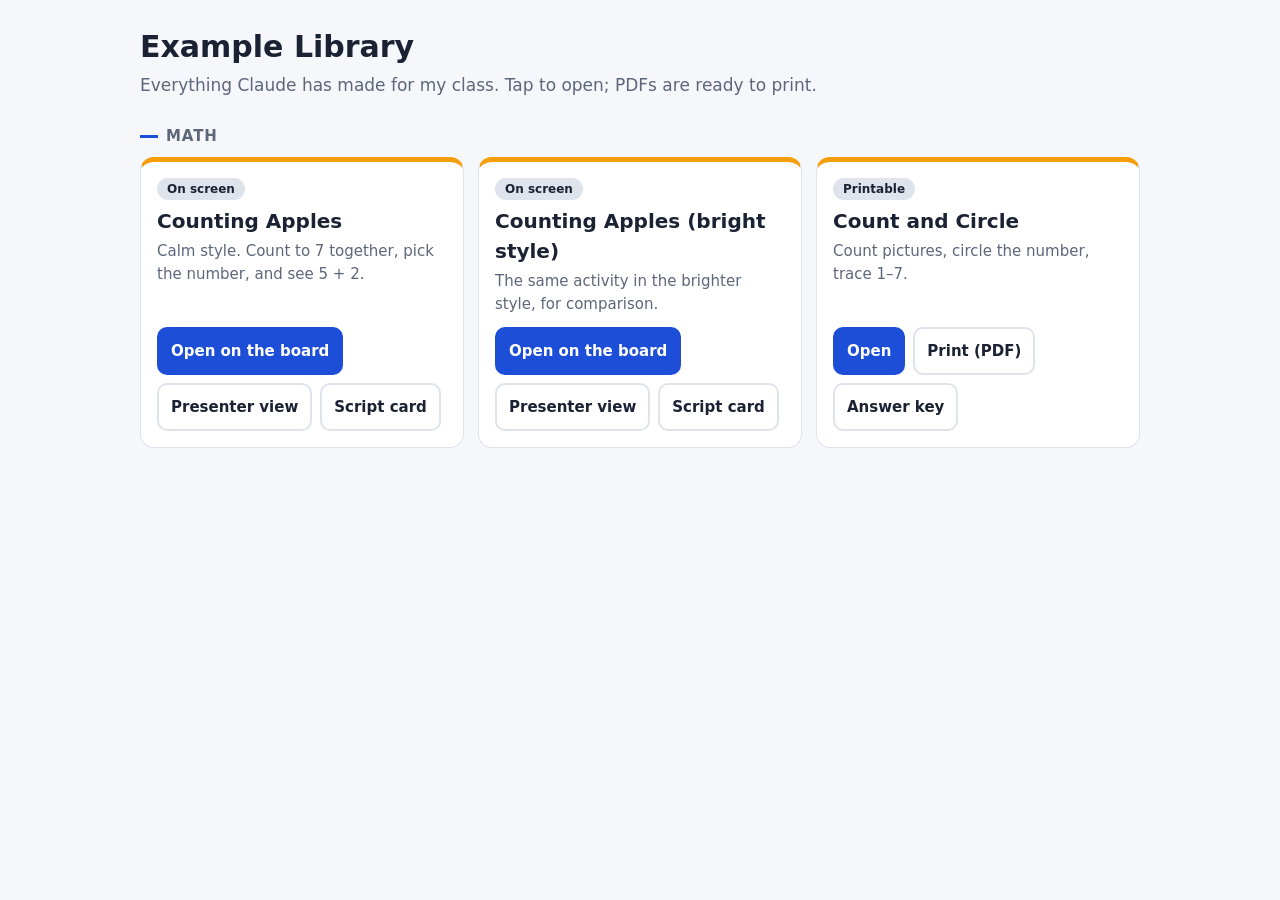
<file: classroom-starter-kit/examples/index.html>
<!DOCTYPE html><html lang="en"><head><meta charset="UTF-8"><meta name="viewport" content="width=device-width, initial-scale=1">
<title>Example Library</title><style>
:root{--bg:#f6f7fa;--card:#fff;--ink:#1b2233;--muted:#5d667a;--line:#dfe3ec;--brand:#1d4ed8;--accent:#f59e0b}
@media (prefers-color-scheme:dark){:root{--bg:#10151f;--card:#1b2333;--ink:#f1f4fa;--muted:#a6afc2;--line:#313b50}}
body{margin:0;background:var(--bg);color:var(--ink);font:17px/1.5 system-ui,-apple-system,"Segoe UI",sans-serif}
.wrap{max-width:1000px;margin:0 auto;padding:24px 16px 48px} h1{margin:0 0 4px;font-size:30px} .sub{color:var(--muted);margin:0 0 18px}
h2{font-size:15px;text-transform:uppercase;letter-spacing:.06em;color:var(--muted);margin:26px 0 10px}
h2::before{content:"";display:inline-block;width:18px;height:3px;background:var(--brand);vertical-align:middle;margin-right:8px}
.grid{display:grid;grid-template-columns:repeat(auto-fill,minmax(260px,1fr));gap:14px}
.card{background:var(--card);border:1px solid var(--line);border-top:5px solid var(--accent);border-radius:14px;padding:16px;display:flex;flex-direction:column}
.card h3{margin:6px 0 4px;font-size:20px} .card p{margin:0 0 12px;color:var(--muted);font-size:15px;flex:1}
.tag{align-self:flex-start;font-size:12px;font-weight:700;border-radius:99px;padding:2px 10px;background:var(--line)}
.links{display:flex;flex-wrap:wrap;gap:8px} .links a{min-height:44px;display:inline-flex;align-items:center;padding:0 12px;border-radius:10px;border:2px solid var(--line);color:var(--ink);text-decoration:none;font-weight:700;font-size:15px}
.links a.pri{background:var(--brand);border-color:var(--brand);color:#fff}
</style></head><body><div class="wrap"><h1>Example Library</h1><p class="sub">Everything Claude has made for my class. Tap to open; PDFs are ready to print.</p><h2>Math</h2><div class="grid"><div class="card"><span class="tag">On screen</span><h3>Counting Apples</h3><p>Calm style. Count to 7 together, pick the number, and see 5 + 2.</p><div class="links"><a class="pri" href="count-apples.html">Open on the board</a><a href="count-apples.html?presenter">Presenter view</a><a href="count-apples.html?script">Script card</a></div></div><div class="card"><span class="tag">On screen</span><h3>Counting Apples (bright style)</h3><p>The same activity in the brighter style, for comparison.</p><div class="links"><a class="pri" href="count-apples-bright.html">Open on the board</a><a href="count-apples-bright.html?presenter">Presenter view</a><a href="count-apples-bright.html?script">Script card</a></div></div><div class="card"><span class="tag">Printable</span><h3>Count and Circle</h3><p>Count pictures, circle the number, trace 1–7.</p><div class="links"><a class="pri" href="count-and-circle.html">Open</a><a href="count-and-circle.pdf">Print (PDF)</a><a href="count-and-circle-KEY.pdf">Answer key</a></div></div></div></div></body></html>
</file>
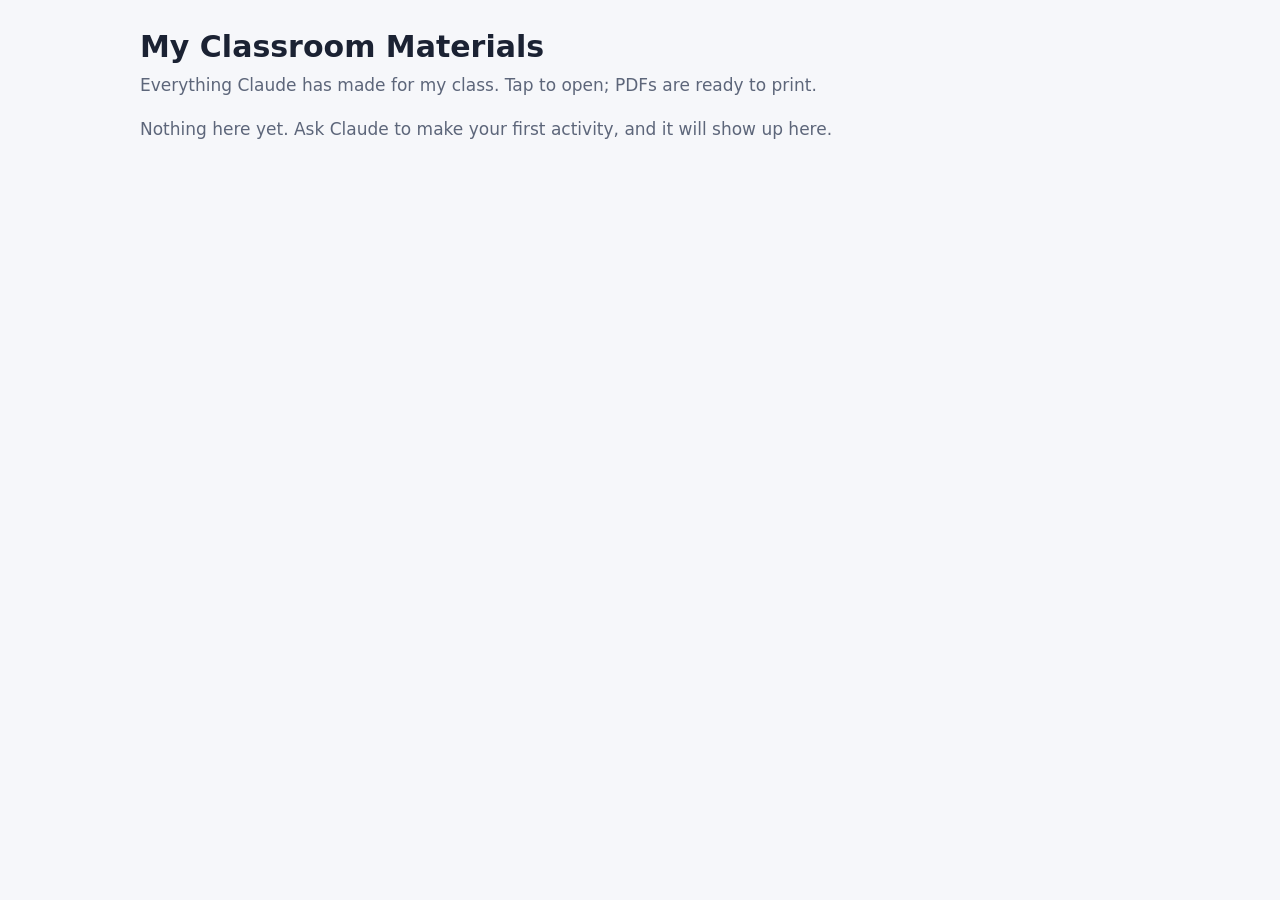
<file: classroom-starter-kit/my-materials/index.html>
<!DOCTYPE html><html lang="en"><head><meta charset="UTF-8"><meta name="viewport" content="width=device-width, initial-scale=1">
<title>My Classroom Materials</title><style>
:root{--bg:#f6f7fa;--card:#fff;--ink:#1b2233;--muted:#5d667a;--line:#dfe3ec;--brand:#1d4ed8;--accent:#f59e0b}
@media (prefers-color-scheme:dark){:root{--bg:#10151f;--card:#1b2333;--ink:#f1f4fa;--muted:#a6afc2;--line:#313b50}}
body{margin:0;background:var(--bg);color:var(--ink);font:17px/1.5 system-ui,-apple-system,"Segoe UI",sans-serif}
.wrap{max-width:1000px;margin:0 auto;padding:24px 16px 48px} h1{margin:0 0 4px;font-size:30px} .sub{color:var(--muted);margin:0 0 18px}
h2{font-size:15px;text-transform:uppercase;letter-spacing:.06em;color:var(--muted);margin:26px 0 10px}
h2::before{content:"";display:inline-block;width:18px;height:3px;background:var(--brand);vertical-align:middle;margin-right:8px}
.grid{display:grid;grid-template-columns:repeat(auto-fill,minmax(260px,1fr));gap:14px}
.card{background:var(--card);border:1px solid var(--line);border-top:5px solid var(--accent);border-radius:14px;padding:16px;display:flex;flex-direction:column}
.card h3{margin:6px 0 4px;font-size:20px} .card p{margin:0 0 12px;color:var(--muted);font-size:15px;flex:1}
.tag{align-self:flex-start;font-size:12px;font-weight:700;border-radius:99px;padding:2px 10px;background:var(--line)}
.links{display:flex;flex-wrap:wrap;gap:8px} .links a{min-height:44px;display:inline-flex;align-items:center;padding:0 12px;border-radius:10px;border:2px solid var(--line);color:var(--ink);text-decoration:none;font-weight:700;font-size:15px}
.links a.pri{background:var(--brand);border-color:var(--brand);color:#fff}
</style></head><body><div class="wrap"><h1>My Classroom Materials</h1><p class="sub">Everything Claude has made for my class. Tap to open; PDFs are ready to print.</p><p class="sub">Nothing here yet. Ask Claude to make your first activity, and it will show up here.</p></div></body></html>
</file>
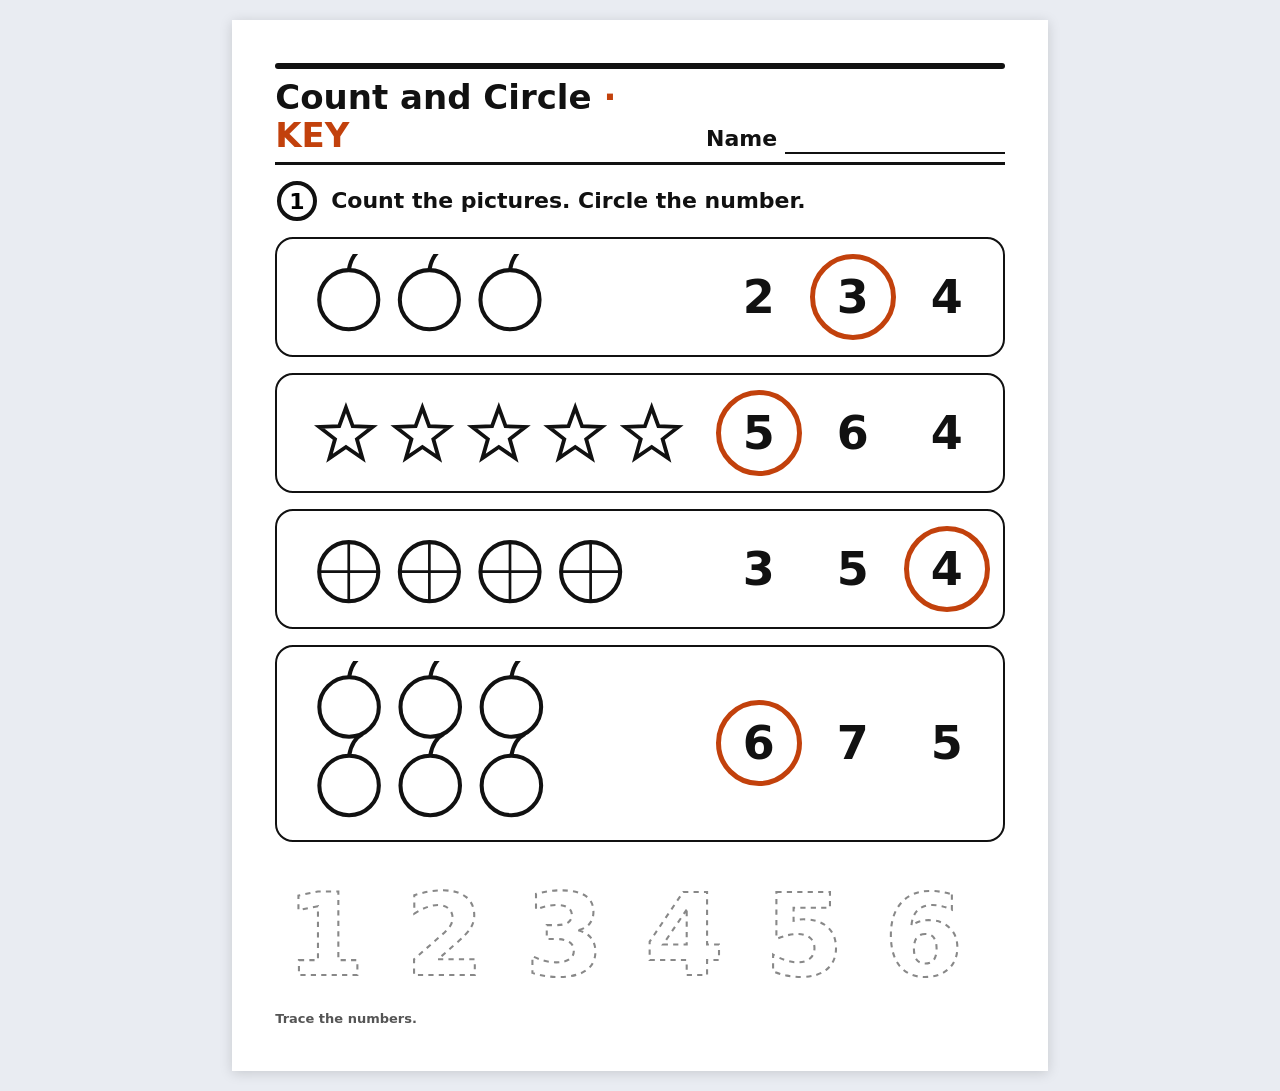
<file: classroom-starter-kit/examples/count-and-circle-KEY.html>
<!DOCTYPE html><html lang="en"><head><meta charset="UTF-8"><title>Count and Circle</title><style>  /* Printables: letter size, black-and-white friendly, big and clear for young kids. */
  @page { size: letter; margin: 0.45in; }
  * { box-sizing: border-box; }
  body { margin: 0; color: #111; font: 600 18px/1.35 "Comic Sans MS", "Chalkboard SE", "Segoe UI", system-ui, sans-serif; }
  .hdr { display: flex; justify-content: space-between; align-items: flex-end; gap: 16px; border-bottom: 3px solid #111; padding-bottom: 8px; margin-bottom: 14px; }
  .hdr h1 { font-size: 34px; margin: 0; line-height: 1.1; }
  .name { font-size: 22px; white-space: nowrap; }
  .line { display: inline-block; border-bottom: 2px solid #111; min-width: 220px; height: 26px; vertical-align: bottom; }
  .directions { display: flex; align-items: center; gap: 12px; font-size: 22px; margin: 6px 0 14px; }
  .icon { width: 44px; height: 44px; flex: 0 0 auto; }
  .row { display: flex; align-items: center; justify-content: space-between; gap: 18px; border: 2px solid #111; border-radius: 18px; padding: 14px 18px; margin-bottom: 16px; min-height: 120px; break-inside: avoid; }
  .row svg { width: auto; max-width: 62%; transform-origin: left center; }
  .nums { display: flex; gap: 18px; }
  .num { font-size: 46px; font-weight: 800; width: 76px; height: 76px; border-radius: 50%; display: grid; place-items: center; }
  .key .num.ans { outline: 5px solid #c2410c; }
  .keyflag { color: #c2410c; font-weight: 800; }
  .trace text { fill: none; stroke: #888; stroke-width: 2; stroke-dasharray: 5 5; font: 800 110px "Comic Sans MS", "Chalkboard SE", system-ui, sans-serif; }
  .footer { margin-top: 10px; font-size: 13px; color: #555; display: flex; justify-content: space-between; }
  .brandline { height: 6px; background: #111; border-radius: 99px; margin-bottom: 10px; }
  @media screen { body { max-width: 8.5in; margin: 20px auto; padding: 0.45in; background: #fff; box-shadow: 0 2px 12px rgba(0,0,0,.15); } html { background: #e9ecf2; } }
</style></head>
<body class="key"><div class="brandline"></div>
<div class="hdr"><h1>Count and Circle <span class='keyflag'>· KEY</span></h1><div class="name">Name <span class="line"></span></div></div>
<div class="directions"><svg class="icon" viewBox="0 0 44 44"><circle cx="22" cy="22" r="18" fill="none" stroke="#111" stroke-width="4"/><text x="22" y="30" text-anchor="middle" font-size="22" font-weight="800">1</text></svg>Count the pictures. Circle the number.</div>
<div class="row"><svg viewBox="0 0 200 64" style="height:86px"><circle cx="40" cy="34" r="22" fill="none" stroke="#111" stroke-width="3"/><path d="M40 12 q2 -12 10 -16" fill="none" stroke="#111" stroke-width="3"/><circle cx="100" cy="34" r="22" fill="none" stroke="#111" stroke-width="3"/><path d="M100 12 q2 -12 10 -16" fill="none" stroke="#111" stroke-width="3"/><circle cx="160" cy="34" r="22" fill="none" stroke="#111" stroke-width="3"/><path d="M160 12 q2 -12 10 -16" fill="none" stroke="#111" stroke-width="3"/></svg><div class="nums"><div class="num">2</div><div class="num ans">3</div><div class="num">4</div></div></div><div class="row"><svg viewBox="0 0 320 64" style="height:86px"><polygon points="40.0,12.0 45.3,26.7 60.9,27.2 48.6,36.8 52.9,51.8 40.0,43.0 27.1,51.8 31.4,36.8 19.1,27.2 34.7,26.7" fill="none" stroke="#111" stroke-width="3"/><polygon points="100.0,12.0 105.3,26.7 120.9,27.2 108.6,36.8 112.9,51.8 100.0,43.0 87.1,51.8 91.4,36.8 79.1,27.2 94.7,26.7" fill="none" stroke="#111" stroke-width="3"/><polygon points="160.0,12.0 165.3,26.7 180.9,27.2 168.6,36.8 172.9,51.8 160.0,43.0 147.1,51.8 151.4,36.8 139.1,27.2 154.7,26.7" fill="none" stroke="#111" stroke-width="3"/><polygon points="220.0,12.0 225.3,26.7 240.9,27.2 228.6,36.8 232.9,51.8 220.0,43.0 207.1,51.8 211.4,36.8 199.1,27.2 214.7,26.7" fill="none" stroke="#111" stroke-width="3"/><polygon points="280.0,12.0 285.3,26.7 300.9,27.2 288.6,36.8 292.9,51.8 280.0,43.0 267.1,51.8 271.4,36.8 259.1,27.2 274.7,26.7" fill="none" stroke="#111" stroke-width="3"/></svg><div class="nums"><div class="num ans">5</div><div class="num">6</div><div class="num">4</div></div></div><div class="row"><svg viewBox="0 0 260 64" style="height:86px"><circle cx="40" cy="34" r="22" fill="none" stroke="#111" stroke-width="3"/><path d="M18 34 h44 M40 12 v44" stroke="#111" stroke-width="2"/><circle cx="100" cy="34" r="22" fill="none" stroke="#111" stroke-width="3"/><path d="M78 34 h44 M100 12 v44" stroke="#111" stroke-width="2"/><circle cx="160" cy="34" r="22" fill="none" stroke="#111" stroke-width="3"/><path d="M138 34 h44 M160 12 v44" stroke="#111" stroke-width="2"/><circle cx="220" cy="34" r="22" fill="none" stroke="#111" stroke-width="3"/><path d="M198 34 h44 M220 12 v44" stroke="#111" stroke-width="2"/></svg><div class="nums"><div class="num">3</div><div class="num">5</div><div class="num ans">4</div></div></div><div class="row"><svg viewBox="0 0 200 122" style="height:165px"><circle cx="40" cy="34" r="22" fill="none" stroke="#111" stroke-width="3"/><path d="M40 12 q2 -12 10 -16" fill="none" stroke="#111" stroke-width="3"/><circle cx="100" cy="34" r="22" fill="none" stroke="#111" stroke-width="3"/><path d="M100 12 q2 -12 10 -16" fill="none" stroke="#111" stroke-width="3"/><circle cx="160" cy="34" r="22" fill="none" stroke="#111" stroke-width="3"/><path d="M160 12 q2 -12 10 -16" fill="none" stroke="#111" stroke-width="3"/><circle cx="40" cy="92" r="22" fill="none" stroke="#111" stroke-width="3"/><path d="M40 70 q2 -12 10 -16" fill="none" stroke="#111" stroke-width="3"/><circle cx="100" cy="92" r="22" fill="none" stroke="#111" stroke-width="3"/><path d="M100 70 q2 -12 10 -16" fill="none" stroke="#111" stroke-width="3"/><circle cx="160" cy="92" r="22" fill="none" stroke="#111" stroke-width="3"/><path d="M160 70 q2 -12 10 -16" fill="none" stroke="#111" stroke-width="3"/></svg><div class="nums"><div class="num ans">6</div><div class="num">7</div><div class="num">5</div></div></div>
<div class="trace"><svg viewBox="0 0 700 130"><text x="10" y="112">1 2 3 4 5 6 7</text></svg></div>
<div class="footer"><span>Trace the numbers.</span><span></span></div>
</body></html>
</file>
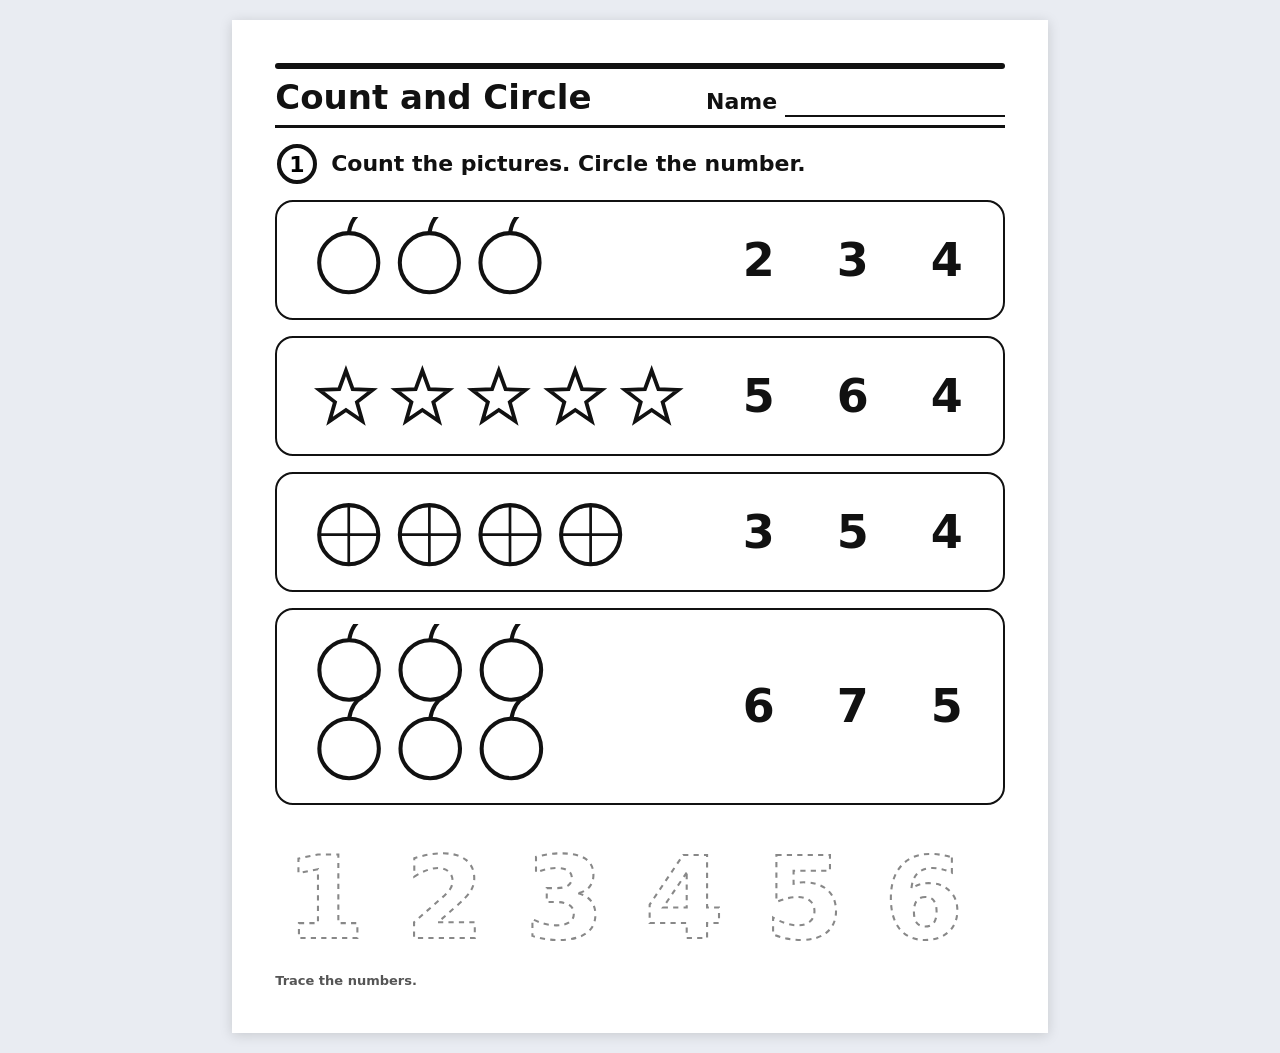
<file: classroom-starter-kit/examples/count-and-circle.html>
<!DOCTYPE html><html lang="en"><head><meta charset="UTF-8"><title>Count and Circle</title><style>  /* Printables: letter size, black-and-white friendly, big and clear for young kids. */
  @page { size: letter; margin: 0.45in; }
  * { box-sizing: border-box; }
  body { margin: 0; color: #111; font: 600 18px/1.35 "Comic Sans MS", "Chalkboard SE", "Segoe UI", system-ui, sans-serif; }
  .hdr { display: flex; justify-content: space-between; align-items: flex-end; gap: 16px; border-bottom: 3px solid #111; padding-bottom: 8px; margin-bottom: 14px; }
  .hdr h1 { font-size: 34px; margin: 0; line-height: 1.1; }
  .name { font-size: 22px; white-space: nowrap; }
  .line { display: inline-block; border-bottom: 2px solid #111; min-width: 220px; height: 26px; vertical-align: bottom; }
  .directions { display: flex; align-items: center; gap: 12px; font-size: 22px; margin: 6px 0 14px; }
  .icon { width: 44px; height: 44px; flex: 0 0 auto; }
  .row { display: flex; align-items: center; justify-content: space-between; gap: 18px; border: 2px solid #111; border-radius: 18px; padding: 14px 18px; margin-bottom: 16px; min-height: 120px; break-inside: avoid; }
  .row svg { width: auto; max-width: 62%; transform-origin: left center; }
  .nums { display: flex; gap: 18px; }
  .num { font-size: 46px; font-weight: 800; width: 76px; height: 76px; border-radius: 50%; display: grid; place-items: center; }
  .key .num.ans { outline: 5px solid #c2410c; }
  .keyflag { color: #c2410c; font-weight: 800; }
  .trace text { fill: none; stroke: #888; stroke-width: 2; stroke-dasharray: 5 5; font: 800 110px "Comic Sans MS", "Chalkboard SE", system-ui, sans-serif; }
  .footer { margin-top: 10px; font-size: 13px; color: #555; display: flex; justify-content: space-between; }
  .brandline { height: 6px; background: #111; border-radius: 99px; margin-bottom: 10px; }
  @media screen { body { max-width: 8.5in; margin: 20px auto; padding: 0.45in; background: #fff; box-shadow: 0 2px 12px rgba(0,0,0,.15); } html { background: #e9ecf2; } }
</style></head>
<body class=""><div class="brandline"></div>
<div class="hdr"><h1>Count and Circle</h1><div class="name">Name <span class="line"></span></div></div>
<div class="directions"><svg class="icon" viewBox="0 0 44 44"><circle cx="22" cy="22" r="18" fill="none" stroke="#111" stroke-width="4"/><text x="22" y="30" text-anchor="middle" font-size="22" font-weight="800">1</text></svg>Count the pictures. Circle the number.</div>
<div class="row"><svg viewBox="0 0 200 64" style="height:86px"><circle cx="40" cy="34" r="22" fill="none" stroke="#111" stroke-width="3"/><path d="M40 12 q2 -12 10 -16" fill="none" stroke="#111" stroke-width="3"/><circle cx="100" cy="34" r="22" fill="none" stroke="#111" stroke-width="3"/><path d="M100 12 q2 -12 10 -16" fill="none" stroke="#111" stroke-width="3"/><circle cx="160" cy="34" r="22" fill="none" stroke="#111" stroke-width="3"/><path d="M160 12 q2 -12 10 -16" fill="none" stroke="#111" stroke-width="3"/></svg><div class="nums"><div class="num">2</div><div class="num ans">3</div><div class="num">4</div></div></div><div class="row"><svg viewBox="0 0 320 64" style="height:86px"><polygon points="40.0,12.0 45.3,26.7 60.9,27.2 48.6,36.8 52.9,51.8 40.0,43.0 27.1,51.8 31.4,36.8 19.1,27.2 34.7,26.7" fill="none" stroke="#111" stroke-width="3"/><polygon points="100.0,12.0 105.3,26.7 120.9,27.2 108.6,36.8 112.9,51.8 100.0,43.0 87.1,51.8 91.4,36.8 79.1,27.2 94.7,26.7" fill="none" stroke="#111" stroke-width="3"/><polygon points="160.0,12.0 165.3,26.7 180.9,27.2 168.6,36.8 172.9,51.8 160.0,43.0 147.1,51.8 151.4,36.8 139.1,27.2 154.7,26.7" fill="none" stroke="#111" stroke-width="3"/><polygon points="220.0,12.0 225.3,26.7 240.9,27.2 228.6,36.8 232.9,51.8 220.0,43.0 207.1,51.8 211.4,36.8 199.1,27.2 214.7,26.7" fill="none" stroke="#111" stroke-width="3"/><polygon points="280.0,12.0 285.3,26.7 300.9,27.2 288.6,36.8 292.9,51.8 280.0,43.0 267.1,51.8 271.4,36.8 259.1,27.2 274.7,26.7" fill="none" stroke="#111" stroke-width="3"/></svg><div class="nums"><div class="num ans">5</div><div class="num">6</div><div class="num">4</div></div></div><div class="row"><svg viewBox="0 0 260 64" style="height:86px"><circle cx="40" cy="34" r="22" fill="none" stroke="#111" stroke-width="3"/><path d="M18 34 h44 M40 12 v44" stroke="#111" stroke-width="2"/><circle cx="100" cy="34" r="22" fill="none" stroke="#111" stroke-width="3"/><path d="M78 34 h44 M100 12 v44" stroke="#111" stroke-width="2"/><circle cx="160" cy="34" r="22" fill="none" stroke="#111" stroke-width="3"/><path d="M138 34 h44 M160 12 v44" stroke="#111" stroke-width="2"/><circle cx="220" cy="34" r="22" fill="none" stroke="#111" stroke-width="3"/><path d="M198 34 h44 M220 12 v44" stroke="#111" stroke-width="2"/></svg><div class="nums"><div class="num">3</div><div class="num">5</div><div class="num ans">4</div></div></div><div class="row"><svg viewBox="0 0 200 122" style="height:165px"><circle cx="40" cy="34" r="22" fill="none" stroke="#111" stroke-width="3"/><path d="M40 12 q2 -12 10 -16" fill="none" stroke="#111" stroke-width="3"/><circle cx="100" cy="34" r="22" fill="none" stroke="#111" stroke-width="3"/><path d="M100 12 q2 -12 10 -16" fill="none" stroke="#111" stroke-width="3"/><circle cx="160" cy="34" r="22" fill="none" stroke="#111" stroke-width="3"/><path d="M160 12 q2 -12 10 -16" fill="none" stroke="#111" stroke-width="3"/><circle cx="40" cy="92" r="22" fill="none" stroke="#111" stroke-width="3"/><path d="M40 70 q2 -12 10 -16" fill="none" stroke="#111" stroke-width="3"/><circle cx="100" cy="92" r="22" fill="none" stroke="#111" stroke-width="3"/><path d="M100 70 q2 -12 10 -16" fill="none" stroke="#111" stroke-width="3"/><circle cx="160" cy="92" r="22" fill="none" stroke="#111" stroke-width="3"/><path d="M160 70 q2 -12 10 -16" fill="none" stroke="#111" stroke-width="3"/></svg><div class="nums"><div class="num ans">6</div><div class="num">7</div><div class="num">5</div></div></div>
<div class="trace"><svg viewBox="0 0 700 130"><text x="10" y="112">1 2 3 4 5 6 7</text></svg></div>
<div class="footer"><span>Trace the numbers.</span><span></span></div>
</body></html>
</file>
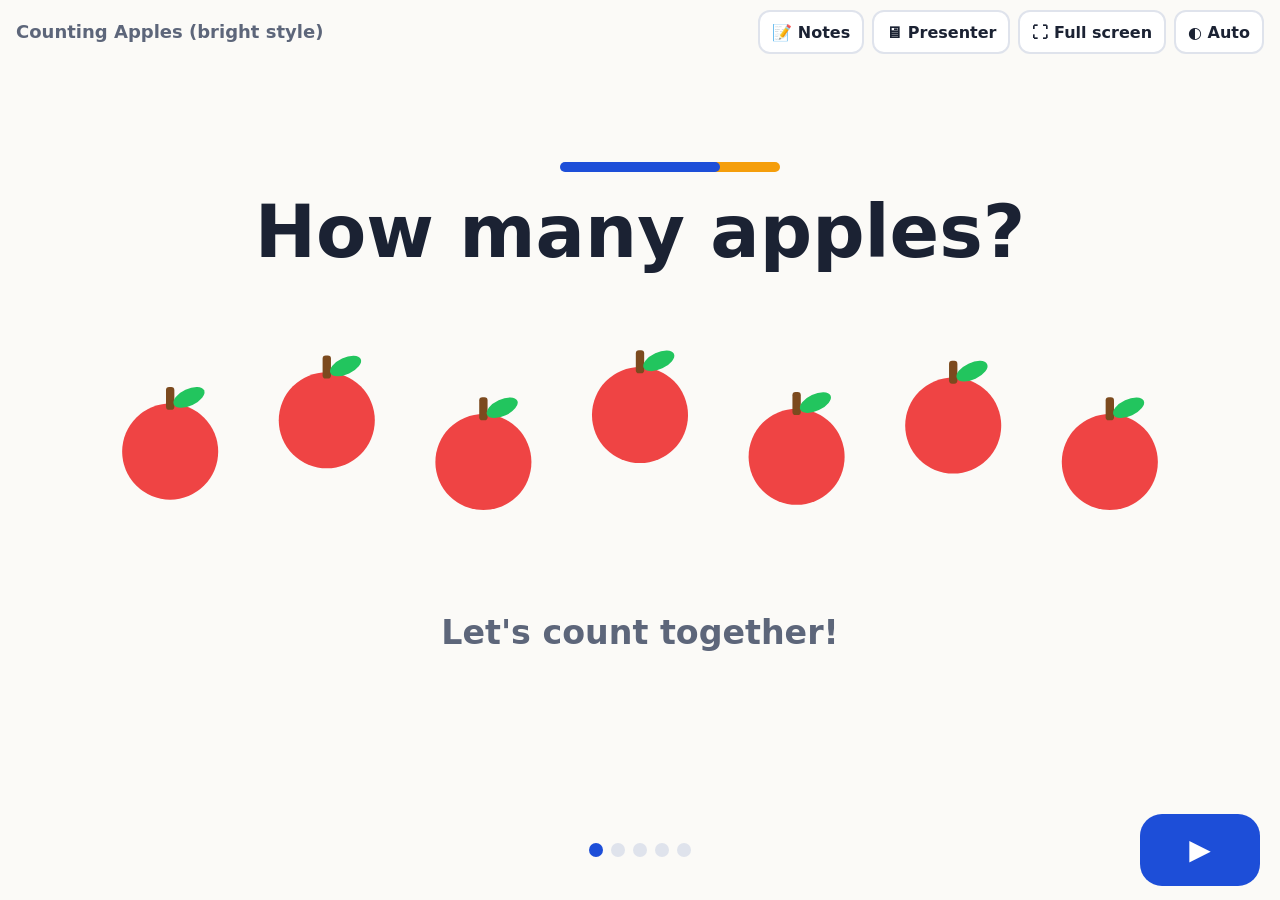
<file: classroom-starter-kit/examples/count-apples-bright.html>
<!DOCTYPE html>
<html lang="en">
<head>
<meta charset="UTF-8">
<meta name="viewport" content="width=device-width, initial-scale=1, viewport-fit=cover">
<title>Counting Apples (bright style)</title>
<style>
  /* Screen activities: teacher-led, projected or on a smartboard. Big, high-contrast, few words. */
  :root {
    /* School colors: set these from about-my-class.md. Used only as accents. */
    --brand: #1d4ed8; --brand-ink: #ffffff; --brand-soft: #e6eefe; --accent2: #f59e0b;
    --bg: #fbfaf7; --card: #ffffff; --ink: #1b2233; --muted: #5d667a; --line: #dfe3ec;
    --good: #15803d; --good-soft: #e4f6ea; --try: #b45309; --try-soft: #fff4e0;
    --c1: #ef4444; --c2: #3b82f6; --c3: #22c55e; --c4: #f59e0b; --c5: #a855f7;
  }
  @media (prefers-color-scheme: dark) {
    :root:not([data-theme="light"]) { --bg: #10151f; --card: #1b2333; --ink: #f1f4fa; --muted: #a6afc2; --line: #313b50; --brand-soft: #22304d; --good-soft: #163522; --try-soft: #3a2a10; }
  }
  :root[data-theme="dark"] { --bg: #10151f; --card: #1b2333; --ink: #f1f4fa; --muted: #a6afc2; --line: #313b50; --brand-soft: #22304d; --good-soft: #163522; --try-soft: #3a2a10; }
  * { box-sizing: border-box; }
  html, body { margin: 0; height: 100%; }
  body { background: var(--bg); color: var(--ink); font: 600 clamp(22px, 2.6vw, 40px)/1.35 "Comic Sans MS", "Chalkboard SE", "Segoe UI", system-ui, sans-serif; -webkit-text-size-adjust: 100%; }
  button { font: inherit; color: inherit; touch-action: manipulation; -webkit-tap-highlight-color: transparent; cursor: pointer; }
  .topbar { position: fixed; top: 0; left: 0; right: 0; display: flex; justify-content: space-between; align-items: center; gap: 10px; padding: 10px 16px; z-index: 5; }
  .topbar .title { font-size: 18px; color: var(--muted); font-family: system-ui, sans-serif; }
  .topbar .tools { display: flex; gap: 8px; }
  .tool { min-height: 44px; min-width: 44px; padding: 0 12px; border-radius: 12px; border: 2px solid var(--line); background: var(--card); font: 600 16px system-ui, sans-serif; }
  .stage { min-height: 100%; min-height: 100dvh; display: flex; align-items: center; justify-content: center; padding: 72px 24px 120px; }
  .slide { display: none; width: 100%; max-width: 1400px; text-align: center; }
  .slide.active { display: block; animation: pop .25s ease-out; }
  @keyframes pop { from { opacity: 0; transform: scale(.98); } to { opacity: 1; transform: none; } }
  h1 { font-size: min(2.2em, 9vh); line-height: 1.1; margin: 0 0 .3em; }
  h2 { font-size: min(1.6em, 7vh); line-height: 1.15; margin: 0 0 .4em; }
  .big { font-size: min(3.5em, 12vh); font-weight: 800; line-height: 1; }
  .huge { font-size: min(6em, 17vh); font-weight: 800; line-height: 1; }
  .muted { color: var(--muted); }
  .brand-bar { height: 10px; width: 160px; border-radius: 99px; background: var(--brand); margin: 0 auto .6em; box-shadow: 60px 0 0 var(--accent2); }
  svg { max-width: 100%; height: auto; max-height: 36vh; }
  .topbar svg, .tool svg { max-height: none; }
  svg text { fill: var(--ink); font-family: inherit; }
  /* Builds: .reveal items appear one at a time on Next (like PowerPoint animations) */
  .reveal { visibility: hidden; opacity: 0; transition: opacity .3s; }
  .reveal.show { visibility: visible; opacity: 1; }
  /* Tap-to-count: tap each [data-count] item; it gets the next number */
  [data-count] { cursor: pointer; }
  .count-badge { font-weight: 800; }
  .counter { display: inline-block; min-width: 2.2em; padding: .1em .5em; border-radius: .4em; background: var(--brand-soft); border: 4px solid var(--brand); font-size: 1.6em; }
  /* Choice buttons for whole-class answers (tap = show if right) */
  .choices { display: flex; flex-wrap: wrap; gap: 20px; justify-content: center; margin-top: .6em; }
  .choice { min-width: 140px; min-height: 120px; padding: 10px 28px; border-radius: 28px; border: 5px solid var(--line); background: var(--card); font-size: 1.8em; font-weight: 800; }
  .choice.right { border-color: var(--good); background: var(--good-soft); }
  .choice.try { border-color: var(--try); background: var(--try-soft); }
  .say { margin-top: .5em; font-size: 1.1em; min-height: 1.4em; }
  .bottom { position: fixed; left: 0; right: 0; bottom: 0; display: flex; justify-content: space-between; align-items: center; gap: 16px; padding: 14px 20px calc(14px + env(safe-area-inset-bottom)); }
  .nav { min-width: 120px; min-height: 72px; border-radius: 22px; border: none; font-size: 28px; font-weight: 800; padding: 0 28px; }
  .nav.next { background: var(--brand); color: var(--brand-ink); }
  .nav.back { background: var(--card); border: 3px solid var(--line); }
  .dots { display: flex; gap: 8px; flex-wrap: wrap; justify-content: center; }
  .dots span { width: 14px; height: 14px; border-radius: 50%; background: var(--line); }
  .dots span.on { background: var(--brand); }
  /* Teacher notes: hidden for the class, shown with ?teacher at the end of the address */
  .notes { display: none; }
  body.teacher .notes { display: block; margin: 1em auto 0; max-width: 1100px; text-align: left; font: 500 18px/1.45 system-ui, sans-serif; background: var(--try-soft); border-left: 6px solid var(--try); border-radius: 12px; padding: 12px 16px; }
  body.teacher .reveal { visibility: visible; opacity: 1; }
  @media print { .topbar, .bottom { display: none; } .slide { display: block !important; page-break-after: always; } .reveal { visibility: visible; opacity: 1; } }
  /* ---- Notes drawer (board): a quick peek at this slide's talking points ---- */
  .notes-drawer { display: none; position: fixed; left: 50%; transform: translateX(-50%); bottom: 104px; width: min(900px, calc(100% - 32px)); max-height: 45vh; overflow: auto; z-index: 6;
    background: var(--card); border: 3px solid var(--try); border-radius: 16px; padding: 12px 18px; text-align: left; font: 500 20px/1.45 system-ui, sans-serif; box-shadow: 0 8px 30px rgba(0,0,0,.25); }
  .notes-drawer.open { display: block; }
  .notes-drawer b:first-child { display: block; color: var(--try); font-size: 15px; text-transform: uppercase; letter-spacing: .05em; margin-bottom: 4px; }
  .notes ul, .notes-drawer ul, .pv-notes ul, .script-notes ul { margin: .3em 0; padding-left: 1.2em; }
  .say-line { font-weight: 700; }
  .ref { color: var(--muted); font-size: .85em; }

  /* ---- Presenter view (?presenter): for the teacher's laptop ---- */
  body.presenter { font: 500 18px/1.45 system-ui, -apple-system, "Segoe UI", sans-serif; overflow: hidden; }
  body.presenter .topbar, body.presenter .bottom { display: none; }
  .pv { position: fixed; inset: 0; display: grid; grid-template-rows: auto 1fr auto; gap: 10px; padding: 12px 16px; }
  .pv-top { display: flex; align-items: center; gap: 16px; flex-wrap: wrap; font-size: 16px; }
  .pv-title { font-weight: 800; font-size: 20px; } .pv-count { color: var(--muted); } .pv-clock { font-variant-numeric: tabular-nums; font-weight: 700; margin-left: auto; }
  .pv-status.on { color: var(--good); } .pv-status.off { color: var(--muted); }
  .pv-main { display: grid; grid-template-columns: minmax(0, 1fr) minmax(0, 1fr); gap: 16px; min-height: 0; }
  .pv-left { display: flex; flex-direction: column; gap: 6px; min-height: 0; }
  .pv-label { font-size: 13px; font-weight: 800; text-transform: uppercase; letter-spacing: .06em; color: var(--muted); }
  .frame { position: relative; width: 100%; aspect-ratio: 16 / 9; overflow: hidden; border: 2px solid var(--line); border-radius: 12px; background: var(--bg); }
  .frame.small { width: 55%; }
  .frame-inner { position: absolute; top: 0; left: 0; width: 1600px; height: 900px; transform-origin: top left; display: flex; align-items: center; justify-content: center; font: 600 40px/1.35 "Comic Sans MS", "Chalkboard SE", "Segoe UI", system-ui, sans-serif; pointer-events: none; }
  .frame-inner .slide { display: block; animation: none; padding: 30px; }
  .frame-inner svg { max-height: 330px; }
  .frame-inner h1 { font-size: 88px; } .frame-inner h2 { font-size: 64px; } .frame-inner .big { font-size: 130px; } .frame-inner .huge { font-size: 180px; }
  .frame-inner .reveal { transition: none; }
  .frame-inner .end { font-size: 60px; color: var(--muted); }
  .pv-notes { font-size: 24px; line-height: 1.5; overflow: auto; height: 100%; background: var(--card); border: 2px solid var(--line); border-radius: 12px; padding: 14px 18px; }
  .pv-nav { display: flex; align-items: center; justify-content: space-between; gap: 12px; }
  .pv-tip { color: var(--muted); font-size: 14px; text-align: center; }
  @media (max-width: 800px) { .pv { position: static; } body.presenter { overflow: auto; } .pv-main { grid-template-columns: 1fr; } }

  /* ---- Script card (?script): every slide with its notes, printable ---- */
  body.script { font: 500 15px/1.45 system-ui, -apple-system, "Segoe UI", sans-serif; }
  body.script .topbar, body.script .bottom { display: none; }
  .script-wrap { max-width: 1000px; margin: 0 auto; padding: 20px 16px; }
  .script-title { font-size: 24px; margin: 0; } .script-sub { color: var(--muted); margin: 2px 0 14px; }
  .script-row { display: grid; grid-template-columns: 300px 1fr; gap: 14px; border-top: 1px solid var(--line); padding: 10px 0; break-inside: avoid; }
  .thumb { position: relative; width: 300px; height: 169px; overflow: hidden; border: 1px solid var(--line); border-radius: 8px; background: var(--bg); }
  .thumb-inner { position: absolute; top: 0; left: 0; width: 1600px; height: 900px; transform: scale(.1875); transform-origin: top left; display: flex; align-items: center; justify-content: center; font: 600 40px/1.35 "Comic Sans MS", "Chalkboard SE", "Segoe UI", system-ui, sans-serif; }
  .thumb-inner .slide { display: block; animation: none; } .thumb-inner svg { max-height: 330px; }
  .thumb-inner h1 { font-size: 88px; } .thumb-inner h2 { font-size: 64px; } .thumb-inner .big { font-size: 130px; } .thumb-inner .huge { font-size: 180px; }
  .script-notes .num { font-weight: 800; font-size: 13px; text-transform: uppercase; letter-spacing: .05em; color: var(--muted); }
  @media print { body.script .script-row { page-break-inside: avoid; } body.script .slide { page-break-after: auto; } }
  @media (max-width: 640px) { .script-row { grid-template-columns: 1fr; } }

  /* ---- Calm style (build with --calm): low visual load, matches simple curriculum slides ---- */
  body.calm { --bg: #ffffff; font-family: "Century Gothic", "Avenir", "Segoe UI", system-ui, sans-serif; }
  :root[data-theme="dark"] body.calm { --bg: #111620; }
  @media (prefers-color-scheme: dark) { :root:not([data-theme="light"]) body.calm { --bg: #111620; } }
  body.calm .slide.active { animation: none; }
  body.calm .reveal { transition: none; }
  body.calm .brand-bar { display: none; }
  body.calm .topbar .tool { opacity: .55; } body.calm .topbar .tool:hover, body.calm .topbar .tool:focus { opacity: 1; }
  body.calm .dots span { width: 10px; height: 10px; }
  body.calm .nav.next { background: var(--card); color: var(--ink); border: 3px solid var(--brand); }
  body.calm .choice { border-width: 4px; }

</style>
</head>
<body>
<div class="topbar"><span class="title">Counting Apples (bright style)</span><span class="tools"><button class="tool" id="notesBtn" aria-label="Show my notes" title="Show my notes (N)">📝 Notes</button><button class="tool" id="presBtn" aria-label="Presenter view" title="Open presenter view on this computer">🖥 Presenter</button><button class="tool" id="fsBtn" aria-label="Full screen">⛶ Full screen</button><button class="tool" id="themeBtn" aria-label="Light or dark">◐ Auto</button></span></div>
<main class="stage">
<section class="slide">
  <div class="brand-bar"></div>
  <h1>How many apples?</h1>
  <svg viewBox="0 0 1180 260" aria-label="Seven apples"><g ><circle cx="140" cy="150" r="46" style="fill:var(--c1)"/><rect x="136" y="88" width="8" height="22" rx="3" style="fill:#7c4a1e"/><ellipse cx="158" cy="98" rx="16" ry="8" transform="rotate(-25 158 98)" style="fill:var(--c3)"/></g><g ><circle cx="290" cy="120" r="46" style="fill:var(--c1)"/><rect x="286" y="58" width="8" height="22" rx="3" style="fill:#7c4a1e"/><ellipse cx="308" cy="68" rx="16" ry="8" transform="rotate(-25 308 68)" style="fill:var(--c3)"/></g><g ><circle cx="440" cy="160" r="46" style="fill:var(--c1)"/><rect x="436" y="98" width="8" height="22" rx="3" style="fill:#7c4a1e"/><ellipse cx="458" cy="108" rx="16" ry="8" transform="rotate(-25 458 108)" style="fill:var(--c3)"/></g><g ><circle cx="590" cy="115" r="46" style="fill:var(--c1)"/><rect x="586" y="53" width="8" height="22" rx="3" style="fill:#7c4a1e"/><ellipse cx="608" cy="63" rx="16" ry="8" transform="rotate(-25 608 63)" style="fill:var(--c3)"/></g><g ><circle cx="740" cy="155" r="46" style="fill:var(--c1)"/><rect x="736" y="93" width="8" height="22" rx="3" style="fill:#7c4a1e"/><ellipse cx="758" cy="103" rx="16" ry="8" transform="rotate(-25 758 103)" style="fill:var(--c3)"/></g><g ><circle cx="890" cy="125" r="46" style="fill:var(--c1)"/><rect x="886" y="63" width="8" height="22" rx="3" style="fill:#7c4a1e"/><ellipse cx="908" cy="73" rx="16" ry="8" transform="rotate(-25 908 73)" style="fill:var(--c3)"/></g><g ><circle cx="1040" cy="160" r="46" style="fill:var(--c1)"/><rect x="1036" y="98" width="8" height="22" rx="3" style="fill:#7c4a1e"/><ellipse cx="1058" cy="108" rx="16" ry="8" transform="rotate(-25 1058 108)" style="fill:var(--c3)"/></g></svg>
  <p class="muted">Let's count together!</p>
  <div class="notes"><p class="say-line">Say: "How many apples do you think there are?"</p><ul><li>Take 2–3 guesses before counting.</li><li>Tap ▶, press →, or click your remote to go on.</li></ul><p class="ref">Curriculum link goes here, e.g., Unit 3, Lesson 4, manual p. 52</p></div>
</section>

<section class="slide">
  <h2>Tap each apple as we count</h2>
  <svg viewBox="0 0 1180 260" aria-label="Seven apples to tap"><g data-count><circle cx="140" cy="150" r="46" style="fill:var(--c1)"/><rect x="136" y="88" width="8" height="22" rx="3" style="fill:#7c4a1e"/><ellipse cx="158" cy="98" rx="16" ry="8" transform="rotate(-25 158 98)" style="fill:var(--c3)"/></g><g data-count><circle cx="290" cy="120" r="46" style="fill:var(--c1)"/><rect x="286" y="58" width="8" height="22" rx="3" style="fill:#7c4a1e"/><ellipse cx="308" cy="68" rx="16" ry="8" transform="rotate(-25 308 68)" style="fill:var(--c3)"/></g><g data-count><circle cx="440" cy="160" r="46" style="fill:var(--c1)"/><rect x="436" y="98" width="8" height="22" rx="3" style="fill:#7c4a1e"/><ellipse cx="458" cy="108" rx="16" ry="8" transform="rotate(-25 458 108)" style="fill:var(--c3)"/></g><g data-count><circle cx="590" cy="115" r="46" style="fill:var(--c1)"/><rect x="586" y="53" width="8" height="22" rx="3" style="fill:#7c4a1e"/><ellipse cx="608" cy="63" rx="16" ry="8" transform="rotate(-25 608 63)" style="fill:var(--c3)"/></g><g data-count><circle cx="740" cy="155" r="46" style="fill:var(--c1)"/><rect x="736" y="93" width="8" height="22" rx="3" style="fill:#7c4a1e"/><ellipse cx="758" cy="103" rx="16" ry="8" transform="rotate(-25 758 103)" style="fill:var(--c3)"/></g><g data-count><circle cx="890" cy="125" r="46" style="fill:var(--c1)"/><rect x="886" y="63" width="8" height="22" rx="3" style="fill:#7c4a1e"/><ellipse cx="908" cy="73" rx="16" ry="8" transform="rotate(-25 908 73)" style="fill:var(--c3)"/></g><g data-count><circle cx="1040" cy="160" r="46" style="fill:var(--c1)"/><rect x="1036" y="98" width="8" height="22" rx="3" style="fill:#7c4a1e"/><ellipse cx="1058" cy="108" rx="16" ry="8" transform="rotate(-25 1058 108)" style="fill:var(--c3)"/></g></svg>
  <p>We counted <span class="counter">0</span></p>
  <button class="tool" data-reset>↺ Count again</button>
  <div class="notes"><p class="say-line">Say: "Let's count together. Touch each apple only once."</p><ul><li>Invite one child to the board to tap while everyone counts out loud.</li><li>Look for one tap = one number.</li><li>"↺ Count again" starts over for the next helper.</li></ul></div>
</section>

<section class="slide">
  <h2>Which number shows how many apples?</h2>
  <div class="choices" data-yes="Yes! 7 apples!" data-no="Let's count again!">
    <button class="choice">6</button><button class="choice" data-right>7</button><button class="choice">8</button>
  </div>
  <p class="say"></p>
  <div class="notes"><p class="say-line">Say: "Which number tells how many apples?"</p><ul><li>Fingers up first, then a helper taps.</li><li>Answer: <b>7</b>.</li></ul></div>
</section>

<section class="slide">
  <h2>5 apples and 2 more</h2>
  <div style="display:flex;flex-wrap:wrap;justify-content:center;align-items:center;gap:20px">
    <svg viewBox="0 0 640 220" style="width:min(48%,560px)" aria-label="Five apples"><g ><circle cx="110" cy="110" r="46" style="fill:var(--c1)"/><rect x="106" y="48" width="8" height="22" rx="3" style="fill:#7c4a1e"/><ellipse cx="128" cy="58" rx="16" ry="8" transform="rotate(-25 128 58)" style="fill:var(--c3)"/></g><g ><circle cx="230" cy="110" r="46" style="fill:var(--c1)"/><rect x="226" y="48" width="8" height="22" rx="3" style="fill:#7c4a1e"/><ellipse cx="248" cy="58" rx="16" ry="8" transform="rotate(-25 248 58)" style="fill:var(--c3)"/></g><g ><circle cx="350" cy="110" r="46" style="fill:var(--c1)"/><rect x="346" y="48" width="8" height="22" rx="3" style="fill:#7c4a1e"/><ellipse cx="368" cy="58" rx="16" ry="8" transform="rotate(-25 368 58)" style="fill:var(--c3)"/></g><g ><circle cx="470" cy="110" r="46" style="fill:var(--c1)"/><rect x="466" y="48" width="8" height="22" rx="3" style="fill:#7c4a1e"/><ellipse cx="488" cy="58" rx="16" ry="8" transform="rotate(-25 488 58)" style="fill:var(--c3)"/></g><g ><circle cx="590" cy="110" r="46" style="fill:var(--c1)"/><rect x="586" y="48" width="8" height="22" rx="3" style="fill:#7c4a1e"/><ellipse cx="608" cy="58" rx="16" ry="8" transform="rotate(-25 608 58)" style="fill:var(--c3)"/></g></svg>
    <span class="big reveal">+</span>
    <svg viewBox="0 0 280 220" style="width:min(22%,240px)" class="reveal" aria-label="Two apples"><g ><circle cx="110" cy="110" r="46" style="fill:var(--c1)"/><rect x="106" y="48" width="8" height="22" rx="3" style="fill:#7c4a1e"/><ellipse cx="128" cy="58" rx="16" ry="8" transform="rotate(-25 128 58)" style="fill:var(--c3)"/></g><g ><circle cx="230" cy="110" r="46" style="fill:var(--c1)"/><rect x="226" y="48" width="8" height="22" rx="3" style="fill:#7c4a1e"/><ellipse cx="248" cy="58" rx="16" ry="8" transform="rotate(-25 248 58)" style="fill:var(--c3)"/></g></svg>
  </div>
  <p class="huge reveal">5 + 2 = 7</p>
  <div class="notes"><p class="say-line">Say: "Here are 5 apples. Now 2 more come."</p><ul><li>Each ▶ adds one piece: the plus, the 2 apples, then the number sentence.</li><li>◀ takes the last piece away.</li></ul></div>
</section>

<section class="slide">
  <h1>Show me 7 on your fingers!</h1>
  <p class="big">7</p>
  <div class="notes"><p class="say-line">Say: "Show me 7 on your fingers!"</p><ul><li>Scan for 5 on one hand and 2 on the other.</li></ul></div>
</section>

</main>
<nav class="bottom"><button class="nav back" id="backBtn" aria-label="Back">◀</button><div class="dots" id="dots"></div><button class="nav next" id="nextBtn" aria-label="Next">▶</button></nav>
<script>
// Screen-activity engine. Works with touch (smartboard, iPad), mouse, keyboard arrows, or a presentation clicker.
// Page markup: <main class="stage"> with <section class="slide"> children. Inside a slide:
//   .reveal                        appears one at a time on Next (like PowerPoint builds)
//   [data-count]                   kids tap to number it 1, 2, 3...; the slide's .counter shows the total
//   .choices > .choice[data-right] tap: the right one turns green, others say "try again"
//   .notes                         teacher talking points (never shown to the class by default)
// Ways to open the same file:
//   normal              the board. 📝 pops this slide's notes up for a moment (or press N).
//   ?presenter          presenter view for the teacher's laptop: notes, current + next slide, timer.
//                       It opens/controls the board window; tapping ▶ on either one moves both.
//   ?script             a printable script card: every slide, small, with its notes beside it.
//   ?teacher            preview: every slide's notes shown under it.
(function () {
  var root = document.documentElement, body = document.body, q = location.search;
  var MODE = /[?&]presenter\b/.test(q) ? 'presenter' : /[?&]script\b/.test(q) ? 'script' : /[?&]teacher\b/.test(q) ? 'teacher' : 'board';
  var slides = Array.prototype.slice.call(document.querySelectorAll('.slide'));
  var notesOf = slides.map(function (s) { var n = s.querySelector('.notes'); return n ? n.innerHTML : '<span class="muted">No notes for this slide.</span>'; });
  var cur = 0;

  // ---------- Theme + full screen ----------
  var modes = ['auto', 'light', 'dark'], mode = 'auto', themeBtn = document.getElementById('themeBtn');
  try { mode = localStorage.getItem('kit-theme') || 'auto'; } catch (e) {}
  function applyTheme() { if (mode === 'auto') root.removeAttribute('data-theme'); else root.setAttribute('data-theme', mode); if (themeBtn) themeBtn.textContent = mode === 'dark' ? '☾ Dark' : (mode === 'light' ? '☀ Light' : '◐ Auto'); }
  if (themeBtn) themeBtn.addEventListener('click', function () { mode = modes[(modes.indexOf(mode) + 1) % 3]; try { localStorage.setItem('kit-theme', mode); } catch (e) {} applyTheme(); });
  applyTheme();
  var fsBtn = document.getElementById('fsBtn');
  if (fsBtn) fsBtn.addEventListener('click', function () {
    var d = document, el = d.documentElement;
    if (d.fullscreenElement || d.webkitFullscreenElement) (d.exitFullscreen || d.webkitExitFullscreen).call(d);
    else if (el.requestFullscreen || el.webkitRequestFullscreen) (el.requestFullscreen || el.webkitRequestFullscreen).call(el);
  });

  // ---------- Slide state: which slide, and how many reveals are showing ----------
  function reveals(i) { return slides[i].querySelectorAll('.reveal'); }
  function shownCount(i) { return slides[i].querySelectorAll('.reveal.show').length; }
  function setShown(i, k) { Array.prototype.forEach.call(reveals(i), function (r, j) { r.classList.toggle('show', j < k); }); }
  var listeners = [];
  function changed(fromRemote) { listeners.forEach(function (f) { f(fromRemote); }); }
  function next() {
    var k = shownCount(cur);
    if (k < reveals(cur).length) setShown(cur, k + 1);
    else if (cur < slides.length - 1) cur++;
    else return;
    changed(false);
  }
  function back() {
    var k = shownCount(cur);
    if (k > 0) setShown(cur, k - 1);
    else if (cur > 0) cur--;
    else return;
    changed(false);
  }
  function setState(c, k) { cur = Math.max(0, Math.min(slides.length - 1, c)); setShown(cur, k); changed(true); }
  document.addEventListener('keydown', function (e) {
    if (e.target.matches && e.target.matches('input, textarea')) return;
    if (['ArrowRight', 'PageDown', ' ', 'Enter'].indexOf(e.key) >= 0) { e.preventDefault(); next(); }
    if (['ArrowLeft', 'PageUp', 'Backspace'].indexOf(e.key) >= 0) { e.preventDefault(); back(); }
    if ((e.key === 'n' || e.key === 'N') && MODE === 'board' && window.kitToggleNotes) window.kitToggleNotes();
  });

  // ---------- Two windows talking: presenter <-> board (works from a plain file, no internet) ----------
  var peer = null;
  function send(msg) { try { if (peer && !peer.closed) peer.postMessage(msg, '*'); } catch (e) {} }
  window.addEventListener('message', function (e) {
    var d = e.data || {};
    if (!d.kit) return;
    if (!peer) peer = e.source;
    if (d.kit === 'state') setState(d.cur, d.shown);
    if (d.kit === 'hello') send({ kit: 'state', cur: cur, shown: shownCount(cur) });
    if (d.kit === 'bye' && window.kitStatus) window.kitStatus(false);
  });
  listeners.push(function (fromRemote) { if (!fromRemote) send({ kit: 'state', cur: cur, shown: shownCount(cur) }); });
  window.addEventListener('beforeunload', function () { send({ kit: 'bye' }); });
  function baseURL() { return location.href.split('?')[0].split('#')[0]; }

  // ---------- Tap-to-count and whole-class choices (board) ----------
  slides.forEach(function (s) {
    var n = 0, items = s.querySelectorAll('[data-count]'), out = s.querySelector('.counter');
    Array.prototype.forEach.call(items, function (it) {
      it.addEventListener('click', function () {
        if (it.getAttribute('data-counted')) return;
        n++; it.setAttribute('data-counted', n);
        var bb = it.getBBox ? it.getBBox() : null;
        if (bb && it.ownerSVGElement) {
          var t = document.createElementNS('http://www.w3.org/2000/svg', 'text');
          t.setAttribute('x', bb.x + bb.width / 2); t.setAttribute('y', bb.y + bb.height / 2 + 14);
          t.setAttribute('text-anchor', 'middle'); t.setAttribute('font-size', 40); t.setAttribute('class', 'count-badge');
          t.setAttribute('style', 'fill:#fff;stroke:#000;stroke-width:1.5;paint-order:stroke'); t.textContent = n;
          it.parentNode.appendChild(t);
        } else { it.textContent = n; }
        if (out) out.textContent = n;
      });
    });
    var reset = s.querySelector('[data-reset]');
    if (reset) reset.addEventListener('click', function () {
      n = 0; if (out) out.textContent = '0';
      Array.prototype.forEach.call(items, function (it) { it.removeAttribute('data-counted'); });
      Array.prototype.forEach.call(s.querySelectorAll('.count-badge'), function (b) { b.remove(); });
    });
  });
  document.querySelectorAll('.choices').forEach(function (g) {
    var say = g.parentNode.querySelector('.say');
    g.querySelectorAll('.choice').forEach(function (b) {
      b.addEventListener('click', function () {
        var ok = b.hasAttribute('data-right');
        b.classList.add(ok ? 'right' : 'try');
        if (say) say.textContent = ok ? (g.getAttribute('data-yes') || 'Yes!') : (g.getAttribute('data-no') || 'Try again!');
      });
    });
  });

  // =====================================================================
  if (MODE === 'board' || MODE === 'teacher') {
    if (MODE === 'teacher') body.classList.add('teacher');
    var nextBtn = document.getElementById('nextBtn'), backBtn = document.getElementById('backBtn'), dots = document.getElementById('dots');
    slides.forEach(function () { dots.appendChild(document.createElement('span')); });
    nextBtn.addEventListener('click', next); backBtn.addEventListener('click', back);
    // Notes drawer: pops up this slide's notes on the board, for a quick peek
    var drawer = document.createElement('div'); drawer.className = 'notes-drawer'; drawer.setAttribute('aria-live', 'polite'); body.appendChild(drawer);
    var notesBtn = document.getElementById('notesBtn');
    var drawerToggle = function () { drawer.classList.toggle('open'); drawer.innerHTML = '<b>Notes · slide ' + (cur + 1) + '</b>' + notesOf[cur]; };
    window.kitToggleNotes = drawerToggle;
    if (notesBtn) notesBtn.addEventListener('click', drawerToggle);
    drawer.addEventListener('click', drawerToggle);
    var presBtn = document.getElementById('presBtn');
    if (presBtn) presBtn.addEventListener('click', function () {
      var w = window.open(baseURL() + '?presenter', 'kit-presenter', 'width=1200,height=800');
      if (w) { peer = w; } else alert('Your browser blocked the presenter window. Allow pop-ups for this file, then tap again.');
    });
    if (window.opener) { peer = window.opener; send({ kit: 'hello' }); }
    var render = function () {
      slides.forEach(function (s, i) { s.classList.toggle('active', i === cur); });
      Array.prototype.forEach.call(dots.children, function (d, i) { d.classList.toggle('on', i === cur); });
      backBtn.style.visibility = cur === 0 && !shownCount(0) ? 'hidden' : 'visible';
      nextBtn.style.visibility = cur === slides.length - 1 && shownCount(cur) === reveals(cur).length ? 'hidden' : 'visible';
      if (drawer.classList.contains('open')) drawer.innerHTML = '<b>Notes · slide ' + (cur + 1) + '</b>' + notesOf[cur];
    };
    listeners.push(render); render();
  }

  // =====================================================================
  if (MODE === 'script') {
    body.classList.add('script');
    var title = document.title;
    var wrap = document.createElement('div'); wrap.className = 'script-wrap';
    wrap.innerHTML = '<h1 class="script-title">' + title + ' · Script card</h1><p class="script-sub">Each slide with its talking points. Print this, or keep it open on your laptop.</p>';
    slides.forEach(function (s, i) {
      var row = document.createElement('div'); row.className = 'script-row';
      var thumb = document.createElement('div'); thumb.className = 'thumb'; var inner = document.createElement('div'); inner.className = 'thumb-inner';
      var c = s.cloneNode(true); c.classList.add('active'); c.querySelectorAll('.reveal').forEach(function (r) { r.classList.add('show'); }); c.querySelectorAll('.notes').forEach(function (n) { n.remove(); });
      inner.appendChild(c); thumb.appendChild(inner);
      var n = document.createElement('div'); n.className = 'script-notes'; n.innerHTML = '<div class="num">Slide ' + (i + 1) + '</div>' + notesOf[i];
      row.appendChild(thumb); row.appendChild(n); wrap.appendChild(row);
    });
    document.querySelector('.stage').replaceWith(wrap);
  }

  // =====================================================================
  if (MODE === 'presenter') {
    body.classList.add('presenter');
    document.title = 'Presenter · ' + document.title;
    var pv = document.createElement('div'); pv.className = 'pv';
    pv.innerHTML =
      '<div class="pv-top"><span class="pv-title"></span><span class="pv-count"></span><span class="pv-clock" title="Time since you opened this">0:00</span>' +
      '<span class="pv-status"></span><button class="tool" id="openBoard">Open board window ↗</button></div>' +
      '<div class="pv-main"><div class="pv-left"><div class="pv-label">On the board now</div><div class="frame" id="nowFrame"><div class="frame-inner"></div></div>' +
      '<div class="pv-label">Next</div><div class="frame small" id="nextFrame"><div class="frame-inner"></div></div></div>' +
      '<div class="pv-right"><div class="pv-label">Talking points</div><div class="pv-notes" id="pvNotes"></div></div></div>' +
      '<div class="pv-nav"><button class="nav back" id="pvBack">◀ Back</button><span class="pv-tip">Tap ▶ here or on the board. Both move together.</span><button class="nav next" id="pvNext">Next ▶</button></div>';
    document.querySelector('.stage').replaceWith(pv);
    pv.querySelector('.pv-title').textContent = document.title.replace('Presenter · ', '');
    document.getElementById('pvBack').addEventListener('click', back);
    document.getElementById('pvNext').addEventListener('click', next);
    var statusEl = pv.querySelector('.pv-status');
    var setStatus = function (on) { statusEl.textContent = on ? '● Board connected' : '○ Board not connected'; statusEl.className = 'pv-status ' + (on ? 'on' : 'off'); };
    window.kitStatus = setStatus;
    document.getElementById('openBoard').addEventListener('click', function () {
      var w = window.open(baseURL(), 'kit-board', 'width=1280,height=760');
      if (w) { peer = w; setStatus(true); setTimeout(function () { send({ kit: 'state', cur: cur, shown: shownCount(cur) }); }, 600); }
      else alert('Your browser blocked the board window. Allow pop-ups for this file, then tap again.');
    });
    if (window.opener) { peer = window.opener; setStatus(true); send({ kit: 'hello' }); } else setStatus(false);
    window.addEventListener('message', function (e) { if (e.data && e.data.kit && e.data.kit !== 'bye') setStatus(true); });
    function fill(frameId, i, k) {
      var inner = document.querySelector('#' + frameId + ' .frame-inner'); inner.innerHTML = '';
      if (i >= slides.length) { inner.innerHTML = '<div class="end">End</div>'; return; }
      var c = slides[i].cloneNode(true); c.classList.add('active'); c.querySelectorAll('.notes').forEach(function (n) { n.remove(); });
      Array.prototype.forEach.call(c.querySelectorAll('.reveal'), function (r, j) { r.classList.toggle('show', j < k); });
      inner.appendChild(c);
    }
    function fit() { document.querySelectorAll('.frame').forEach(function (f) { f.querySelector('.frame-inner').style.transform = 'scale(' + (f.clientWidth / 1600) + ')'; }); }
    window.addEventListener('resize', fit);
    var renderP = function () {
      var k = shownCount(cur), total = reveals(cur).length;
      fill('nowFrame', cur, k);
      if (k < total) fill('nextFrame', cur, k + 1); else fill('nextFrame', cur + 1, 0);
      document.getElementById('pvNotes').innerHTML = notesOf[cur];
      pv.querySelector('.pv-count').textContent = 'Slide ' + (cur + 1) + ' of ' + slides.length + (total ? ' · step ' + k + ' of ' + total : '');
      fit();
    };
    listeners.push(renderP); renderP();
    var t0 = Date.now(), clock = pv.querySelector('.pv-clock');
    setInterval(function () { var s = Math.floor((Date.now() - t0) / 1000); clock.textContent = Math.floor(s / 60) + ':' + ('0' + s % 60).slice(-2); }, 1000);
  }
})();

</script>
</body>
</html>
</file>
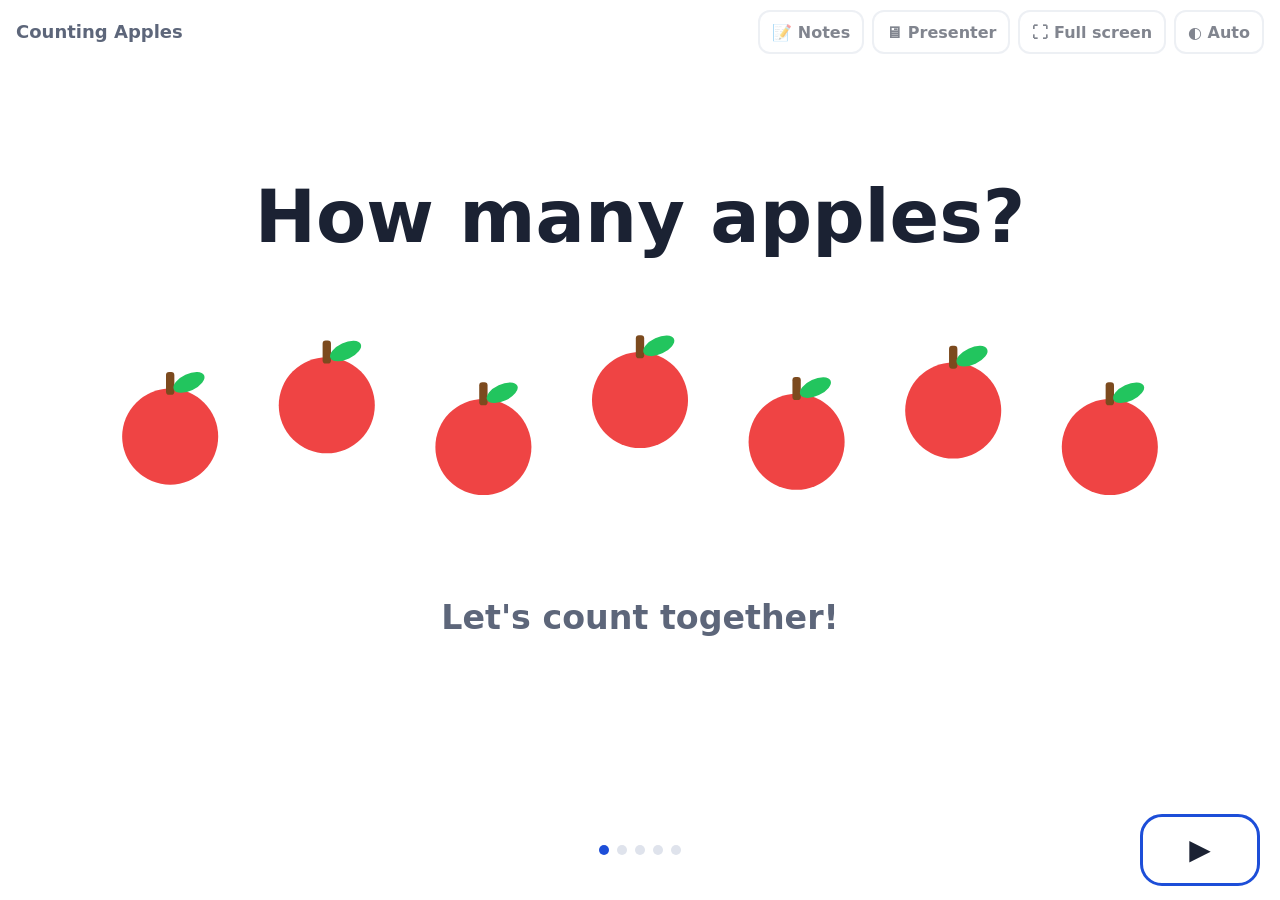
<file: classroom-starter-kit/examples/count-apples.html>
<!DOCTYPE html>
<html lang="en">
<head>
<meta charset="UTF-8">
<meta name="viewport" content="width=device-width, initial-scale=1, viewport-fit=cover">
<title>Counting Apples</title>
<style>
  /* Screen activities: teacher-led, projected or on a smartboard. Big, high-contrast, few words. */
  :root {
    /* School colors: set these from about-my-class.md. Used only as accents. */
    --brand: #1d4ed8; --brand-ink: #ffffff; --brand-soft: #e6eefe; --accent2: #f59e0b;
    --bg: #fbfaf7; --card: #ffffff; --ink: #1b2233; --muted: #5d667a; --line: #dfe3ec;
    --good: #15803d; --good-soft: #e4f6ea; --try: #b45309; --try-soft: #fff4e0;
    --c1: #ef4444; --c2: #3b82f6; --c3: #22c55e; --c4: #f59e0b; --c5: #a855f7;
  }
  @media (prefers-color-scheme: dark) {
    :root:not([data-theme="light"]) { --bg: #10151f; --card: #1b2333; --ink: #f1f4fa; --muted: #a6afc2; --line: #313b50; --brand-soft: #22304d; --good-soft: #163522; --try-soft: #3a2a10; }
  }
  :root[data-theme="dark"] { --bg: #10151f; --card: #1b2333; --ink: #f1f4fa; --muted: #a6afc2; --line: #313b50; --brand-soft: #22304d; --good-soft: #163522; --try-soft: #3a2a10; }
  * { box-sizing: border-box; }
  html, body { margin: 0; height: 100%; }
  body { background: var(--bg); color: var(--ink); font: 600 clamp(22px, 2.6vw, 40px)/1.35 "Comic Sans MS", "Chalkboard SE", "Segoe UI", system-ui, sans-serif; -webkit-text-size-adjust: 100%; }
  button { font: inherit; color: inherit; touch-action: manipulation; -webkit-tap-highlight-color: transparent; cursor: pointer; }
  .topbar { position: fixed; top: 0; left: 0; right: 0; display: flex; justify-content: space-between; align-items: center; gap: 10px; padding: 10px 16px; z-index: 5; }
  .topbar .title { font-size: 18px; color: var(--muted); font-family: system-ui, sans-serif; }
  .topbar .tools { display: flex; gap: 8px; }
  .tool { min-height: 44px; min-width: 44px; padding: 0 12px; border-radius: 12px; border: 2px solid var(--line); background: var(--card); font: 600 16px system-ui, sans-serif; }
  .stage { min-height: 100%; min-height: 100dvh; display: flex; align-items: center; justify-content: center; padding: 72px 24px 120px; }
  .slide { display: none; width: 100%; max-width: 1400px; text-align: center; }
  .slide.active { display: block; animation: pop .25s ease-out; }
  @keyframes pop { from { opacity: 0; transform: scale(.98); } to { opacity: 1; transform: none; } }
  h1 { font-size: min(2.2em, 9vh); line-height: 1.1; margin: 0 0 .3em; }
  h2 { font-size: min(1.6em, 7vh); line-height: 1.15; margin: 0 0 .4em; }
  .big { font-size: min(3.5em, 12vh); font-weight: 800; line-height: 1; }
  .huge { font-size: min(6em, 17vh); font-weight: 800; line-height: 1; }
  .muted { color: var(--muted); }
  .brand-bar { height: 10px; width: 160px; border-radius: 99px; background: var(--brand); margin: 0 auto .6em; box-shadow: 60px 0 0 var(--accent2); }
  svg { max-width: 100%; height: auto; max-height: 36vh; }
  .topbar svg, .tool svg { max-height: none; }
  svg text { fill: var(--ink); font-family: inherit; }
  /* Builds: .reveal items appear one at a time on Next (like PowerPoint animations) */
  .reveal { visibility: hidden; opacity: 0; transition: opacity .3s; }
  .reveal.show { visibility: visible; opacity: 1; }
  /* Tap-to-count: tap each [data-count] item; it gets the next number */
  [data-count] { cursor: pointer; }
  .count-badge { font-weight: 800; }
  .counter { display: inline-block; min-width: 2.2em; padding: .1em .5em; border-radius: .4em; background: var(--brand-soft); border: 4px solid var(--brand); font-size: 1.6em; }
  /* Choice buttons for whole-class answers (tap = show if right) */
  .choices { display: flex; flex-wrap: wrap; gap: 20px; justify-content: center; margin-top: .6em; }
  .choice { min-width: 140px; min-height: 120px; padding: 10px 28px; border-radius: 28px; border: 5px solid var(--line); background: var(--card); font-size: 1.8em; font-weight: 800; }
  .choice.right { border-color: var(--good); background: var(--good-soft); }
  .choice.try { border-color: var(--try); background: var(--try-soft); }
  .say { margin-top: .5em; font-size: 1.1em; min-height: 1.4em; }
  .bottom { position: fixed; left: 0; right: 0; bottom: 0; display: flex; justify-content: space-between; align-items: center; gap: 16px; padding: 14px 20px calc(14px + env(safe-area-inset-bottom)); }
  .nav { min-width: 120px; min-height: 72px; border-radius: 22px; border: none; font-size: 28px; font-weight: 800; padding: 0 28px; }
  .nav.next { background: var(--brand); color: var(--brand-ink); }
  .nav.back { background: var(--card); border: 3px solid var(--line); }
  .dots { display: flex; gap: 8px; flex-wrap: wrap; justify-content: center; }
  .dots span { width: 14px; height: 14px; border-radius: 50%; background: var(--line); }
  .dots span.on { background: var(--brand); }
  /* Teacher notes: hidden for the class, shown with ?teacher at the end of the address */
  .notes { display: none; }
  body.teacher .notes { display: block; margin: 1em auto 0; max-width: 1100px; text-align: left; font: 500 18px/1.45 system-ui, sans-serif; background: var(--try-soft); border-left: 6px solid var(--try); border-radius: 12px; padding: 12px 16px; }
  body.teacher .reveal { visibility: visible; opacity: 1; }
  @media print { .topbar, .bottom { display: none; } .slide { display: block !important; page-break-after: always; } .reveal { visibility: visible; opacity: 1; } }
  /* ---- Notes drawer (board): a quick peek at this slide's talking points ---- */
  .notes-drawer { display: none; position: fixed; left: 50%; transform: translateX(-50%); bottom: 104px; width: min(900px, calc(100% - 32px)); max-height: 45vh; overflow: auto; z-index: 6;
    background: var(--card); border: 3px solid var(--try); border-radius: 16px; padding: 12px 18px; text-align: left; font: 500 20px/1.45 system-ui, sans-serif; box-shadow: 0 8px 30px rgba(0,0,0,.25); }
  .notes-drawer.open { display: block; }
  .notes-drawer b:first-child { display: block; color: var(--try); font-size: 15px; text-transform: uppercase; letter-spacing: .05em; margin-bottom: 4px; }
  .notes ul, .notes-drawer ul, .pv-notes ul, .script-notes ul { margin: .3em 0; padding-left: 1.2em; }
  .say-line { font-weight: 700; }
  .ref { color: var(--muted); font-size: .85em; }

  /* ---- Presenter view (?presenter): for the teacher's laptop ---- */
  body.presenter { font: 500 18px/1.45 system-ui, -apple-system, "Segoe UI", sans-serif; overflow: hidden; }
  body.presenter .topbar, body.presenter .bottom { display: none; }
  .pv { position: fixed; inset: 0; display: grid; grid-template-rows: auto 1fr auto; gap: 10px; padding: 12px 16px; }
  .pv-top { display: flex; align-items: center; gap: 16px; flex-wrap: wrap; font-size: 16px; }
  .pv-title { font-weight: 800; font-size: 20px; } .pv-count { color: var(--muted); } .pv-clock { font-variant-numeric: tabular-nums; font-weight: 700; margin-left: auto; }
  .pv-status.on { color: var(--good); } .pv-status.off { color: var(--muted); }
  .pv-main { display: grid; grid-template-columns: minmax(0, 1fr) minmax(0, 1fr); gap: 16px; min-height: 0; }
  .pv-left { display: flex; flex-direction: column; gap: 6px; min-height: 0; }
  .pv-label { font-size: 13px; font-weight: 800; text-transform: uppercase; letter-spacing: .06em; color: var(--muted); }
  .frame { position: relative; width: 100%; aspect-ratio: 16 / 9; overflow: hidden; border: 2px solid var(--line); border-radius: 12px; background: var(--bg); }
  .frame.small { width: 55%; }
  .frame-inner { position: absolute; top: 0; left: 0; width: 1600px; height: 900px; transform-origin: top left; display: flex; align-items: center; justify-content: center; font: 600 40px/1.35 "Comic Sans MS", "Chalkboard SE", "Segoe UI", system-ui, sans-serif; pointer-events: none; }
  .frame-inner .slide { display: block; animation: none; padding: 30px; }
  .frame-inner svg { max-height: 330px; }
  .frame-inner h1 { font-size: 88px; } .frame-inner h2 { font-size: 64px; } .frame-inner .big { font-size: 130px; } .frame-inner .huge { font-size: 180px; }
  .frame-inner .reveal { transition: none; }
  .frame-inner .end { font-size: 60px; color: var(--muted); }
  .pv-notes { font-size: 24px; line-height: 1.5; overflow: auto; height: 100%; background: var(--card); border: 2px solid var(--line); border-radius: 12px; padding: 14px 18px; }
  .pv-nav { display: flex; align-items: center; justify-content: space-between; gap: 12px; }
  .pv-tip { color: var(--muted); font-size: 14px; text-align: center; }
  @media (max-width: 800px) { .pv { position: static; } body.presenter { overflow: auto; } .pv-main { grid-template-columns: 1fr; } }

  /* ---- Script card (?script): every slide with its notes, printable ---- */
  body.script { font: 500 15px/1.45 system-ui, -apple-system, "Segoe UI", sans-serif; }
  body.script .topbar, body.script .bottom { display: none; }
  .script-wrap { max-width: 1000px; margin: 0 auto; padding: 20px 16px; }
  .script-title { font-size: 24px; margin: 0; } .script-sub { color: var(--muted); margin: 2px 0 14px; }
  .script-row { display: grid; grid-template-columns: 300px 1fr; gap: 14px; border-top: 1px solid var(--line); padding: 10px 0; break-inside: avoid; }
  .thumb { position: relative; width: 300px; height: 169px; overflow: hidden; border: 1px solid var(--line); border-radius: 8px; background: var(--bg); }
  .thumb-inner { position: absolute; top: 0; left: 0; width: 1600px; height: 900px; transform: scale(.1875); transform-origin: top left; display: flex; align-items: center; justify-content: center; font: 600 40px/1.35 "Comic Sans MS", "Chalkboard SE", "Segoe UI", system-ui, sans-serif; }
  .thumb-inner .slide { display: block; animation: none; } .thumb-inner svg { max-height: 330px; }
  .thumb-inner h1 { font-size: 88px; } .thumb-inner h2 { font-size: 64px; } .thumb-inner .big { font-size: 130px; } .thumb-inner .huge { font-size: 180px; }
  .script-notes .num { font-weight: 800; font-size: 13px; text-transform: uppercase; letter-spacing: .05em; color: var(--muted); }
  @media print { body.script .script-row { page-break-inside: avoid; } body.script .slide { page-break-after: auto; } }
  @media (max-width: 640px) { .script-row { grid-template-columns: 1fr; } }

  /* ---- Calm style (build with --calm): low visual load, matches simple curriculum slides ---- */
  body.calm { --bg: #ffffff; font-family: "Century Gothic", "Avenir", "Segoe UI", system-ui, sans-serif; }
  :root[data-theme="dark"] body.calm { --bg: #111620; }
  @media (prefers-color-scheme: dark) { :root:not([data-theme="light"]) body.calm { --bg: #111620; } }
  body.calm .slide.active { animation: none; }
  body.calm .reveal { transition: none; }
  body.calm .brand-bar { display: none; }
  body.calm .topbar .tool { opacity: .55; } body.calm .topbar .tool:hover, body.calm .topbar .tool:focus { opacity: 1; }
  body.calm .dots span { width: 10px; height: 10px; }
  body.calm .nav.next { background: var(--card); color: var(--ink); border: 3px solid var(--brand); }
  body.calm .choice { border-width: 4px; }

</style>
</head>
<body class="calm">
<div class="topbar"><span class="title">Counting Apples</span><span class="tools"><button class="tool" id="notesBtn" aria-label="Show my notes" title="Show my notes (N)">📝 Notes</button><button class="tool" id="presBtn" aria-label="Presenter view" title="Open presenter view on this computer">🖥 Presenter</button><button class="tool" id="fsBtn" aria-label="Full screen">⛶ Full screen</button><button class="tool" id="themeBtn" aria-label="Light or dark">◐ Auto</button></span></div>
<main class="stage">
<section class="slide">
  <div class="brand-bar"></div>
  <h1>How many apples?</h1>
  <svg viewBox="0 0 1180 260" aria-label="Seven apples"><g ><circle cx="140" cy="150" r="46" style="fill:var(--c1)"/><rect x="136" y="88" width="8" height="22" rx="3" style="fill:#7c4a1e"/><ellipse cx="158" cy="98" rx="16" ry="8" transform="rotate(-25 158 98)" style="fill:var(--c3)"/></g><g ><circle cx="290" cy="120" r="46" style="fill:var(--c1)"/><rect x="286" y="58" width="8" height="22" rx="3" style="fill:#7c4a1e"/><ellipse cx="308" cy="68" rx="16" ry="8" transform="rotate(-25 308 68)" style="fill:var(--c3)"/></g><g ><circle cx="440" cy="160" r="46" style="fill:var(--c1)"/><rect x="436" y="98" width="8" height="22" rx="3" style="fill:#7c4a1e"/><ellipse cx="458" cy="108" rx="16" ry="8" transform="rotate(-25 458 108)" style="fill:var(--c3)"/></g><g ><circle cx="590" cy="115" r="46" style="fill:var(--c1)"/><rect x="586" y="53" width="8" height="22" rx="3" style="fill:#7c4a1e"/><ellipse cx="608" cy="63" rx="16" ry="8" transform="rotate(-25 608 63)" style="fill:var(--c3)"/></g><g ><circle cx="740" cy="155" r="46" style="fill:var(--c1)"/><rect x="736" y="93" width="8" height="22" rx="3" style="fill:#7c4a1e"/><ellipse cx="758" cy="103" rx="16" ry="8" transform="rotate(-25 758 103)" style="fill:var(--c3)"/></g><g ><circle cx="890" cy="125" r="46" style="fill:var(--c1)"/><rect x="886" y="63" width="8" height="22" rx="3" style="fill:#7c4a1e"/><ellipse cx="908" cy="73" rx="16" ry="8" transform="rotate(-25 908 73)" style="fill:var(--c3)"/></g><g ><circle cx="1040" cy="160" r="46" style="fill:var(--c1)"/><rect x="1036" y="98" width="8" height="22" rx="3" style="fill:#7c4a1e"/><ellipse cx="1058" cy="108" rx="16" ry="8" transform="rotate(-25 1058 108)" style="fill:var(--c3)"/></g></svg>
  <p class="muted">Let's count together!</p>
  <div class="notes"><p class="say-line">Say: "How many apples do you think there are?"</p><ul><li>Take 2–3 guesses before counting.</li><li>Tap ▶, press →, or click your remote to go on.</li></ul><p class="ref">Curriculum link goes here, e.g., Unit 3, Lesson 4, manual p. 52</p></div>
</section>

<section class="slide">
  <h2>Tap each apple as we count</h2>
  <svg viewBox="0 0 1180 260" aria-label="Seven apples to tap"><g data-count><circle cx="140" cy="150" r="46" style="fill:var(--c1)"/><rect x="136" y="88" width="8" height="22" rx="3" style="fill:#7c4a1e"/><ellipse cx="158" cy="98" rx="16" ry="8" transform="rotate(-25 158 98)" style="fill:var(--c3)"/></g><g data-count><circle cx="290" cy="120" r="46" style="fill:var(--c1)"/><rect x="286" y="58" width="8" height="22" rx="3" style="fill:#7c4a1e"/><ellipse cx="308" cy="68" rx="16" ry="8" transform="rotate(-25 308 68)" style="fill:var(--c3)"/></g><g data-count><circle cx="440" cy="160" r="46" style="fill:var(--c1)"/><rect x="436" y="98" width="8" height="22" rx="3" style="fill:#7c4a1e"/><ellipse cx="458" cy="108" rx="16" ry="8" transform="rotate(-25 458 108)" style="fill:var(--c3)"/></g><g data-count><circle cx="590" cy="115" r="46" style="fill:var(--c1)"/><rect x="586" y="53" width="8" height="22" rx="3" style="fill:#7c4a1e"/><ellipse cx="608" cy="63" rx="16" ry="8" transform="rotate(-25 608 63)" style="fill:var(--c3)"/></g><g data-count><circle cx="740" cy="155" r="46" style="fill:var(--c1)"/><rect x="736" y="93" width="8" height="22" rx="3" style="fill:#7c4a1e"/><ellipse cx="758" cy="103" rx="16" ry="8" transform="rotate(-25 758 103)" style="fill:var(--c3)"/></g><g data-count><circle cx="890" cy="125" r="46" style="fill:var(--c1)"/><rect x="886" y="63" width="8" height="22" rx="3" style="fill:#7c4a1e"/><ellipse cx="908" cy="73" rx="16" ry="8" transform="rotate(-25 908 73)" style="fill:var(--c3)"/></g><g data-count><circle cx="1040" cy="160" r="46" style="fill:var(--c1)"/><rect x="1036" y="98" width="8" height="22" rx="3" style="fill:#7c4a1e"/><ellipse cx="1058" cy="108" rx="16" ry="8" transform="rotate(-25 1058 108)" style="fill:var(--c3)"/></g></svg>
  <p>We counted <span class="counter">0</span></p>
  <button class="tool" data-reset>↺ Count again</button>
  <div class="notes"><p class="say-line">Say: "Let's count together. Touch each apple only once."</p><ul><li>Invite one child to the board to tap while everyone counts out loud.</li><li>Look for one tap = one number.</li><li>"↺ Count again" starts over for the next helper.</li></ul></div>
</section>

<section class="slide">
  <h2>Which number shows how many apples?</h2>
  <div class="choices" data-yes="Yes! 7 apples!" data-no="Let's count again!">
    <button class="choice">6</button><button class="choice" data-right>7</button><button class="choice">8</button>
  </div>
  <p class="say"></p>
  <div class="notes"><p class="say-line">Say: "Which number tells how many apples?"</p><ul><li>Fingers up first, then a helper taps.</li><li>Answer: <b>7</b>.</li></ul></div>
</section>

<section class="slide">
  <h2>5 apples and 2 more</h2>
  <div style="display:flex;flex-wrap:wrap;justify-content:center;align-items:center;gap:20px">
    <svg viewBox="0 0 640 220" style="width:min(48%,560px)" aria-label="Five apples"><g ><circle cx="110" cy="110" r="46" style="fill:var(--c1)"/><rect x="106" y="48" width="8" height="22" rx="3" style="fill:#7c4a1e"/><ellipse cx="128" cy="58" rx="16" ry="8" transform="rotate(-25 128 58)" style="fill:var(--c3)"/></g><g ><circle cx="230" cy="110" r="46" style="fill:var(--c1)"/><rect x="226" y="48" width="8" height="22" rx="3" style="fill:#7c4a1e"/><ellipse cx="248" cy="58" rx="16" ry="8" transform="rotate(-25 248 58)" style="fill:var(--c3)"/></g><g ><circle cx="350" cy="110" r="46" style="fill:var(--c1)"/><rect x="346" y="48" width="8" height="22" rx="3" style="fill:#7c4a1e"/><ellipse cx="368" cy="58" rx="16" ry="8" transform="rotate(-25 368 58)" style="fill:var(--c3)"/></g><g ><circle cx="470" cy="110" r="46" style="fill:var(--c1)"/><rect x="466" y="48" width="8" height="22" rx="3" style="fill:#7c4a1e"/><ellipse cx="488" cy="58" rx="16" ry="8" transform="rotate(-25 488 58)" style="fill:var(--c3)"/></g><g ><circle cx="590" cy="110" r="46" style="fill:var(--c1)"/><rect x="586" y="48" width="8" height="22" rx="3" style="fill:#7c4a1e"/><ellipse cx="608" cy="58" rx="16" ry="8" transform="rotate(-25 608 58)" style="fill:var(--c3)"/></g></svg>
    <span class="big reveal">+</span>
    <svg viewBox="0 0 280 220" style="width:min(22%,240px)" class="reveal" aria-label="Two apples"><g ><circle cx="110" cy="110" r="46" style="fill:var(--c1)"/><rect x="106" y="48" width="8" height="22" rx="3" style="fill:#7c4a1e"/><ellipse cx="128" cy="58" rx="16" ry="8" transform="rotate(-25 128 58)" style="fill:var(--c3)"/></g><g ><circle cx="230" cy="110" r="46" style="fill:var(--c1)"/><rect x="226" y="48" width="8" height="22" rx="3" style="fill:#7c4a1e"/><ellipse cx="248" cy="58" rx="16" ry="8" transform="rotate(-25 248 58)" style="fill:var(--c3)"/></g></svg>
  </div>
  <p class="huge reveal">5 + 2 = 7</p>
  <div class="notes"><p class="say-line">Say: "Here are 5 apples. Now 2 more come."</p><ul><li>Each ▶ adds one piece: the plus, the 2 apples, then the number sentence.</li><li>◀ takes the last piece away.</li></ul></div>
</section>

<section class="slide">
  <h1>Show me 7 on your fingers!</h1>
  <p class="big">7</p>
  <div class="notes"><p class="say-line">Say: "Show me 7 on your fingers!"</p><ul><li>Scan for 5 on one hand and 2 on the other.</li></ul></div>
</section>

</main>
<nav class="bottom"><button class="nav back" id="backBtn" aria-label="Back">◀</button><div class="dots" id="dots"></div><button class="nav next" id="nextBtn" aria-label="Next">▶</button></nav>
<script>
// Screen-activity engine. Works with touch (smartboard, iPad), mouse, keyboard arrows, or a presentation clicker.
// Page markup: <main class="stage"> with <section class="slide"> children. Inside a slide:
//   .reveal                        appears one at a time on Next (like PowerPoint builds)
//   [data-count]                   kids tap to number it 1, 2, 3...; the slide's .counter shows the total
//   .choices > .choice[data-right] tap: the right one turns green, others say "try again"
//   .notes                         teacher talking points (never shown to the class by default)
// Ways to open the same file:
//   normal              the board. 📝 pops this slide's notes up for a moment (or press N).
//   ?presenter          presenter view for the teacher's laptop: notes, current + next slide, timer.
//                       It opens/controls the board window; tapping ▶ on either one moves both.
//   ?script             a printable script card: every slide, small, with its notes beside it.
//   ?teacher            preview: every slide's notes shown under it.
(function () {
  var root = document.documentElement, body = document.body, q = location.search;
  var MODE = /[?&]presenter\b/.test(q) ? 'presenter' : /[?&]script\b/.test(q) ? 'script' : /[?&]teacher\b/.test(q) ? 'teacher' : 'board';
  var slides = Array.prototype.slice.call(document.querySelectorAll('.slide'));
  var notesOf = slides.map(function (s) { var n = s.querySelector('.notes'); return n ? n.innerHTML : '<span class="muted">No notes for this slide.</span>'; });
  var cur = 0;

  // ---------- Theme + full screen ----------
  var modes = ['auto', 'light', 'dark'], mode = 'auto', themeBtn = document.getElementById('themeBtn');
  try { mode = localStorage.getItem('kit-theme') || 'auto'; } catch (e) {}
  function applyTheme() { if (mode === 'auto') root.removeAttribute('data-theme'); else root.setAttribute('data-theme', mode); if (themeBtn) themeBtn.textContent = mode === 'dark' ? '☾ Dark' : (mode === 'light' ? '☀ Light' : '◐ Auto'); }
  if (themeBtn) themeBtn.addEventListener('click', function () { mode = modes[(modes.indexOf(mode) + 1) % 3]; try { localStorage.setItem('kit-theme', mode); } catch (e) {} applyTheme(); });
  applyTheme();
  var fsBtn = document.getElementById('fsBtn');
  if (fsBtn) fsBtn.addEventListener('click', function () {
    var d = document, el = d.documentElement;
    if (d.fullscreenElement || d.webkitFullscreenElement) (d.exitFullscreen || d.webkitExitFullscreen).call(d);
    else if (el.requestFullscreen || el.webkitRequestFullscreen) (el.requestFullscreen || el.webkitRequestFullscreen).call(el);
  });

  // ---------- Slide state: which slide, and how many reveals are showing ----------
  function reveals(i) { return slides[i].querySelectorAll('.reveal'); }
  function shownCount(i) { return slides[i].querySelectorAll('.reveal.show').length; }
  function setShown(i, k) { Array.prototype.forEach.call(reveals(i), function (r, j) { r.classList.toggle('show', j < k); }); }
  var listeners = [];
  function changed(fromRemote) { listeners.forEach(function (f) { f(fromRemote); }); }
  function next() {
    var k = shownCount(cur);
    if (k < reveals(cur).length) setShown(cur, k + 1);
    else if (cur < slides.length - 1) cur++;
    else return;
    changed(false);
  }
  function back() {
    var k = shownCount(cur);
    if (k > 0) setShown(cur, k - 1);
    else if (cur > 0) cur--;
    else return;
    changed(false);
  }
  function setState(c, k) { cur = Math.max(0, Math.min(slides.length - 1, c)); setShown(cur, k); changed(true); }
  document.addEventListener('keydown', function (e) {
    if (e.target.matches && e.target.matches('input, textarea')) return;
    if (['ArrowRight', 'PageDown', ' ', 'Enter'].indexOf(e.key) >= 0) { e.preventDefault(); next(); }
    if (['ArrowLeft', 'PageUp', 'Backspace'].indexOf(e.key) >= 0) { e.preventDefault(); back(); }
    if ((e.key === 'n' || e.key === 'N') && MODE === 'board' && window.kitToggleNotes) window.kitToggleNotes();
  });

  // ---------- Two windows talking: presenter <-> board (works from a plain file, no internet) ----------
  var peer = null;
  function send(msg) { try { if (peer && !peer.closed) peer.postMessage(msg, '*'); } catch (e) {} }
  window.addEventListener('message', function (e) {
    var d = e.data || {};
    if (!d.kit) return;
    if (!peer) peer = e.source;
    if (d.kit === 'state') setState(d.cur, d.shown);
    if (d.kit === 'hello') send({ kit: 'state', cur: cur, shown: shownCount(cur) });
    if (d.kit === 'bye' && window.kitStatus) window.kitStatus(false);
  });
  listeners.push(function (fromRemote) { if (!fromRemote) send({ kit: 'state', cur: cur, shown: shownCount(cur) }); });
  window.addEventListener('beforeunload', function () { send({ kit: 'bye' }); });
  function baseURL() { return location.href.split('?')[0].split('#')[0]; }

  // ---------- Tap-to-count and whole-class choices (board) ----------
  slides.forEach(function (s) {
    var n = 0, items = s.querySelectorAll('[data-count]'), out = s.querySelector('.counter');
    Array.prototype.forEach.call(items, function (it) {
      it.addEventListener('click', function () {
        if (it.getAttribute('data-counted')) return;
        n++; it.setAttribute('data-counted', n);
        var bb = it.getBBox ? it.getBBox() : null;
        if (bb && it.ownerSVGElement) {
          var t = document.createElementNS('http://www.w3.org/2000/svg', 'text');
          t.setAttribute('x', bb.x + bb.width / 2); t.setAttribute('y', bb.y + bb.height / 2 + 14);
          t.setAttribute('text-anchor', 'middle'); t.setAttribute('font-size', 40); t.setAttribute('class', 'count-badge');
          t.setAttribute('style', 'fill:#fff;stroke:#000;stroke-width:1.5;paint-order:stroke'); t.textContent = n;
          it.parentNode.appendChild(t);
        } else { it.textContent = n; }
        if (out) out.textContent = n;
      });
    });
    var reset = s.querySelector('[data-reset]');
    if (reset) reset.addEventListener('click', function () {
      n = 0; if (out) out.textContent = '0';
      Array.prototype.forEach.call(items, function (it) { it.removeAttribute('data-counted'); });
      Array.prototype.forEach.call(s.querySelectorAll('.count-badge'), function (b) { b.remove(); });
    });
  });
  document.querySelectorAll('.choices').forEach(function (g) {
    var say = g.parentNode.querySelector('.say');
    g.querySelectorAll('.choice').forEach(function (b) {
      b.addEventListener('click', function () {
        var ok = b.hasAttribute('data-right');
        b.classList.add(ok ? 'right' : 'try');
        if (say) say.textContent = ok ? (g.getAttribute('data-yes') || 'Yes!') : (g.getAttribute('data-no') || 'Try again!');
      });
    });
  });

  // =====================================================================
  if (MODE === 'board' || MODE === 'teacher') {
    if (MODE === 'teacher') body.classList.add('teacher');
    var nextBtn = document.getElementById('nextBtn'), backBtn = document.getElementById('backBtn'), dots = document.getElementById('dots');
    slides.forEach(function () { dots.appendChild(document.createElement('span')); });
    nextBtn.addEventListener('click', next); backBtn.addEventListener('click', back);
    // Notes drawer: pops up this slide's notes on the board, for a quick peek
    var drawer = document.createElement('div'); drawer.className = 'notes-drawer'; drawer.setAttribute('aria-live', 'polite'); body.appendChild(drawer);
    var notesBtn = document.getElementById('notesBtn');
    var drawerToggle = function () { drawer.classList.toggle('open'); drawer.innerHTML = '<b>Notes · slide ' + (cur + 1) + '</b>' + notesOf[cur]; };
    window.kitToggleNotes = drawerToggle;
    if (notesBtn) notesBtn.addEventListener('click', drawerToggle);
    drawer.addEventListener('click', drawerToggle);
    var presBtn = document.getElementById('presBtn');
    if (presBtn) presBtn.addEventListener('click', function () {
      var w = window.open(baseURL() + '?presenter', 'kit-presenter', 'width=1200,height=800');
      if (w) { peer = w; } else alert('Your browser blocked the presenter window. Allow pop-ups for this file, then tap again.');
    });
    if (window.opener) { peer = window.opener; send({ kit: 'hello' }); }
    var render = function () {
      slides.forEach(function (s, i) { s.classList.toggle('active', i === cur); });
      Array.prototype.forEach.call(dots.children, function (d, i) { d.classList.toggle('on', i === cur); });
      backBtn.style.visibility = cur === 0 && !shownCount(0) ? 'hidden' : 'visible';
      nextBtn.style.visibility = cur === slides.length - 1 && shownCount(cur) === reveals(cur).length ? 'hidden' : 'visible';
      if (drawer.classList.contains('open')) drawer.innerHTML = '<b>Notes · slide ' + (cur + 1) + '</b>' + notesOf[cur];
    };
    listeners.push(render); render();
  }

  // =====================================================================
  if (MODE === 'script') {
    body.classList.add('script');
    var title = document.title;
    var wrap = document.createElement('div'); wrap.className = 'script-wrap';
    wrap.innerHTML = '<h1 class="script-title">' + title + ' · Script card</h1><p class="script-sub">Each slide with its talking points. Print this, or keep it open on your laptop.</p>';
    slides.forEach(function (s, i) {
      var row = document.createElement('div'); row.className = 'script-row';
      var thumb = document.createElement('div'); thumb.className = 'thumb'; var inner = document.createElement('div'); inner.className = 'thumb-inner';
      var c = s.cloneNode(true); c.classList.add('active'); c.querySelectorAll('.reveal').forEach(function (r) { r.classList.add('show'); }); c.querySelectorAll('.notes').forEach(function (n) { n.remove(); });
      inner.appendChild(c); thumb.appendChild(inner);
      var n = document.createElement('div'); n.className = 'script-notes'; n.innerHTML = '<div class="num">Slide ' + (i + 1) + '</div>' + notesOf[i];
      row.appendChild(thumb); row.appendChild(n); wrap.appendChild(row);
    });
    document.querySelector('.stage').replaceWith(wrap);
  }

  // =====================================================================
  if (MODE === 'presenter') {
    body.classList.add('presenter');
    document.title = 'Presenter · ' + document.title;
    var pv = document.createElement('div'); pv.className = 'pv';
    pv.innerHTML =
      '<div class="pv-top"><span class="pv-title"></span><span class="pv-count"></span><span class="pv-clock" title="Time since you opened this">0:00</span>' +
      '<span class="pv-status"></span><button class="tool" id="openBoard">Open board window ↗</button></div>' +
      '<div class="pv-main"><div class="pv-left"><div class="pv-label">On the board now</div><div class="frame" id="nowFrame"><div class="frame-inner"></div></div>' +
      '<div class="pv-label">Next</div><div class="frame small" id="nextFrame"><div class="frame-inner"></div></div></div>' +
      '<div class="pv-right"><div class="pv-label">Talking points</div><div class="pv-notes" id="pvNotes"></div></div></div>' +
      '<div class="pv-nav"><button class="nav back" id="pvBack">◀ Back</button><span class="pv-tip">Tap ▶ here or on the board. Both move together.</span><button class="nav next" id="pvNext">Next ▶</button></div>';
    document.querySelector('.stage').replaceWith(pv);
    pv.querySelector('.pv-title').textContent = document.title.replace('Presenter · ', '');
    document.getElementById('pvBack').addEventListener('click', back);
    document.getElementById('pvNext').addEventListener('click', next);
    var statusEl = pv.querySelector('.pv-status');
    var setStatus = function (on) { statusEl.textContent = on ? '● Board connected' : '○ Board not connected'; statusEl.className = 'pv-status ' + (on ? 'on' : 'off'); };
    window.kitStatus = setStatus;
    document.getElementById('openBoard').addEventListener('click', function () {
      var w = window.open(baseURL(), 'kit-board', 'width=1280,height=760');
      if (w) { peer = w; setStatus(true); setTimeout(function () { send({ kit: 'state', cur: cur, shown: shownCount(cur) }); }, 600); }
      else alert('Your browser blocked the board window. Allow pop-ups for this file, then tap again.');
    });
    if (window.opener) { peer = window.opener; setStatus(true); send({ kit: 'hello' }); } else setStatus(false);
    window.addEventListener('message', function (e) { if (e.data && e.data.kit && e.data.kit !== 'bye') setStatus(true); });
    function fill(frameId, i, k) {
      var inner = document.querySelector('#' + frameId + ' .frame-inner'); inner.innerHTML = '';
      if (i >= slides.length) { inner.innerHTML = '<div class="end">End</div>'; return; }
      var c = slides[i].cloneNode(true); c.classList.add('active'); c.querySelectorAll('.notes').forEach(function (n) { n.remove(); });
      Array.prototype.forEach.call(c.querySelectorAll('.reveal'), function (r, j) { r.classList.toggle('show', j < k); });
      inner.appendChild(c);
    }
    function fit() { document.querySelectorAll('.frame').forEach(function (f) { f.querySelector('.frame-inner').style.transform = 'scale(' + (f.clientWidth / 1600) + ')'; }); }
    window.addEventListener('resize', fit);
    var renderP = function () {
      var k = shownCount(cur), total = reveals(cur).length;
      fill('nowFrame', cur, k);
      if (k < total) fill('nextFrame', cur, k + 1); else fill('nextFrame', cur + 1, 0);
      document.getElementById('pvNotes').innerHTML = notesOf[cur];
      pv.querySelector('.pv-count').textContent = 'Slide ' + (cur + 1) + ' of ' + slides.length + (total ? ' · step ' + k + ' of ' + total : '');
      fit();
    };
    listeners.push(renderP); renderP();
    var t0 = Date.now(), clock = pv.querySelector('.pv-clock');
    setInterval(function () { var s = Math.floor((Date.now() - t0) / 1000); clock.textContent = Math.floor(s / 60) + ':' + ('0' + s % 60).slice(-2); }, 1000);
  }
})();

</script>
</body>
</html>
</file>
